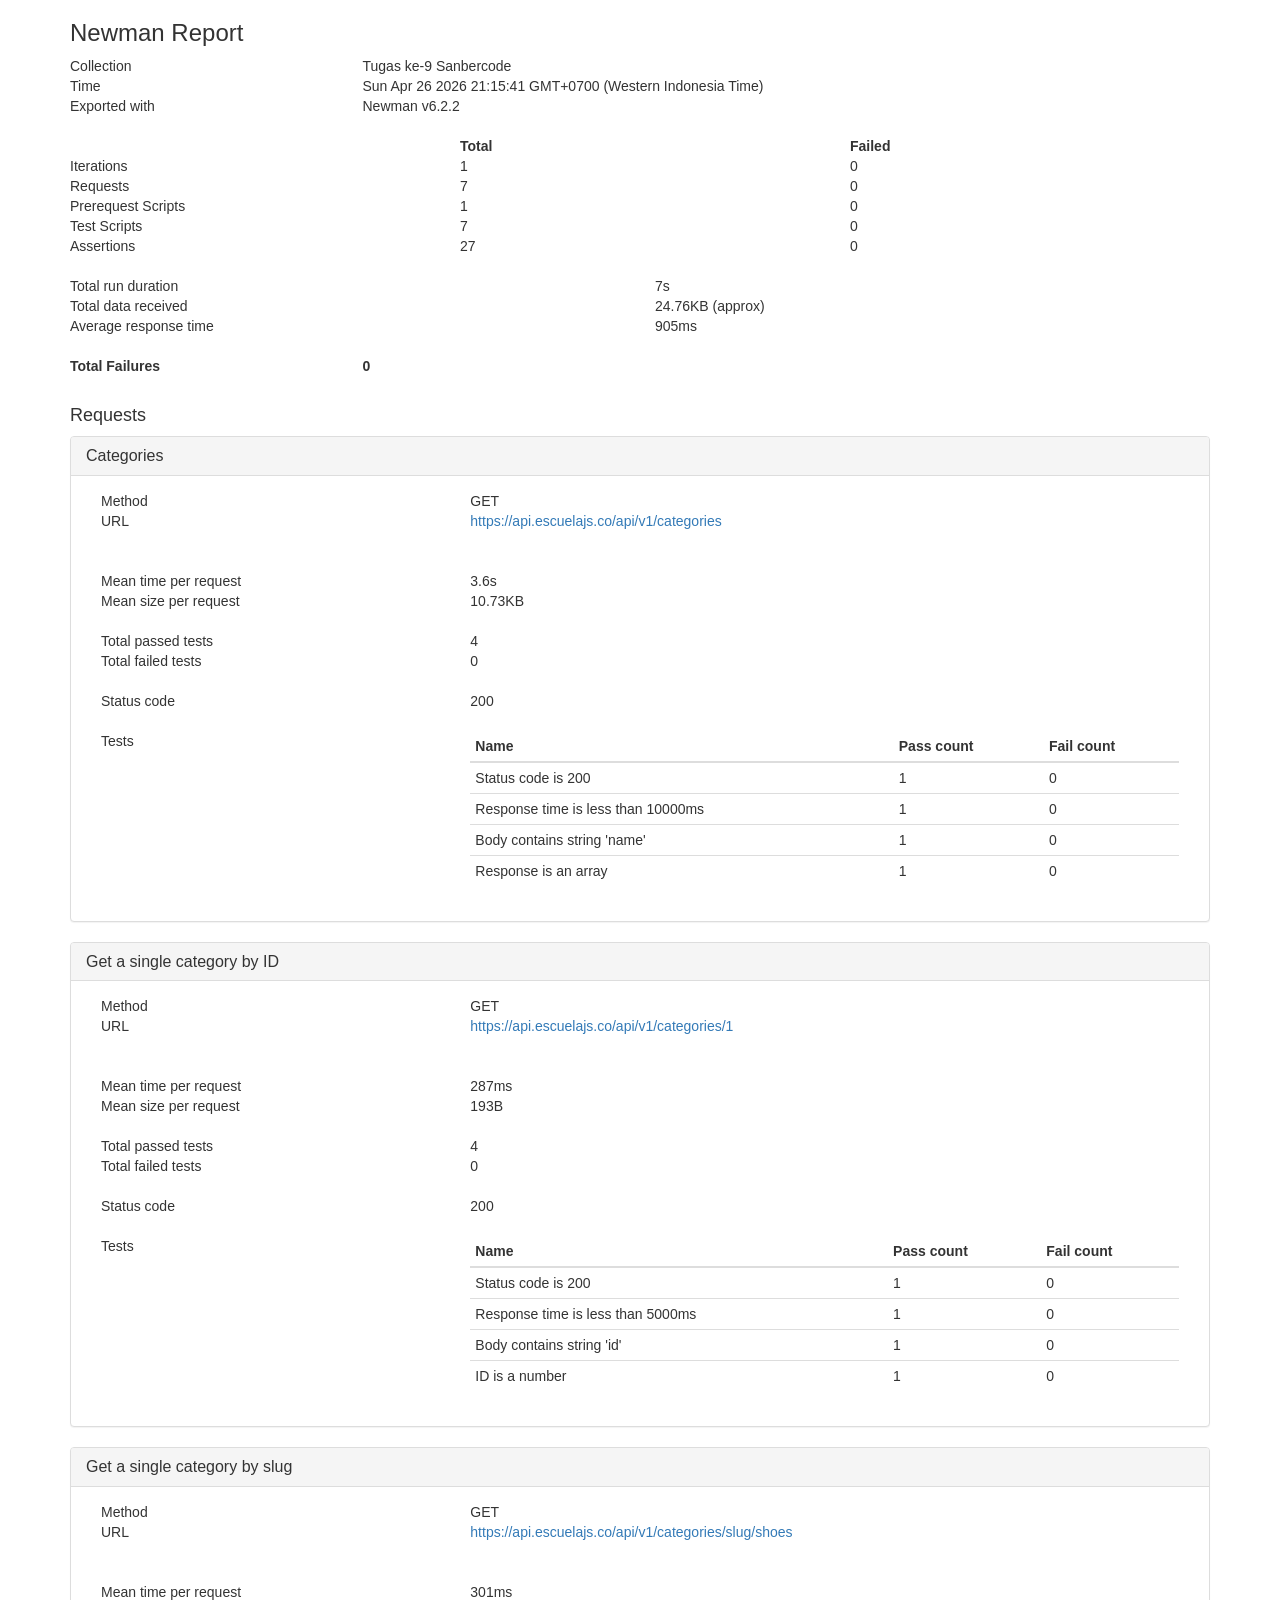
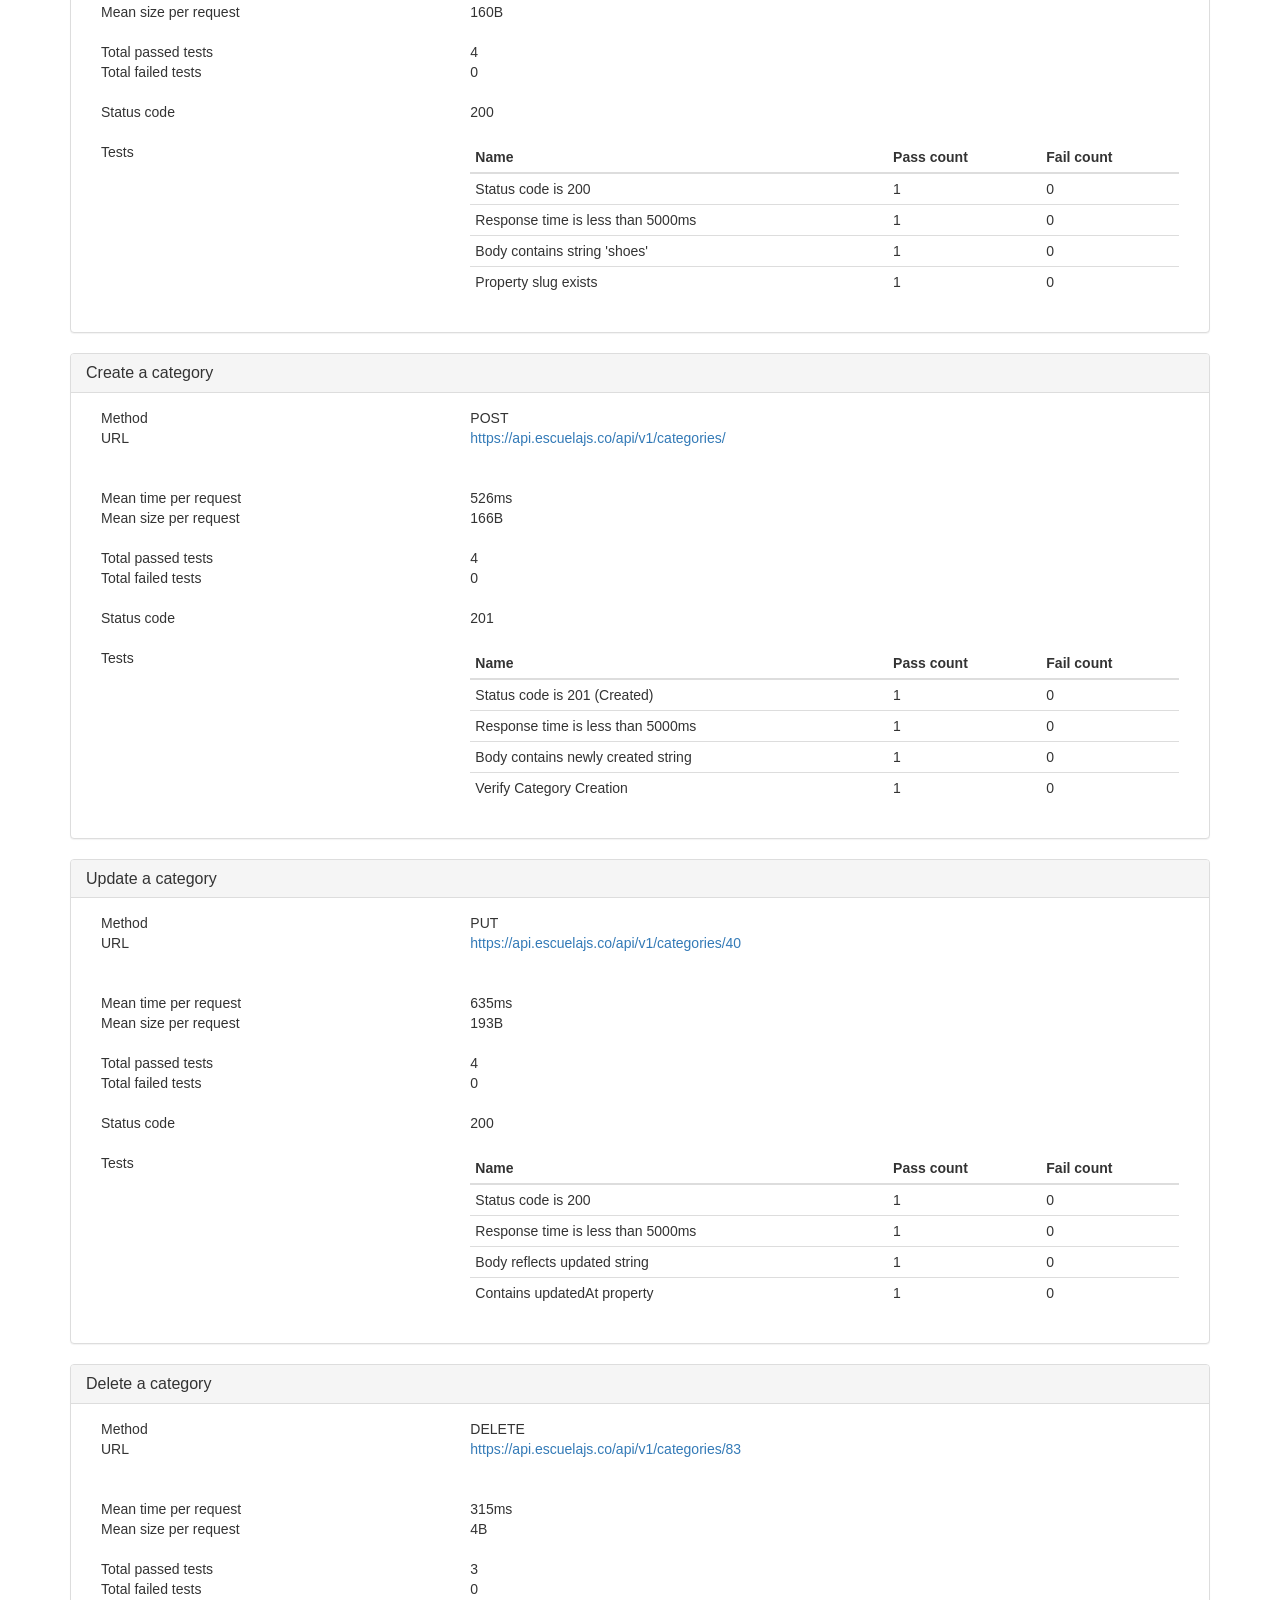
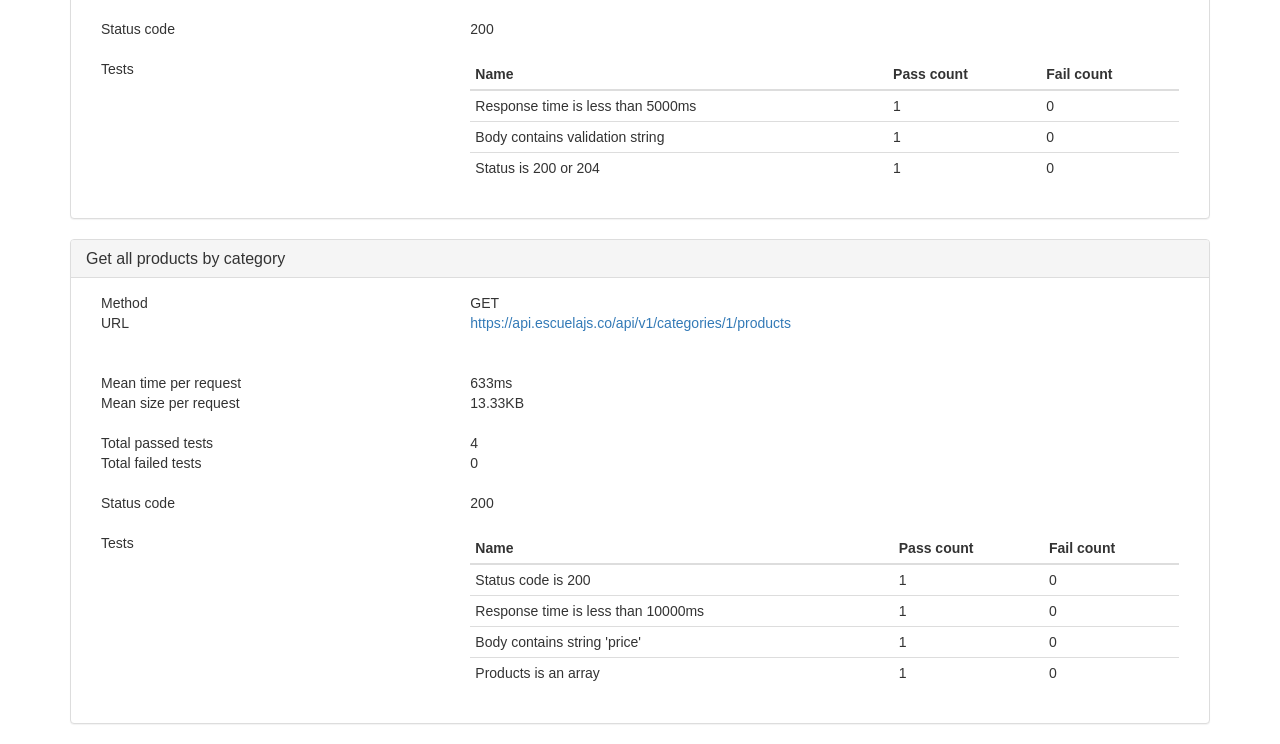
<file: API/report.html>
<!DOCTYPE html>
<html lang="en">
<head>
  <meta charset="UTF-8">
  <title>Postman Report</title>

  <style type="text/css">
        html{font-family:sans-serif;-webkit-text-size-adjust:100%;-ms-text-size-adjust:100%}body{margin:0}article,aside,details,figcaption,figure,footer,header,hgroup,main,menu,nav,section,summary{display:block}audio,canvas,progress,video{display:inline-block;vertical-align:baseline}audio:not([controls]){display:none;height:0}[hidden],template{display:none}a{background-color:transparent}a:active,a:hover{outline:0}abbr[title]{border-bottom:1px dotted}b,strong{font-weight:700}dfn{font-style:italic}h1{margin:.67em 0;font-size:2em}mark{color:#000;background:#ff0}small{font-size:80%}sub,sup{position:relative;font-size:75%;line-height:0;vertical-align:baseline}sup{top:-.5em}sub{bottom:-.25em}img{border:0}svg:not(:root){overflow:hidden}figure{margin:1em 40px}hr{height:0;-webkit-box-sizing:content-box;-moz-box-sizing:content-box;box-sizing:content-box}pre{overflow:auto}code,kbd,pre,samp{font-family:monospace,monospace;font-size:1em}button,input,optgroup,select,textarea{margin:0;font:inherit;color:inherit}button{overflow:visible}button,select{text-transform:none}button,html input[type=button],input[type=reset],input[type=submit]{-webkit-appearance:button;cursor:pointer}button[disabled],html input[disabled]{cursor:default}button::-moz-focus-inner,input::-moz-focus-inner{padding:0;border:0}input{line-height:normal}input[type=checkbox],input[type=radio]{-webkit-box-sizing:border-box;-moz-box-sizing:border-box;box-sizing:border-box;padding:0}input[type=number]::-webkit-inner-spin-button,input[type=number]::-webkit-outer-spin-button{height:auto}input[type=search]{-webkit-box-sizing:content-box;-moz-box-sizing:content-box;box-sizing:content-box;-webkit-appearance:textfield}input[type=search]::-webkit-search-cancel-button,input[type=search]::-webkit-search-decoration{-webkit-appearance:none}fieldset{padding:.35em .625em .75em;margin:0 2px;border:1px solid silver}legend{padding:0;border:0}textarea{overflow:auto}optgroup{font-weight:700}table{border-spacing:0;border-collapse:collapse}td,th{padding:0}/*! Source: https://github.com/h5bp/html5-boilerplate/blob/master/src/css/main.css */@media print{*,:before,:after{color:#000!important;text-shadow:none!important;background:transparent!important;-webkit-box-shadow:none!important;box-shadow:none!important}a,a:visited{text-decoration:underline}a[href]:after{content:" (" attr(href) ")"}abbr[title]:after{content:" (" attr(title) ")"}a[href^="#"]:after,a[href^="javascript:"]:after{content:""}pre,blockquote{border:1px solid #999;page-break-inside:avoid}thead{display:table-header-group}tr,img{page-break-inside:avoid}img{max-width:100%!important}p,h2,h3{orphans:3;widows:3}h2,h3{page-break-after:avoid}select{background:#fff!important}.navbar{display:none}.btn>.caret,.dropup>.btn>.caret{border-top-color:#000!important}.label{border:1px solid #000}.table{border-collapse:collapse!important}.table td,.table th{background-color:#fff!important}.table-bordered th,.table-bordered td{border:1px solid #ddd!important}}@font-face{font-family:'Glyphicons Halflings';src:url(../fonts/glyphicons-halflings-regular.eot);src:url(../fonts/glyphicons-halflings-regular.eot?#iefix) format('embedded-opentype'),url(../fonts/glyphicons-halflings-regular.woff) format('woff'),url(../fonts/glyphicons-halflings-regular.ttf) format('truetype'),url(../fonts/glyphicons-halflings-regular.svg#glyphicons_halflingsregular) format('svg')}.glyphicon{position:relative;top:1px;display:inline-block;font-family:'Glyphicons Halflings';font-style:normal;font-weight:400;line-height:1;-webkit-font-smoothing:antialiased;-moz-osx-font-smoothing:grayscale}.glyphicon-asterisk:before{content:"\2a"}.glyphicon-plus:before{content:"\2b"}.glyphicon-euro:before,.glyphicon-eur:before{content:"\20ac"}.glyphicon-minus:before{content:"\2212"}.glyphicon-cloud:before{content:"\2601"}.glyphicon-envelope:before{content:"\2709"}.glyphicon-pencil:before{content:"\270f"}.glyphicon-glass:before{content:"\e001"}.glyphicon-music:before{content:"\e002"}.glyphicon-search:before{content:"\e003"}.glyphicon-heart:before{content:"\e005"}.glyphicon-star:before{content:"\e006"}.glyphicon-star-empty:before{content:"\e007"}.glyphicon-user:before{content:"\e008"}.glyphicon-film:before{content:"\e009"}.glyphicon-th-large:before{content:"\e010"}.glyphicon-th:before{content:"\e011"}.glyphicon-th-list:before{content:"\e012"}.glyphicon-ok:before{content:"\e013"}.glyphicon-remove:before{content:"\e014"}.glyphicon-zoom-in:before{content:"\e015"}.glyphicon-zoom-out:before{content:"\e016"}.glyphicon-off:before{content:"\e017"}.glyphicon-signal:before{content:"\e018"}.glyphicon-cog:before{content:"\e019"}.glyphicon-trash:before{content:"\e020"}.glyphicon-home:before{content:"\e021"}.glyphicon-file:before{content:"\e022"}.glyphicon-time:before{content:"\e023"}.glyphicon-road:before{content:"\e024"}.glyphicon-download-alt:before{content:"\e025"}.glyphicon-download:before{content:"\e026"}.glyphicon-upload:before{content:"\e027"}.glyphicon-inbox:before{content:"\e028"}.glyphicon-play-circle:before{content:"\e029"}.glyphicon-repeat:before{content:"\e030"}.glyphicon-refresh:before{content:"\e031"}.glyphicon-list-alt:before{content:"\e032"}.glyphicon-lock:before{content:"\e033"}.glyphicon-flag:before{content:"\e034"}.glyphicon-headphones:before{content:"\e035"}.glyphicon-volume-off:before{content:"\e036"}.glyphicon-volume-down:before{content:"\e037"}.glyphicon-volume-up:before{content:"\e038"}.glyphicon-qrcode:before{content:"\e039"}.glyphicon-barcode:before{content:"\e040"}.glyphicon-tag:before{content:"\e041"}.glyphicon-tags:before{content:"\e042"}.glyphicon-book:before{content:"\e043"}.glyphicon-bookmark:before{content:"\e044"}.glyphicon-print:before{content:"\e045"}.glyphicon-camera:before{content:"\e046"}.glyphicon-font:before{content:"\e047"}.glyphicon-bold:before{content:"\e048"}.glyphicon-italic:before{content:"\e049"}.glyphicon-text-height:before{content:"\e050"}.glyphicon-text-width:before{content:"\e051"}.glyphicon-align-left:before{content:"\e052"}.glyphicon-align-center:before{content:"\e053"}.glyphicon-align-right:before{content:"\e054"}.glyphicon-align-justify:before{content:"\e055"}.glyphicon-list:before{content:"\e056"}.glyphicon-indent-left:before{content:"\e057"}.glyphicon-indent-right:before{content:"\e058"}.glyphicon-facetime-video:before{content:"\e059"}.glyphicon-picture:before{content:"\e060"}.glyphicon-map-marker:before{content:"\e062"}.glyphicon-adjust:before{content:"\e063"}.glyphicon-tint:before{content:"\e064"}.glyphicon-edit:before{content:"\e065"}.glyphicon-share:before{content:"\e066"}.glyphicon-check:before{content:"\e067"}.glyphicon-move:before{content:"\e068"}.glyphicon-step-backward:before{content:"\e069"}.glyphicon-fast-backward:before{content:"\e070"}.glyphicon-backward:before{content:"\e071"}.glyphicon-play:before{content:"\e072"}.glyphicon-pause:before{content:"\e073"}.glyphicon-stop:before{content:"\e074"}.glyphicon-forward:before{content:"\e075"}.glyphicon-fast-forward:before{content:"\e076"}.glyphicon-step-forward:before{content:"\e077"}.glyphicon-eject:before{content:"\e078"}.glyphicon-chevron-left:before{content:"\e079"}.glyphicon-chevron-right:before{content:"\e080"}.glyphicon-plus-sign:before{content:"\e081"}.glyphicon-minus-sign:before{content:"\e082"}.glyphicon-remove-sign:before{content:"\e083"}.glyphicon-ok-sign:before{content:"\e084"}.glyphicon-question-sign:before{content:"\e085"}.glyphicon-info-sign:before{content:"\e086"}.glyphicon-screenshot:before{content:"\e087"}.glyphicon-remove-circle:before{content:"\e088"}.glyphicon-ok-circle:before{content:"\e089"}.glyphicon-ban-circle:before{content:"\e090"}.glyphicon-arrow-left:before{content:"\e091"}.glyphicon-arrow-right:before{content:"\e092"}.glyphicon-arrow-up:before{content:"\e093"}.glyphicon-arrow-down:before{content:"\e094"}.glyphicon-share-alt:before{content:"\e095"}.glyphicon-resize-full:before{content:"\e096"}.glyphicon-resize-small:before{content:"\e097"}.glyphicon-exclamation-sign:before{content:"\e101"}.glyphicon-gift:before{content:"\e102"}.glyphicon-leaf:before{content:"\e103"}.glyphicon-fire:before{content:"\e104"}.glyphicon-eye-open:before{content:"\e105"}.glyphicon-eye-close:before{content:"\e106"}.glyphicon-warning-sign:before{content:"\e107"}.glyphicon-plane:before{content:"\e108"}.glyphicon-calendar:before{content:"\e109"}.glyphicon-random:before{content:"\e110"}.glyphicon-comment:before{content:"\e111"}.glyphicon-magnet:before{content:"\e112"}.glyphicon-chevron-up:before{content:"\e113"}.glyphicon-chevron-down:before{content:"\e114"}.glyphicon-retweet:before{content:"\e115"}.glyphicon-shopping-cart:before{content:"\e116"}.glyphicon-folder-close:before{content:"\e117"}.glyphicon-folder-open:before{content:"\e118"}.glyphicon-resize-vertical:before{content:"\e119"}.glyphicon-resize-horizontal:before{content:"\e120"}.glyphicon-hdd:before{content:"\e121"}.glyphicon-bullhorn:before{content:"\e122"}.glyphicon-bell:before{content:"\e123"}.glyphicon-certificate:before{content:"\e124"}.glyphicon-thumbs-up:before{content:"\e125"}.glyphicon-thumbs-down:before{content:"\e126"}.glyphicon-hand-right:before{content:"\e127"}.glyphicon-hand-left:before{content:"\e128"}.glyphicon-hand-up:before{content:"\e129"}.glyphicon-hand-down:before{content:"\e130"}.glyphicon-circle-arrow-right:before{content:"\e131"}.glyphicon-circle-arrow-left:before{content:"\e132"}.glyphicon-circle-arrow-up:before{content:"\e133"}.glyphicon-circle-arrow-down:before{content:"\e134"}.glyphicon-globe:before{content:"\e135"}.glyphicon-wrench:before{content:"\e136"}.glyphicon-tasks:before{content:"\e137"}.glyphicon-filter:before{content:"\e138"}.glyphicon-briefcase:before{content:"\e139"}.glyphicon-fullscreen:before{content:"\e140"}.glyphicon-dashboard:before{content:"\e141"}.glyphicon-paperclip:before{content:"\e142"}.glyphicon-heart-empty:before{content:"\e143"}.glyphicon-link:before{content:"\e144"}.glyphicon-phone:before{content:"\e145"}.glyphicon-pushpin:before{content:"\e146"}.glyphicon-usd:before{content:"\e148"}.glyphicon-gbp:before{content:"\e149"}.glyphicon-sort:before{content:"\e150"}.glyphicon-sort-by-alphabet:before{content:"\e151"}.glyphicon-sort-by-alphabet-alt:before{content:"\e152"}.glyphicon-sort-by-order:before{content:"\e153"}.glyphicon-sort-by-order-alt:before{content:"\e154"}.glyphicon-sort-by-attributes:before{content:"\e155"}.glyphicon-sort-by-attributes-alt:before{content:"\e156"}.glyphicon-unchecked:before{content:"\e157"}.glyphicon-expand:before{content:"\e158"}.glyphicon-collapse-down:before{content:"\e159"}.glyphicon-collapse-up:before{content:"\e160"}.glyphicon-log-in:before{content:"\e161"}.glyphicon-flash:before{content:"\e162"}.glyphicon-log-out:before{content:"\e163"}.glyphicon-new-window:before{content:"\e164"}.glyphicon-record:before{content:"\e165"}.glyphicon-save:before{content:"\e166"}.glyphicon-open:before{content:"\e167"}.glyphicon-saved:before{content:"\e168"}.glyphicon-import:before{content:"\e169"}.glyphicon-export:before{content:"\e170"}.glyphicon-send:before{content:"\e171"}.glyphicon-floppy-disk:before{content:"\e172"}.glyphicon-floppy-saved:before{content:"\e173"}.glyphicon-floppy-remove:before{content:"\e174"}.glyphicon-floppy-save:before{content:"\e175"}.glyphicon-floppy-open:before{content:"\e176"}.glyphicon-credit-card:before{content:"\e177"}.glyphicon-transfer:before{content:"\e178"}.glyphicon-cutlery:before{content:"\e179"}.glyphicon-header:before{content:"\e180"}.glyphicon-compressed:before{content:"\e181"}.glyphicon-earphone:before{content:"\e182"}.glyphicon-phone-alt:before{content:"\e183"}.glyphicon-tower:before{content:"\e184"}.glyphicon-stats:before{content:"\e185"}.glyphicon-sd-video:before{content:"\e186"}.glyphicon-hd-video:before{content:"\e187"}.glyphicon-subtitles:before{content:"\e188"}.glyphicon-sound-stereo:before{content:"\e189"}.glyphicon-sound-dolby:before{content:"\e190"}.glyphicon-sound-5-1:before{content:"\e191"}.glyphicon-sound-6-1:before{content:"\e192"}.glyphicon-sound-7-1:before{content:"\e193"}.glyphicon-copyright-mark:before{content:"\e194"}.glyphicon-registration-mark:before{content:"\e195"}.glyphicon-cloud-download:before{content:"\e197"}.glyphicon-cloud-upload:before{content:"\e198"}.glyphicon-tree-conifer:before{content:"\e199"}.glyphicon-tree-deciduous:before{content:"\e200"}*{-webkit-box-sizing:border-box;-moz-box-sizing:border-box;box-sizing:border-box}:before,:after{-webkit-box-sizing:border-box;-moz-box-sizing:border-box;box-sizing:border-box}html{font-size:10px;-webkit-tap-highlight-color:rgba(0,0,0,0)}body{font-family:"Helvetica Neue",Helvetica,Arial,sans-serif;font-size:14px;line-height:1.42857143;color:#333;background-color:#fff}input,button,select,textarea{font-family:inherit;font-size:inherit;line-height:inherit}a{color:#337ab7;text-decoration:none}a:hover,a:focus{color:#23527c;text-decoration:underline}a:focus{outline:thin dotted;outline:5px auto -webkit-focus-ring-color;outline-offset:-2px}figure{margin:0}img{vertical-align:middle}.img-responsive,.thumbnail>img,.thumbnail a>img,.carousel-inner>.item>img,.carousel-inner>.item>a>img{display:block;max-width:100%;height:auto}.img-rounded{border-radius:6px}.img-thumbnail{display:inline-block;max-width:100%;height:auto;padding:4px;line-height:1.42857143;background-color:#fff;border:1px solid #ddd;border-radius:4px;-webkit-transition:all .2s ease-in-out;-o-transition:all .2s ease-in-out;transition:all .2s ease-in-out}.img-circle{border-radius:50%}hr{margin-top:20px;margin-bottom:20px;border:0;border-top:1px solid #eee}.sr-only{position:absolute;width:1px;height:1px;padding:0;margin:-1px;overflow:hidden;clip:rect(0,0,0,0);border:0}.sr-only-focusable:active,.sr-only-focusable:focus{position:static;width:auto;height:auto;margin:0;overflow:visible;clip:auto}h1,h2,h3,h4,h5,h6,.h1,.h2,.h3,.h4,.h5,.h6{font-family:inherit;font-weight:500;line-height:1.1;color:inherit}h1 small,h2 small,h3 small,h4 small,h5 small,h6 small,.h1 small,.h2 small,.h3 small,.h4 small,.h5 small,.h6 small,h1 .small,h2 .small,h3 .small,h4 .small,h5 .small,h6 .small,.h1 .small,.h2 .small,.h3 .small,.h4 .small,.h5 .small,.h6 .small{font-weight:400;line-height:1;color:#777}h1,.h1,h2,.h2,h3,.h3{margin-top:20px;margin-bottom:10px}h1 small,.h1 small,h2 small,.h2 small,h3 small,.h3 small,h1 .small,.h1 .small,h2 .small,.h2 .small,h3 .small,.h3 .small{font-size:65%}h4,.h4,h5,.h5,h6,.h6{margin-top:10px;margin-bottom:10px}h4 small,.h4 small,h5 small,.h5 small,h6 small,.h6 small,h4 .small,.h4 .small,h5 .small,.h5 .small,h6 .small,.h6 .small{font-size:75%}h1,.h1{font-size:36px}h2,.h2{font-size:30px}h3,.h3{font-size:24px}h4,.h4{font-size:18px}h5,.h5{font-size:14px}h6,.h6{font-size:12px}p{margin:0 0 10px}.lead{margin-bottom:20px;font-size:16px;font-weight:300;line-height:1.4}@media (min-width:768px){.lead{font-size:21px}}small,.small{font-size:85%}mark,.mark{padding:.2em;background-color:#fcf8e3}.text-left{text-align:left}.text-right{text-align:right}.text-center{text-align:center}.text-justify{text-align:justify}.text-nowrap{white-space:nowrap}.text-lowercase{text-transform:lowercase}.text-uppercase{text-transform:uppercase}.text-capitalize{text-transform:capitalize}.text-muted{color:#777}.text-primary{color:#337ab7}a.text-primary:hover{color:#286090}.text-success{color:#3c763d}a.text-success:hover{color:#2b542c}.text-info{color:#31708f}a.text-info:hover{color:#245269}.text-warning{color:#8a6d3b}a.text-warning:hover{color:#66512c}.text-danger{color:#a94442}a.text-danger:hover{color:#843534}.bg-primary{color:#fff;background-color:#337ab7}a.bg-primary:hover{background-color:#286090}.bg-success{background-color:#dff0d8}a.bg-success:hover{background-color:#c1e2b3}.bg-info{background-color:#d9edf7}a.bg-info:hover{background-color:#afd9ee}.bg-warning{background-color:#fcf8e3}a.bg-warning:hover{background-color:#f7ecb5}.bg-danger{background-color:#f2dede}a.bg-danger:hover{background-color:#e4b9b9}.page-header{padding-bottom:9px;margin:40px 0 20px;border-bottom:1px solid #eee}ul,ol{margin-top:0;margin-bottom:10px}ul ul,ol ul,ul ol,ol ol{margin-bottom:0}.list-unstyled{padding-left:0;list-style:none}.list-inline{padding-left:0;margin-left:-5px;list-style:none}.list-inline>li{display:inline-block;padding-right:5px;padding-left:5px}dl{margin-top:0;margin-bottom:20px}dt,dd{line-height:1.42857143}dt{font-weight:700}dd{margin-left:0}@media (min-width:768px){.dl-horizontal dt{float:left;width:160px;overflow:hidden;clear:left;text-align:right;text-overflow:ellipsis;white-space:nowrap}.dl-horizontal dd{margin-left:180px}}abbr[title],abbr[data-original-title]{cursor:help;border-bottom:1px dotted #777}.initialism{font-size:90%;text-transform:uppercase}blockquote{padding:10px 20px;margin:0 0 20px;font-size:17.5px;border-left:5px solid #eee}blockquote p:last-child,blockquote ul:last-child,blockquote ol:last-child{margin-bottom:0}blockquote footer,blockquote small,blockquote .small{display:block;font-size:80%;line-height:1.42857143;color:#777}blockquote footer:before,blockquote small:before,blockquote .small:before{content:'\2014 \00A0'}.blockquote-reverse,blockquote.pull-right{padding-right:15px;padding-left:0;text-align:right;border-right:5px solid #eee;border-left:0}.blockquote-reverse footer:before,blockquote.pull-right footer:before,.blockquote-reverse small:before,blockquote.pull-right small:before,.blockquote-reverse .small:before,blockquote.pull-right .small:before{content:''}.blockquote-reverse footer:after,blockquote.pull-right footer:after,.blockquote-reverse small:after,blockquote.pull-right small:after,.blockquote-reverse .small:after,blockquote.pull-right .small:after{content:'\00A0 \2014'}address{margin-bottom:20px;font-style:normal;line-height:1.42857143}code,kbd,pre,samp{font-family:Menlo,Monaco,Consolas,"Courier New",monospace}code{padding:2px 4px;font-size:90%;color:#c7254e;background-color:#f9f2f4;border-radius:4px}kbd{padding:2px 4px;font-size:90%;color:#fff;background-color:#333;border-radius:3px;-webkit-box-shadow:inset 0 -1px 0 rgba(0,0,0,.25);box-shadow:inset 0 -1px 0 rgba(0,0,0,.25)}kbd kbd{padding:0;font-size:100%;font-weight:700;-webkit-box-shadow:none;box-shadow:none}pre{display:block;padding:9.5px;margin:0 0 10px;font-size:13px;line-height:1.42857143;color:#333;word-break:break-all;word-wrap:break-word;background-color:#f5f5f5;border:1px solid #ccc;border-radius:4px}pre code{padding:0;font-size:inherit;color:inherit;white-space:pre-wrap;background-color:transparent;border-radius:0}.pre-scrollable{max-height:340px;overflow-y:scroll}.container{padding-right:15px;padding-left:15px;margin-right:auto;margin-left:auto}@media (min-width:768px){.container{width:750px}}@media (min-width:992px){.container{width:970px}}@media (min-width:1200px){.container{width:1170px}}.container-fluid{padding-right:15px;padding-left:15px;margin-right:auto;margin-left:auto}.row{margin-right:-15px;margin-left:-15px}.col-xs-1,.col-sm-1,.col-md-1,.col-lg-1,.col-xs-2,.col-sm-2,.col-md-2,.col-lg-2,.col-xs-3,.col-sm-3,.col-md-3,.col-lg-3,.col-xs-4,.col-sm-4,.col-md-4,.col-lg-4,.col-xs-5,.col-sm-5,.col-md-5,.col-lg-5,.col-xs-6,.col-sm-6,.col-md-6,.col-lg-6,.col-xs-7,.col-sm-7,.col-md-7,.col-lg-7,.col-xs-8,.col-sm-8,.col-md-8,.col-lg-8,.col-xs-9,.col-sm-9,.col-md-9,.col-lg-9,.col-xs-10,.col-sm-10,.col-md-10,.col-lg-10,.col-xs-11,.col-sm-11,.col-md-11,.col-lg-11,.col-xs-12,.col-sm-12,.col-md-12,.col-lg-12{position:relative;min-height:1px;padding-right:15px;padding-left:15px}.col-xs-1,.col-xs-2,.col-xs-3,.col-xs-4,.col-xs-5,.col-xs-6,.col-xs-7,.col-xs-8,.col-xs-9,.col-xs-10,.col-xs-11,.col-xs-12{float:left}.col-xs-12{width:100%}.col-xs-11{width:91.66666667%}.col-xs-10{width:83.33333333%}.col-xs-9{width:75%}.col-xs-8{width:66.66666667%}.col-xs-7{width:58.33333333%}.col-xs-6{width:50%}.col-xs-5{width:41.66666667%}.col-xs-4{width:33.33333333%}.col-xs-3{width:25%}.col-xs-2{width:16.66666667%}.col-xs-1{width:8.33333333%}.col-xs-pull-12{right:100%}.col-xs-pull-11{right:91.66666667%}.col-xs-pull-10{right:83.33333333%}.col-xs-pull-9{right:75%}.col-xs-pull-8{right:66.66666667%}.col-xs-pull-7{right:58.33333333%}.col-xs-pull-6{right:50%}.col-xs-pull-5{right:41.66666667%}.col-xs-pull-4{right:33.33333333%}.col-xs-pull-3{right:25%}.col-xs-pull-2{right:16.66666667%}.col-xs-pull-1{right:8.33333333%}.col-xs-pull-0{right:auto}.col-xs-push-12{left:100%}.col-xs-push-11{left:91.66666667%}.col-xs-push-10{left:83.33333333%}.col-xs-push-9{left:75%}.col-xs-push-8{left:66.66666667%}.col-xs-push-7{left:58.33333333%}.col-xs-push-6{left:50%}.col-xs-push-5{left:41.66666667%}.col-xs-push-4{left:33.33333333%}.col-xs-push-3{left:25%}.col-xs-push-2{left:16.66666667%}.col-xs-push-1{left:8.33333333%}.col-xs-push-0{left:auto}.col-xs-offset-12{margin-left:100%}.col-xs-offset-11{margin-left:91.66666667%}.col-xs-offset-10{margin-left:83.33333333%}.col-xs-offset-9{margin-left:75%}.col-xs-offset-8{margin-left:66.66666667%}.col-xs-offset-7{margin-left:58.33333333%}.col-xs-offset-6{margin-left:50%}.col-xs-offset-5{margin-left:41.66666667%}.col-xs-offset-4{margin-left:33.33333333%}.col-xs-offset-3{margin-left:25%}.col-xs-offset-2{margin-left:16.66666667%}.col-xs-offset-1{margin-left:8.33333333%}.col-xs-offset-0{margin-left:0}@media (min-width:768px){.col-sm-1,.col-sm-2,.col-sm-3,.col-sm-4,.col-sm-5,.col-sm-6,.col-sm-7,.col-sm-8,.col-sm-9,.col-sm-10,.col-sm-11,.col-sm-12{float:left}.col-sm-12{width:100%}.col-sm-11{width:91.66666667%}.col-sm-10{width:83.33333333%}.col-sm-9{width:75%}.col-sm-8{width:66.66666667%}.col-sm-7{width:58.33333333%}.col-sm-6{width:50%}.col-sm-5{width:41.66666667%}.col-sm-4{width:33.33333333%}.col-sm-3{width:25%}.col-sm-2{width:16.66666667%}.col-sm-1{width:8.33333333%}.col-sm-pull-12{right:100%}.col-sm-pull-11{right:91.66666667%}.col-sm-pull-10{right:83.33333333%}.col-sm-pull-9{right:75%}.col-sm-pull-8{right:66.66666667%}.col-sm-pull-7{right:58.33333333%}.col-sm-pull-6{right:50%}.col-sm-pull-5{right:41.66666667%}.col-sm-pull-4{right:33.33333333%}.col-sm-pull-3{right:25%}.col-sm-pull-2{right:16.66666667%}.col-sm-pull-1{right:8.33333333%}.col-sm-pull-0{right:auto}.col-sm-push-12{left:100%}.col-sm-push-11{left:91.66666667%}.col-sm-push-10{left:83.33333333%}.col-sm-push-9{left:75%}.col-sm-push-8{left:66.66666667%}.col-sm-push-7{left:58.33333333%}.col-sm-push-6{left:50%}.col-sm-push-5{left:41.66666667%}.col-sm-push-4{left:33.33333333%}.col-sm-push-3{left:25%}.col-sm-push-2{left:16.66666667%}.col-sm-push-1{left:8.33333333%}.col-sm-push-0{left:auto}.col-sm-offset-12{margin-left:100%}.col-sm-offset-11{margin-left:91.66666667%}.col-sm-offset-10{margin-left:83.33333333%}.col-sm-offset-9{margin-left:75%}.col-sm-offset-8{margin-left:66.66666667%}.col-sm-offset-7{margin-left:58.33333333%}.col-sm-offset-6{margin-left:50%}.col-sm-offset-5{margin-left:41.66666667%}.col-sm-offset-4{margin-left:33.33333333%}.col-sm-offset-3{margin-left:25%}.col-sm-offset-2{margin-left:16.66666667%}.col-sm-offset-1{margin-left:8.33333333%}.col-sm-offset-0{margin-left:0}}@media (min-width:992px){.col-md-1,.col-md-2,.col-md-3,.col-md-4,.col-md-5,.col-md-6,.col-md-7,.col-md-8,.col-md-9,.col-md-10,.col-md-11,.col-md-12{float:left}.col-md-12{width:100%}.col-md-11{width:91.66666667%}.col-md-10{width:83.33333333%}.col-md-9{width:75%}.col-md-8{width:66.66666667%}.col-md-7{width:58.33333333%}.col-md-6{width:50%}.col-md-5{width:41.66666667%}.col-md-4{width:33.33333333%}.col-md-3{width:25%}.col-md-2{width:16.66666667%}.col-md-1{width:8.33333333%}.col-md-pull-12{right:100%}.col-md-pull-11{right:91.66666667%}.col-md-pull-10{right:83.33333333%}.col-md-pull-9{right:75%}.col-md-pull-8{right:66.66666667%}.col-md-pull-7{right:58.33333333%}.col-md-pull-6{right:50%}.col-md-pull-5{right:41.66666667%}.col-md-pull-4{right:33.33333333%}.col-md-pull-3{right:25%}.col-md-pull-2{right:16.66666667%}.col-md-pull-1{right:8.33333333%}.col-md-pull-0{right:auto}.col-md-push-12{left:100%}.col-md-push-11{left:91.66666667%}.col-md-push-10{left:83.33333333%}.col-md-push-9{left:75%}.col-md-push-8{left:66.66666667%}.col-md-push-7{left:58.33333333%}.col-md-push-6{left:50%}.col-md-push-5{left:41.66666667%}.col-md-push-4{left:33.33333333%}.col-md-push-3{left:25%}.col-md-push-2{left:16.66666667%}.col-md-push-1{left:8.33333333%}.col-md-push-0{left:auto}.col-md-offset-12{margin-left:100%}.col-md-offset-11{margin-left:91.66666667%}.col-md-offset-10{margin-left:83.33333333%}.col-md-offset-9{margin-left:75%}.col-md-offset-8{margin-left:66.66666667%}.col-md-offset-7{margin-left:58.33333333%}.col-md-offset-6{margin-left:50%}.col-md-offset-5{margin-left:41.66666667%}.col-md-offset-4{margin-left:33.33333333%}.col-md-offset-3{margin-left:25%}.col-md-offset-2{margin-left:16.66666667%}.col-md-offset-1{margin-left:8.33333333%}.col-md-offset-0{margin-left:0}}@media (min-width:1200px){.col-lg-1,.col-lg-2,.col-lg-3,.col-lg-4,.col-lg-5,.col-lg-6,.col-lg-7,.col-lg-8,.col-lg-9,.col-lg-10,.col-lg-11,.col-lg-12{float:left}.col-lg-12{width:100%}.col-lg-11{width:91.66666667%}.col-lg-10{width:83.33333333%}.col-lg-9{width:75%}.col-lg-8{width:66.66666667%}.col-lg-7{width:58.33333333%}.col-lg-6{width:50%}.col-lg-5{width:41.66666667%}.col-lg-4{width:33.33333333%}.col-lg-3{width:25%}.col-lg-2{width:16.66666667%}.col-lg-1{width:8.33333333%}.col-lg-pull-12{right:100%}.col-lg-pull-11{right:91.66666667%}.col-lg-pull-10{right:83.33333333%}.col-lg-pull-9{right:75%}.col-lg-pull-8{right:66.66666667%}.col-lg-pull-7{right:58.33333333%}.col-lg-pull-6{right:50%}.col-lg-pull-5{right:41.66666667%}.col-lg-pull-4{right:33.33333333%}.col-lg-pull-3{right:25%}.col-lg-pull-2{right:16.66666667%}.col-lg-pull-1{right:8.33333333%}.col-lg-pull-0{right:auto}.col-lg-push-12{left:100%}.col-lg-push-11{left:91.66666667%}.col-lg-push-10{left:83.33333333%}.col-lg-push-9{left:75%}.col-lg-push-8{left:66.66666667%}.col-lg-push-7{left:58.33333333%}.col-lg-push-6{left:50%}.col-lg-push-5{left:41.66666667%}.col-lg-push-4{left:33.33333333%}.col-lg-push-3{left:25%}.col-lg-push-2{left:16.66666667%}.col-lg-push-1{left:8.33333333%}.col-lg-push-0{left:auto}.col-lg-offset-12{margin-left:100%}.col-lg-offset-11{margin-left:91.66666667%}.col-lg-offset-10{margin-left:83.33333333%}.col-lg-offset-9{margin-left:75%}.col-lg-offset-8{margin-left:66.66666667%}.col-lg-offset-7{margin-left:58.33333333%}.col-lg-offset-6{margin-left:50%}.col-lg-offset-5{margin-left:41.66666667%}.col-lg-offset-4{margin-left:33.33333333%}.col-lg-offset-3{margin-left:25%}.col-lg-offset-2{margin-left:16.66666667%}.col-lg-offset-1{margin-left:8.33333333%}.col-lg-offset-0{margin-left:0}}table{background-color:transparent}caption{padding-top:8px;padding-bottom:8px;color:#777;text-align:left}th{text-align:left}.table{width:100%;max-width:100%;margin-bottom:20px}.table>thead>tr>th,.table>tbody>tr>th,.table>tfoot>tr>th,.table>thead>tr>td,.table>tbody>tr>td,.table>tfoot>tr>td{padding:8px;line-height:1.42857143;vertical-align:top;border-top:1px solid #ddd}.table>thead>tr>th{vertical-align:bottom;border-bottom:2px solid #ddd}.table>caption+thead>tr:first-child>th,.table>colgroup+thead>tr:first-child>th,.table>thead:first-child>tr:first-child>th,.table>caption+thead>tr:first-child>td,.table>colgroup+thead>tr:first-child>td,.table>thead:first-child>tr:first-child>td{border-top:0}.table>tbody+tbody{border-top:2px solid #ddd}.table .table{background-color:#fff}.table-condensed>thead>tr>th,.table-condensed>tbody>tr>th,.table-condensed>tfoot>tr>th,.table-condensed>thead>tr>td,.table-condensed>tbody>tr>td,.table-condensed>tfoot>tr>td{padding:5px}.table-bordered{border:1px solid #ddd}.table-bordered>thead>tr>th,.table-bordered>tbody>tr>th,.table-bordered>tfoot>tr>th,.table-bordered>thead>tr>td,.table-bordered>tbody>tr>td,.table-bordered>tfoot>tr>td{border:1px solid #ddd}.table-bordered>thead>tr>th,.table-bordered>thead>tr>td{border-bottom-width:2px}.table-striped>tbody>tr:nth-child(odd){background-color:#f9f9f9}.table-hover>tbody>tr:hover{background-color:#f5f5f5}table col[class*=col-]{position:static;display:table-column;float:none}table td[class*=col-],table th[class*=col-]{position:static;display:table-cell;float:none}.table>thead>tr>td.active,.table>tbody>tr>td.active,.table>tfoot>tr>td.active,.table>thead>tr>th.active,.table>tbody>tr>th.active,.table>tfoot>tr>th.active,.table>thead>tr.active>td,.table>tbody>tr.active>td,.table>tfoot>tr.active>td,.table>thead>tr.active>th,.table>tbody>tr.active>th,.table>tfoot>tr.active>th{background-color:#f5f5f5}.table-hover>tbody>tr>td.active:hover,.table-hover>tbody>tr>th.active:hover,.table-hover>tbody>tr.active:hover>td,.table-hover>tbody>tr:hover>.active,.table-hover>tbody>tr.active:hover>th{background-color:#e8e8e8}.table>thead>tr>td.success,.table>tbody>tr>td.success,.table>tfoot>tr>td.success,.table>thead>tr>th.success,.table>tbody>tr>th.success,.table>tfoot>tr>th.success,.table>thead>tr.success>td,.table>tbody>tr.success>td,.table>tfoot>tr.success>td,.table>thead>tr.success>th,.table>tbody>tr.success>th,.table>tfoot>tr.success>th{background-color:#dff0d8}.table-hover>tbody>tr>td.success:hover,.table-hover>tbody>tr>th.success:hover,.table-hover>tbody>tr.success:hover>td,.table-hover>tbody>tr:hover>.success,.table-hover>tbody>tr.success:hover>th{background-color:#d0e9c6}.table>thead>tr>td.info,.table>tbody>tr>td.info,.table>tfoot>tr>td.info,.table>thead>tr>th.info,.table>tbody>tr>th.info,.table>tfoot>tr>th.info,.table>thead>tr.info>td,.table>tbody>tr.info>td,.table>tfoot>tr.info>td,.table>thead>tr.info>th,.table>tbody>tr.info>th,.table>tfoot>tr.info>th{background-color:#d9edf7}.table-hover>tbody>tr>td.info:hover,.table-hover>tbody>tr>th.info:hover,.table-hover>tbody>tr.info:hover>td,.table-hover>tbody>tr:hover>.info,.table-hover>tbody>tr.info:hover>th{background-color:#c4e3f3}.table>thead>tr>td.warning,.table>tbody>tr>td.warning,.table>tfoot>tr>td.warning,.table>thead>tr>th.warning,.table>tbody>tr>th.warning,.table>tfoot>tr>th.warning,.table>thead>tr.warning>td,.table>tbody>tr.warning>td,.table>tfoot>tr.warning>td,.table>thead>tr.warning>th,.table>tbody>tr.warning>th,.table>tfoot>tr.warning>th{background-color:#fcf8e3}.table-hover>tbody>tr>td.warning:hover,.table-hover>tbody>tr>th.warning:hover,.table-hover>tbody>tr.warning:hover>td,.table-hover>tbody>tr:hover>.warning,.table-hover>tbody>tr.warning:hover>th{background-color:#faf2cc}.table>thead>tr>td.danger,.table>tbody>tr>td.danger,.table>tfoot>tr>td.danger,.table>thead>tr>th.danger,.table>tbody>tr>th.danger,.table>tfoot>tr>th.danger,.table>thead>tr.danger>td,.table>tbody>tr.danger>td,.table>tfoot>tr.danger>td,.table>thead>tr.danger>th,.table>tbody>tr.danger>th,.table>tfoot>tr.danger>th{background-color:#f2dede}.table-hover>tbody>tr>td.danger:hover,.table-hover>tbody>tr>th.danger:hover,.table-hover>tbody>tr.danger:hover>td,.table-hover>tbody>tr:hover>.danger,.table-hover>tbody>tr.danger:hover>th{background-color:#ebcccc}.table-responsive{min-height:.01%;overflow-x:auto}@media screen and (max-width:767px){.table-responsive{width:100%;margin-bottom:15px;overflow-y:hidden;-ms-overflow-style:-ms-autohiding-scrollbar;border:1px solid #ddd}.table-responsive>.table{margin-bottom:0}.table-responsive>.table>thead>tr>th,.table-responsive>.table>tbody>tr>th,.table-responsive>.table>tfoot>tr>th,.table-responsive>.table>thead>tr>td,.table-responsive>.table>tbody>tr>td,.table-responsive>.table>tfoot>tr>td{white-space:nowrap}.table-responsive>.table-bordered{border:0}.table-responsive>.table-bordered>thead>tr>th:first-child,.table-responsive>.table-bordered>tbody>tr>th:first-child,.table-responsive>.table-bordered>tfoot>tr>th:first-child,.table-responsive>.table-bordered>thead>tr>td:first-child,.table-responsive>.table-bordered>tbody>tr>td:first-child,.table-responsive>.table-bordered>tfoot>tr>td:first-child{border-left:0}.table-responsive>.table-bordered>thead>tr>th:last-child,.table-responsive>.table-bordered>tbody>tr>th:last-child,.table-responsive>.table-bordered>tfoot>tr>th:last-child,.table-responsive>.table-bordered>thead>tr>td:last-child,.table-responsive>.table-bordered>tbody>tr>td:last-child,.table-responsive>.table-bordered>tfoot>tr>td:last-child{border-right:0}.table-responsive>.table-bordered>tbody>tr:last-child>th,.table-responsive>.table-bordered>tfoot>tr:last-child>th,.table-responsive>.table-bordered>tbody>tr:last-child>td,.table-responsive>.table-bordered>tfoot>tr:last-child>td{border-bottom:0}}fieldset{min-width:0;padding:0;margin:0;border:0}legend{display:block;width:100%;padding:0;margin-bottom:20px;font-size:21px;line-height:inherit;color:#333;border:0;border-bottom:1px solid #e5e5e5}label{display:inline-block;max-width:100%;margin-bottom:5px;font-weight:700}input[type=search]{-webkit-box-sizing:border-box;-moz-box-sizing:border-box;box-sizing:border-box}input[type=radio],input[type=checkbox]{margin:4px 0 0;margin-top:1px \9;line-height:normal}input[type=file]{display:block}input[type=range]{display:block;width:100%}select[multiple],select[size]{height:auto}input[type=file]:focus,input[type=radio]:focus,input[type=checkbox]:focus{outline:thin dotted;outline:5px auto -webkit-focus-ring-color;outline-offset:-2px}output{display:block;padding-top:7px;font-size:14px;line-height:1.42857143;color:#555}.form-control{display:block;width:100%;height:34px;padding:6px 12px;font-size:14px;line-height:1.42857143;color:#555;background-color:#fff;background-image:none;border:1px solid #ccc;border-radius:4px;-webkit-box-shadow:inset 0 1px 1px rgba(0,0,0,.075);box-shadow:inset 0 1px 1px rgba(0,0,0,.075);-webkit-transition:border-color ease-in-out .15s,-webkit-box-shadow ease-in-out .15s;-o-transition:border-color ease-in-out .15s,box-shadow ease-in-out .15s;transition:border-color ease-in-out .15s,box-shadow ease-in-out .15s}.form-control:focus{border-color:#66afe9;outline:0;-webkit-box-shadow:inset 0 1px 1px rgba(0,0,0,.075),0 0 8px rgba(102,175,233,.6);box-shadow:inset 0 1px 1px rgba(0,0,0,.075),0 0 8px rgba(102,175,233,.6)}.form-control::-moz-placeholder{color:#999;opacity:1}.form-control:-ms-input-placeholder{color:#999}.form-control::-webkit-input-placeholder{color:#999}.form-control[disabled],.form-control[readonly],fieldset[disabled] .form-control{cursor:not-allowed;background-color:#eee;opacity:1}textarea.form-control{height:auto}input[type=search]{-webkit-appearance:none}@media screen and (-webkit-min-device-pixel-ratio:0){input[type=date],input[type=time],input[type=datetime-local],input[type=month]{line-height:34px}input[type=date].input-sm,input[type=time].input-sm,input[type=datetime-local].input-sm,input[type=month].input-sm{line-height:30px}input[type=date].input-lg,input[type=time].input-lg,input[type=datetime-local].input-lg,input[type=month].input-lg{line-height:46px}}.form-group{margin-bottom:15px}.radio,.checkbox{position:relative;display:block;margin-top:10px;margin-bottom:10px}.radio label,.checkbox label{min-height:20px;padding-left:20px;margin-bottom:0;font-weight:400;cursor:pointer}.radio input[type=radio],.radio-inline input[type=radio],.checkbox input[type=checkbox],.checkbox-inline input[type=checkbox]{position:absolute;margin-top:4px \9;margin-left:-20px}.radio+.radio,.checkbox+.checkbox{margin-top:-5px}.radio-inline,.checkbox-inline{display:inline-block;padding-left:20px;margin-bottom:0;font-weight:400;vertical-align:middle;cursor:pointer}.radio-inline+.radio-inline,.checkbox-inline+.checkbox-inline{margin-top:0;margin-left:10px}input[type=radio][disabled],input[type=checkbox][disabled],input[type=radio].disabled,input[type=checkbox].disabled,fieldset[disabled] input[type=radio],fieldset[disabled] input[type=checkbox]{cursor:not-allowed}.radio-inline.disabled,.checkbox-inline.disabled,fieldset[disabled] .radio-inline,fieldset[disabled] .checkbox-inline{cursor:not-allowed}.radio.disabled label,.checkbox.disabled label,fieldset[disabled] .radio label,fieldset[disabled] .checkbox label{cursor:not-allowed}.form-control-static{padding-top:7px;padding-bottom:7px;margin-bottom:0}.form-control-static.input-lg,.form-control-static.input-sm{padding-right:0;padding-left:0}.input-sm,.form-group-sm .form-control{height:30px;padding:5px 10px;font-size:12px;line-height:1.5;border-radius:3px}select.input-sm,select.form-group-sm .form-control{height:30px;line-height:30px}textarea.input-sm,textarea.form-group-sm .form-control,select[multiple].input-sm,select[multiple].form-group-sm .form-control{height:auto}.input-lg,.form-group-lg .form-control{height:46px;padding:10px 16px;font-size:18px;line-height:1.33;border-radius:6px}select.input-lg,select.form-group-lg .form-control{height:46px;line-height:46px}textarea.input-lg,textarea.form-group-lg .form-control,select[multiple].input-lg,select[multiple].form-group-lg .form-control{height:auto}.has-feedback{position:relative}.has-feedback .form-control{padding-right:42.5px}.form-control-feedback{position:absolute;top:0;right:0;z-index:2;display:block;width:34px;height:34px;line-height:34px;text-align:center;pointer-events:none}.input-lg+.form-control-feedback{width:46px;height:46px;line-height:46px}.input-sm+.form-control-feedback{width:30px;height:30px;line-height:30px}.has-success .help-block,.has-success .control-label,.has-success .radio,.has-success .checkbox,.has-success .radio-inline,.has-success .checkbox-inline,.has-success.radio label,.has-success.checkbox label,.has-success.radio-inline label,.has-success.checkbox-inline label{color:#3c763d}.has-success .form-control{border-color:#3c763d;-webkit-box-shadow:inset 0 1px 1px rgba(0,0,0,.075);box-shadow:inset 0 1px 1px rgba(0,0,0,.075)}.has-success .form-control:focus{border-color:#2b542c;-webkit-box-shadow:inset 0 1px 1px rgba(0,0,0,.075),0 0 6px #67b168;box-shadow:inset 0 1px 1px rgba(0,0,0,.075),0 0 6px #67b168}.has-success .input-group-addon{color:#3c763d;background-color:#dff0d8;border-color:#3c763d}.has-success .form-control-feedback{color:#3c763d}.has-warning .help-block,.has-warning .control-label,.has-warning .radio,.has-warning .checkbox,.has-warning .radio-inline,.has-warning .checkbox-inline,.has-warning.radio label,.has-warning.checkbox label,.has-warning.radio-inline label,.has-warning.checkbox-inline label{color:#8a6d3b}.has-warning .form-control{border-color:#8a6d3b;-webkit-box-shadow:inset 0 1px 1px rgba(0,0,0,.075);box-shadow:inset 0 1px 1px rgba(0,0,0,.075)}.has-warning .form-control:focus{border-color:#66512c;-webkit-box-shadow:inset 0 1px 1px rgba(0,0,0,.075),0 0 6px #c0a16b;box-shadow:inset 0 1px 1px rgba(0,0,0,.075),0 0 6px #c0a16b}.has-warning .input-group-addon{color:#8a6d3b;background-color:#fcf8e3;border-color:#8a6d3b}.has-warning .form-control-feedback{color:#8a6d3b}.has-error .help-block,.has-error .control-label,.has-error .radio,.has-error .checkbox,.has-error .radio-inline,.has-error .checkbox-inline,.has-error.radio label,.has-error.checkbox label,.has-error.radio-inline label,.has-error.checkbox-inline label{color:#a94442}.has-error .form-control{border-color:#a94442;-webkit-box-shadow:inset 0 1px 1px rgba(0,0,0,.075);box-shadow:inset 0 1px 1px rgba(0,0,0,.075)}.has-error .form-control:focus{border-color:#843534;-webkit-box-shadow:inset 0 1px 1px rgba(0,0,0,.075),0 0 6px #ce8483;box-shadow:inset 0 1px 1px rgba(0,0,0,.075),0 0 6px #ce8483}.has-error .input-group-addon{color:#a94442;background-color:#f2dede;border-color:#a94442}.has-error .form-control-feedback{color:#a94442}.has-feedback label~.form-control-feedback{top:25px}.has-feedback label.sr-only~.form-control-feedback{top:0}.help-block{display:block;margin-top:5px;margin-bottom:10px;color:#737373}@media (min-width:768px){.form-inline .form-group{display:inline-block;margin-bottom:0;vertical-align:middle}.form-inline .form-control{display:inline-block;width:auto;vertical-align:middle}.form-inline .form-control-static{display:inline-block}.form-inline .input-group{display:inline-table;vertical-align:middle}.form-inline .input-group .input-group-addon,.form-inline .input-group .input-group-btn,.form-inline .input-group .form-control{width:auto}.form-inline .input-group>.form-control{width:100%}.form-inline .control-label{margin-bottom:0;vertical-align:middle}.form-inline .radio,.form-inline .checkbox{display:inline-block;margin-top:0;margin-bottom:0;vertical-align:middle}.form-inline .radio label,.form-inline .checkbox label{padding-left:0}.form-inline .radio input[type=radio],.form-inline .checkbox input[type=checkbox]{position:relative;margin-left:0}.form-inline .has-feedback .form-control-feedback{top:0}}.form-horizontal .radio,.form-horizontal .checkbox,.form-horizontal .radio-inline,.form-horizontal .checkbox-inline{padding-top:7px;margin-top:0;margin-bottom:0}.form-horizontal .radio,.form-horizontal .checkbox{min-height:27px}.form-horizontal .form-group{margin-right:-15px;margin-left:-15px}@media (min-width:768px){.form-horizontal .control-label{padding-top:7px;margin-bottom:0;text-align:right}}.form-horizontal .has-feedback .form-control-feedback{right:15px}@media (min-width:768px){.form-horizontal .form-group-lg .control-label{padding-top:14.3px}}@media (min-width:768px){.form-horizontal .form-group-sm .control-label{padding-top:6px}}.btn{display:inline-block;padding:6px 12px;margin-bottom:0;font-size:14px;font-weight:400;line-height:1.42857143;text-align:center;white-space:nowrap;vertical-align:middle;-ms-touch-action:manipulation;touch-action:manipulation;cursor:pointer;-webkit-user-select:none;-moz-user-select:none;-ms-user-select:none;user-select:none;background-image:none;border:1px solid transparent;border-radius:4px}.btn:focus,.btn:active:focus,.btn.active:focus,.btn.focus,.btn:active.focus,.btn.active.focus{outline:thin dotted;outline:5px auto -webkit-focus-ring-color;outline-offset:-2px}.btn:hover,.btn:focus,.btn.focus{color:#333;text-decoration:none}.btn:active,.btn.active{background-image:none;outline:0;-webkit-box-shadow:inset 0 3px 5px rgba(0,0,0,.125);box-shadow:inset 0 3px 5px rgba(0,0,0,.125)}.btn.disabled,.btn[disabled],fieldset[disabled] .btn{pointer-events:none;cursor:not-allowed;filter:alpha(opacity=65);-webkit-box-shadow:none;box-shadow:none;opacity:.65}.btn-default{color:#333;background-color:#fff;border-color:#ccc}.btn-default:hover,.btn-default:focus,.btn-default.focus,.btn-default:active,.btn-default.active,.open>.dropdown-toggle.btn-default{color:#333;background-color:#e6e6e6;border-color:#adadad}.btn-default:active,.btn-default.active,.open>.dropdown-toggle.btn-default{background-image:none}.btn-default.disabled,.btn-default[disabled],fieldset[disabled] .btn-default,.btn-default.disabled:hover,.btn-default[disabled]:hover,fieldset[disabled] .btn-default:hover,.btn-default.disabled:focus,.btn-default[disabled]:focus,fieldset[disabled] .btn-default:focus,.btn-default.disabled.focus,.btn-default[disabled].focus,fieldset[disabled] .btn-default.focus,.btn-default.disabled:active,.btn-default[disabled]:active,fieldset[disabled] .btn-default:active,.btn-default.disabled.active,.btn-default[disabled].active,fieldset[disabled] .btn-default.active{background-color:#fff;border-color:#ccc}.btn-default .badge{color:#fff;background-color:#333}.btn-primary{color:#fff;background-color:#337ab7;border-color:#2e6da4}.btn-primary:hover,.btn-primary:focus,.btn-primary.focus,.btn-primary:active,.btn-primary.active,.open>.dropdown-toggle.btn-primary{color:#fff;background-color:#286090;border-color:#204d74}.btn-primary:active,.btn-primary.active,.open>.dropdown-toggle.btn-primary{background-image:none}.btn-primary.disabled,.btn-primary[disabled],fieldset[disabled] .btn-primary,.btn-primary.disabled:hover,.btn-primary[disabled]:hover,fieldset[disabled] .btn-primary:hover,.btn-primary.disabled:focus,.btn-primary[disabled]:focus,fieldset[disabled] .btn-primary:focus,.btn-primary.disabled.focus,.btn-primary[disabled].focus,fieldset[disabled] .btn-primary.focus,.btn-primary.disabled:active,.btn-primary[disabled]:active,fieldset[disabled] .btn-primary:active,.btn-primary.disabled.active,.btn-primary[disabled].active,fieldset[disabled] .btn-primary.active{background-color:#337ab7;border-color:#2e6da4}.btn-primary .badge{color:#337ab7;background-color:#fff}.btn-success{color:#fff;background-color:#5cb85c;border-color:#4cae4c}.btn-success:hover,.btn-success:focus,.btn-success.focus,.btn-success:active,.btn-success.active,.open>.dropdown-toggle.btn-success{color:#fff;background-color:#449d44;border-color:#398439}.btn-success:active,.btn-success.active,.open>.dropdown-toggle.btn-success{background-image:none}.btn-success.disabled,.btn-success[disabled],fieldset[disabled] .btn-success,.btn-success.disabled:hover,.btn-success[disabled]:hover,fieldset[disabled] .btn-success:hover,.btn-success.disabled:focus,.btn-success[disabled]:focus,fieldset[disabled] .btn-success:focus,.btn-success.disabled.focus,.btn-success[disabled].focus,fieldset[disabled] .btn-success.focus,.btn-success.disabled:active,.btn-success[disabled]:active,fieldset[disabled] .btn-success:active,.btn-success.disabled.active,.btn-success[disabled].active,fieldset[disabled] .btn-success.active{background-color:#5cb85c;border-color:#4cae4c}.btn-success .badge{color:#5cb85c;background-color:#fff}.btn-info{color:#fff;background-color:#5bc0de;border-color:#46b8da}.btn-info:hover,.btn-info:focus,.btn-info.focus,.btn-info:active,.btn-info.active,.open>.dropdown-toggle.btn-info{color:#fff;background-color:#31b0d5;border-color:#269abc}.btn-info:active,.btn-info.active,.open>.dropdown-toggle.btn-info{background-image:none}.btn-info.disabled,.btn-info[disabled],fieldset[disabled] .btn-info,.btn-info.disabled:hover,.btn-info[disabled]:hover,fieldset[disabled] .btn-info:hover,.btn-info.disabled:focus,.btn-info[disabled]:focus,fieldset[disabled] .btn-info:focus,.btn-info.disabled.focus,.btn-info[disabled].focus,fieldset[disabled] .btn-info.focus,.btn-info.disabled:active,.btn-info[disabled]:active,fieldset[disabled] .btn-info:active,.btn-info.disabled.active,.btn-info[disabled].active,fieldset[disabled] .btn-info.active{background-color:#5bc0de;border-color:#46b8da}.btn-info .badge{color:#5bc0de;background-color:#fff}.btn-warning{color:#fff;background-color:#f0ad4e;border-color:#eea236}.btn-warning:hover,.btn-warning:focus,.btn-warning.focus,.btn-warning:active,.btn-warning.active,.open>.dropdown-toggle.btn-warning{color:#fff;background-color:#ec971f;border-color:#d58512}.btn-warning:active,.btn-warning.active,.open>.dropdown-toggle.btn-warning{background-image:none}.btn-warning.disabled,.btn-warning[disabled],fieldset[disabled] .btn-warning,.btn-warning.disabled:hover,.btn-warning[disabled]:hover,fieldset[disabled] .btn-warning:hover,.btn-warning.disabled:focus,.btn-warning[disabled]:focus,fieldset[disabled] .btn-warning:focus,.btn-warning.disabled.focus,.btn-warning[disabled].focus,fieldset[disabled] .btn-warning.focus,.btn-warning.disabled:active,.btn-warning[disabled]:active,fieldset[disabled] .btn-warning:active,.btn-warning.disabled.active,.btn-warning[disabled].active,fieldset[disabled] .btn-warning.active{background-color:#f0ad4e;border-color:#eea236}.btn-warning .badge{color:#f0ad4e;background-color:#fff}.btn-danger{color:#fff;background-color:#d9534f;border-color:#d43f3a}.btn-danger:hover,.btn-danger:focus,.btn-danger.focus,.btn-danger:active,.btn-danger.active,.open>.dropdown-toggle.btn-danger{color:#fff;background-color:#c9302c;border-color:#ac2925}.btn-danger:active,.btn-danger.active,.open>.dropdown-toggle.btn-danger{background-image:none}.btn-danger.disabled,.btn-danger[disabled],fieldset[disabled] .btn-danger,.btn-danger.disabled:hover,.btn-danger[disabled]:hover,fieldset[disabled] .btn-danger:hover,.btn-danger.disabled:focus,.btn-danger[disabled]:focus,fieldset[disabled] .btn-danger:focus,.btn-danger.disabled.focus,.btn-danger[disabled].focus,fieldset[disabled] .btn-danger.focus,.btn-danger.disabled:active,.btn-danger[disabled]:active,fieldset[disabled] .btn-danger:active,.btn-danger.disabled.active,.btn-danger[disabled].active,fieldset[disabled] .btn-danger.active{background-color:#d9534f;border-color:#d43f3a}.btn-danger .badge{color:#d9534f;background-color:#fff}.btn-link{font-weight:400;color:#337ab7;border-radius:0}.btn-link,.btn-link:active,.btn-link.active,.btn-link[disabled],fieldset[disabled] .btn-link{background-color:transparent;-webkit-box-shadow:none;box-shadow:none}.btn-link,.btn-link:hover,.btn-link:focus,.btn-link:active{border-color:transparent}.btn-link:hover,.btn-link:focus{color:#23527c;text-decoration:underline;background-color:transparent}.btn-link[disabled]:hover,fieldset[disabled] .btn-link:hover,.btn-link[disabled]:focus,fieldset[disabled] .btn-link:focus{color:#777;text-decoration:none}.btn-lg,.btn-group-lg>.btn{padding:10px 16px;font-size:18px;line-height:1.33;border-radius:6px}.btn-sm,.btn-group-sm>.btn{padding:5px 10px;font-size:12px;line-height:1.5;border-radius:3px}.btn-xs,.btn-group-xs>.btn{padding:1px 5px;font-size:12px;line-height:1.5;border-radius:3px}.btn-block{display:block;width:100%}.btn-block+.btn-block{margin-top:5px}input[type=submit].btn-block,input[type=reset].btn-block,input[type=button].btn-block{width:100%}.fade{opacity:0;-webkit-transition:opacity .15s linear;-o-transition:opacity .15s linear;transition:opacity .15s linear}.fade.in{opacity:1}.collapse{display:none;visibility:hidden}.collapse.in{display:block;visibility:visible}tr.collapse.in{display:table-row}tbody.collapse.in{display:table-row-group}.collapsing{position:relative;height:0;overflow:hidden;-webkit-transition-timing-function:ease;-o-transition-timing-function:ease;transition-timing-function:ease;-webkit-transition-duration:.35s;-o-transition-duration:.35s;transition-duration:.35s;-webkit-transition-property:height,visibility;-o-transition-property:height,visibility;transition-property:height,visibility}.caret{display:inline-block;width:0;height:0;margin-left:2px;vertical-align:middle;border-top:4px solid;border-right:4px solid transparent;border-left:4px solid transparent}.dropdown{position:relative}.dropdown-toggle:focus{outline:0}.dropdown-menu{position:absolute;top:100%;left:0;z-index:1000;display:none;float:left;min-width:160px;padding:5px 0;margin:2px 0 0;font-size:14px;text-align:left;list-style:none;background-color:#fff;-webkit-background-clip:padding-box;background-clip:padding-box;border:1px solid #ccc;border:1px solid rgba(0,0,0,.15);border-radius:4px;-webkit-box-shadow:0 6px 12px rgba(0,0,0,.175);box-shadow:0 6px 12px rgba(0,0,0,.175)}.dropdown-menu.pull-right{right:0;left:auto}.dropdown-menu .divider{height:1px;margin:9px 0;overflow:hidden;background-color:#e5e5e5}.dropdown-menu>li>a{display:block;padding:3px 20px;clear:both;font-weight:400;line-height:1.42857143;color:#333;white-space:nowrap}.dropdown-menu>li>a:hover,.dropdown-menu>li>a:focus{color:#262626;text-decoration:none;background-color:#f5f5f5}.dropdown-menu>.active>a,.dropdown-menu>.active>a:hover,.dropdown-menu>.active>a:focus{color:#fff;text-decoration:none;background-color:#337ab7;outline:0}.dropdown-menu>.disabled>a,.dropdown-menu>.disabled>a:hover,.dropdown-menu>.disabled>a:focus{color:#777}.dropdown-menu>.disabled>a:hover,.dropdown-menu>.disabled>a:focus{text-decoration:none;cursor:not-allowed;background-color:transparent;background-image:none;filter:progid:DXImageTransform.Microsoft.gradient(enabled=false)}.open>.dropdown-menu{display:block}.open>a{outline:0}.dropdown-menu-right{right:0;left:auto}.dropdown-menu-left{right:auto;left:0}.dropdown-header{display:block;padding:3px 20px;font-size:12px;line-height:1.42857143;color:#777;white-space:nowrap}.dropdown-backdrop{position:fixed;top:0;right:0;bottom:0;left:0;z-index:990}.pull-right>.dropdown-menu{right:0;left:auto}.dropup .caret,.navbar-fixed-bottom .dropdown .caret{content:"";border-top:0;border-bottom:4px solid}.dropup .dropdown-menu,.navbar-fixed-bottom .dropdown .dropdown-menu{top:auto;bottom:100%;margin-bottom:1px}@media (min-width:768px){.navbar-right .dropdown-menu{right:0;left:auto}.navbar-right .dropdown-menu-left{right:auto;left:0}}.btn-group,.btn-group-vertical{position:relative;display:inline-block;vertical-align:middle}.btn-group>.btn,.btn-group-vertical>.btn{position:relative;float:left}.btn-group>.btn:hover,.btn-group-vertical>.btn:hover,.btn-group>.btn:focus,.btn-group-vertical>.btn:focus,.btn-group>.btn:active,.btn-group-vertical>.btn:active,.btn-group>.btn.active,.btn-group-vertical>.btn.active{z-index:2}.btn-group .btn+.btn,.btn-group .btn+.btn-group,.btn-group .btn-group+.btn,.btn-group .btn-group+.btn-group{margin-left:-1px}.btn-toolbar{margin-left:-5px}.btn-toolbar .btn-group,.btn-toolbar .input-group{float:left}.btn-toolbar>.btn,.btn-toolbar>.btn-group,.btn-toolbar>.input-group{margin-left:5px}.btn-group>.btn:not(:first-child):not(:last-child):not(.dropdown-toggle){border-radius:0}.btn-group>.btn:first-child{margin-left:0}.btn-group>.btn:first-child:not(:last-child):not(.dropdown-toggle){border-top-right-radius:0;border-bottom-right-radius:0}.btn-group>.btn:last-child:not(:first-child),.btn-group>.dropdown-toggle:not(:first-child){border-top-left-radius:0;border-bottom-left-radius:0}.btn-group>.btn-group{float:left}.btn-group>.btn-group:not(:first-child):not(:last-child)>.btn{border-radius:0}.btn-group>.btn-group:first-child>.btn:last-child,.btn-group>.btn-group:first-child>.dropdown-toggle{border-top-right-radius:0;border-bottom-right-radius:0}.btn-group>.btn-group:last-child>.btn:first-child{border-top-left-radius:0;border-bottom-left-radius:0}.btn-group .dropdown-toggle:active,.btn-group.open .dropdown-toggle{outline:0}.btn-group>.btn+.dropdown-toggle{padding-right:8px;padding-left:8px}.btn-group>.btn-lg+.dropdown-toggle{padding-right:12px;padding-left:12px}.btn-group.open .dropdown-toggle{-webkit-box-shadow:inset 0 3px 5px rgba(0,0,0,.125);box-shadow:inset 0 3px 5px rgba(0,0,0,.125)}.btn-group.open .dropdown-toggle.btn-link{-webkit-box-shadow:none;box-shadow:none}.btn .caret{margin-left:0}.btn-lg .caret{border-width:5px 5px 0;border-bottom-width:0}.dropup .btn-lg .caret{border-width:0 5px 5px}.btn-group-vertical>.btn,.btn-group-vertical>.btn-group,.btn-group-vertical>.btn-group>.btn{display:block;float:none;width:100%;max-width:100%}.btn-group-vertical>.btn-group>.btn{float:none}.btn-group-vertical>.btn+.btn,.btn-group-vertical>.btn+.btn-group,.btn-group-vertical>.btn-group+.btn,.btn-group-vertical>.btn-group+.btn-group{margin-top:-1px;margin-left:0}.btn-group-vertical>.btn:not(:first-child):not(:last-child){border-radius:0}.btn-group-vertical>.btn:first-child:not(:last-child){border-top-right-radius:4px;border-bottom-right-radius:0;border-bottom-left-radius:0}.btn-group-vertical>.btn:last-child:not(:first-child){border-top-left-radius:0;border-top-right-radius:0;border-bottom-left-radius:4px}.btn-group-vertical>.btn-group:not(:first-child):not(:last-child)>.btn{border-radius:0}.btn-group-vertical>.btn-group:first-child:not(:last-child)>.btn:last-child,.btn-group-vertical>.btn-group:first-child:not(:last-child)>.dropdown-toggle{border-bottom-right-radius:0;border-bottom-left-radius:0}.btn-group-vertical>.btn-group:last-child:not(:first-child)>.btn:first-child{border-top-left-radius:0;border-top-right-radius:0}.btn-group-justified{display:table;width:100%;table-layout:fixed;border-collapse:separate}.btn-group-justified>.btn,.btn-group-justified>.btn-group{display:table-cell;float:none;width:1%}.btn-group-justified>.btn-group .btn{width:100%}.btn-group-justified>.btn-group .dropdown-menu{left:auto}[data-toggle=buttons]>.btn input[type=radio],[data-toggle=buttons]>.btn-group>.btn input[type=radio],[data-toggle=buttons]>.btn input[type=checkbox],[data-toggle=buttons]>.btn-group>.btn input[type=checkbox]{position:absolute;clip:rect(0,0,0,0);pointer-events:none}.input-group{position:relative;display:table;border-collapse:separate}.input-group[class*=col-]{float:none;padding-right:0;padding-left:0}.input-group .form-control{position:relative;z-index:2;float:left;width:100%;margin-bottom:0}.input-group-lg>.form-control,.input-group-lg>.input-group-addon,.input-group-lg>.input-group-btn>.btn{height:46px;padding:10px 16px;font-size:18px;line-height:1.33;border-radius:6px}select.input-group-lg>.form-control,select.input-group-lg>.input-group-addon,select.input-group-lg>.input-group-btn>.btn{height:46px;line-height:46px}textarea.input-group-lg>.form-control,textarea.input-group-lg>.input-group-addon,textarea.input-group-lg>.input-group-btn>.btn,select[multiple].input-group-lg>.form-control,select[multiple].input-group-lg>.input-group-addon,select[multiple].input-group-lg>.input-group-btn>.btn{height:auto}.input-group-sm>.form-control,.input-group-sm>.input-group-addon,.input-group-sm>.input-group-btn>.btn{height:30px;padding:5px 10px;font-size:12px;line-height:1.5;border-radius:3px}select.input-group-sm>.form-control,select.input-group-sm>.input-group-addon,select.input-group-sm>.input-group-btn>.btn{height:30px;line-height:30px}textarea.input-group-sm>.form-control,textarea.input-group-sm>.input-group-addon,textarea.input-group-sm>.input-group-btn>.btn,select[multiple].input-group-sm>.form-control,select[multiple].input-group-sm>.input-group-addon,select[multiple].input-group-sm>.input-group-btn>.btn{height:auto}.input-group-addon,.input-group-btn,.input-group .form-control{display:table-cell}.input-group-addon:not(:first-child):not(:last-child),.input-group-btn:not(:first-child):not(:last-child),.input-group .form-control:not(:first-child):not(:last-child){border-radius:0}.input-group-addon,.input-group-btn{width:1%;white-space:nowrap;vertical-align:middle}.input-group-addon{padding:6px 12px;font-size:14px;font-weight:400;line-height:1;color:#555;text-align:center;background-color:#eee;border:1px solid #ccc;border-radius:4px}.input-group-addon.input-sm{padding:5px 10px;font-size:12px;border-radius:3px}.input-group-addon.input-lg{padding:10px 16px;font-size:18px;border-radius:6px}.input-group-addon input[type=radio],.input-group-addon input[type=checkbox]{margin-top:0}.input-group .form-control:first-child,.input-group-addon:first-child,.input-group-btn:first-child>.btn,.input-group-btn:first-child>.btn-group>.btn,.input-group-btn:first-child>.dropdown-toggle,.input-group-btn:last-child>.btn:not(:last-child):not(.dropdown-toggle),.input-group-btn:last-child>.btn-group:not(:last-child)>.btn{border-top-right-radius:0;border-bottom-right-radius:0}.input-group-addon:first-child{border-right:0}.input-group .form-control:last-child,.input-group-addon:last-child,.input-group-btn:last-child>.btn,.input-group-btn:last-child>.btn-group>.btn,.input-group-btn:last-child>.dropdown-toggle,.input-group-btn:first-child>.btn:not(:first-child),.input-group-btn:first-child>.btn-group:not(:first-child)>.btn{border-top-left-radius:0;border-bottom-left-radius:0}.input-group-addon:last-child{border-left:0}.input-group-btn{position:relative;font-size:0;white-space:nowrap}.input-group-btn>.btn{position:relative}.input-group-btn>.btn+.btn{margin-left:-1px}.input-group-btn>.btn:hover,.input-group-btn>.btn:focus,.input-group-btn>.btn:active{z-index:2}.input-group-btn:first-child>.btn,.input-group-btn:first-child>.btn-group{margin-right:-1px}.input-group-btn:last-child>.btn,.input-group-btn:last-child>.btn-group{margin-left:-1px}.nav{padding-left:0;margin-bottom:0;list-style:none}.nav>li{position:relative;display:block}.nav>li>a{position:relative;display:block;padding:10px 15px}.nav>li>a:hover,.nav>li>a:focus{text-decoration:none;background-color:#eee}.nav>li.disabled>a{color:#777}.nav>li.disabled>a:hover,.nav>li.disabled>a:focus{color:#777;text-decoration:none;cursor:not-allowed;background-color:transparent}.nav .open>a,.nav .open>a:hover,.nav .open>a:focus{background-color:#eee;border-color:#337ab7}.nav .nav-divider{height:1px;margin:9px 0;overflow:hidden;background-color:#e5e5e5}.nav>li>a>img{max-width:none}.nav-tabs{border-bottom:1px solid #ddd}.nav-tabs>li{float:left;margin-bottom:-1px}.nav-tabs>li>a{margin-right:2px;line-height:1.42857143;border:1px solid transparent;border-radius:4px 4px 0 0}.nav-tabs>li>a:hover{border-color:#eee #eee #ddd}.nav-tabs>li.active>a,.nav-tabs>li.active>a:hover,.nav-tabs>li.active>a:focus{color:#555;cursor:default;background-color:#fff;border:1px solid #ddd;border-bottom-color:transparent}.nav-tabs.nav-justified{width:100%;border-bottom:0}.nav-tabs.nav-justified>li{float:none}.nav-tabs.nav-justified>li>a{margin-bottom:5px;text-align:center}.nav-tabs.nav-justified>.dropdown .dropdown-menu{top:auto;left:auto}@media (min-width:768px){.nav-tabs.nav-justified>li{display:table-cell;width:1%}.nav-tabs.nav-justified>li>a{margin-bottom:0}}.nav-tabs.nav-justified>li>a{margin-right:0;border-radius:4px}.nav-tabs.nav-justified>.active>a,.nav-tabs.nav-justified>.active>a:hover,.nav-tabs.nav-justified>.active>a:focus{border:1px solid #ddd}@media (min-width:768px){.nav-tabs.nav-justified>li>a{border-bottom:1px solid #ddd;border-radius:4px 4px 0 0}.nav-tabs.nav-justified>.active>a,.nav-tabs.nav-justified>.active>a:hover,.nav-tabs.nav-justified>.active>a:focus{border-bottom-color:#fff}}.nav-pills>li{float:left}.nav-pills>li>a{border-radius:4px}.nav-pills>li+li{margin-left:2px}.nav-pills>li.active>a,.nav-pills>li.active>a:hover,.nav-pills>li.active>a:focus{color:#fff;background-color:#337ab7}.nav-stacked>li{float:none}.nav-stacked>li+li{margin-top:2px;margin-left:0}.nav-justified{width:100%}.nav-justified>li{float:none}.nav-justified>li>a{margin-bottom:5px;text-align:center}.nav-justified>.dropdown .dropdown-menu{top:auto;left:auto}@media (min-width:768px){.nav-justified>li{display:table-cell;width:1%}.nav-justified>li>a{margin-bottom:0}}.nav-tabs-justified{border-bottom:0}.nav-tabs-justified>li>a{margin-right:0;border-radius:4px}.nav-tabs-justified>.active>a,.nav-tabs-justified>.active>a:hover,.nav-tabs-justified>.active>a:focus{border:1px solid #ddd}@media (min-width:768px){.nav-tabs-justified>li>a{border-bottom:1px solid #ddd;border-radius:4px 4px 0 0}.nav-tabs-justified>.active>a,.nav-tabs-justified>.active>a:hover,.nav-tabs-justified>.active>a:focus{border-bottom-color:#fff}}.tab-content>.tab-pane{display:none;visibility:hidden}.tab-content>.active{display:block;visibility:visible}.nav-tabs .dropdown-menu{margin-top:-1px;border-top-left-radius:0;border-top-right-radius:0}.navbar{position:relative;min-height:50px;margin-bottom:20px;border:1px solid transparent}@media (min-width:768px){.navbar{border-radius:4px}}@media (min-width:768px){.navbar-header{float:left}}.navbar-collapse{padding-right:15px;padding-left:15px;overflow-x:visible;-webkit-overflow-scrolling:touch;border-top:1px solid transparent;-webkit-box-shadow:inset 0 1px 0 rgba(255,255,255,.1);box-shadow:inset 0 1px 0 rgba(255,255,255,.1)}.navbar-collapse.in{overflow-y:auto}@media (min-width:768px){.navbar-collapse{width:auto;border-top:0;-webkit-box-shadow:none;box-shadow:none}.navbar-collapse.collapse{display:block!important;height:auto!important;padding-bottom:0;overflow:visible!important;visibility:visible!important}.navbar-collapse.in{overflow-y:visible}.navbar-fixed-top .navbar-collapse,.navbar-static-top .navbar-collapse,.navbar-fixed-bottom .navbar-collapse{padding-right:0;padding-left:0}}.navbar-fixed-top .navbar-collapse,.navbar-fixed-bottom .navbar-collapse{max-height:340px}@media (max-device-width:480px) and (orientation:landscape){.navbar-fixed-top .navbar-collapse,.navbar-fixed-bottom .navbar-collapse{max-height:200px}}.container>.navbar-header,.container-fluid>.navbar-header,.container>.navbar-collapse,.container-fluid>.navbar-collapse{margin-right:-15px;margin-left:-15px}@media (min-width:768px){.container>.navbar-header,.container-fluid>.navbar-header,.container>.navbar-collapse,.container-fluid>.navbar-collapse{margin-right:0;margin-left:0}}.navbar-static-top{z-index:1000;border-width:0 0 1px}@media (min-width:768px){.navbar-static-top{border-radius:0}}.navbar-fixed-top,.navbar-fixed-bottom{position:fixed;right:0;left:0;z-index:1030}@media (min-width:768px){.navbar-fixed-top,.navbar-fixed-bottom{border-radius:0}}.navbar-fixed-top{top:0;border-width:0 0 1px}.navbar-fixed-bottom{bottom:0;margin-bottom:0;border-width:1px 0 0}.navbar-brand{float:left;height:50px;padding:15px 15px;font-size:18px;line-height:20px}.navbar-brand:hover,.navbar-brand:focus{text-decoration:none}.navbar-brand>img{display:block}@media (min-width:768px){.navbar>.container .navbar-brand,.navbar>.container-fluid .navbar-brand{margin-left:-15px}}.navbar-toggle{position:relative;float:right;padding:9px 10px;margin-top:8px;margin-right:15px;margin-bottom:8px;background-color:transparent;background-image:none;border:1px solid transparent;border-radius:4px}.navbar-toggle:focus{outline:0}.navbar-toggle .icon-bar{display:block;width:22px;height:2px;border-radius:1px}.navbar-toggle .icon-bar+.icon-bar{margin-top:4px}@media (min-width:768px){.navbar-toggle{display:none}}.navbar-nav{margin:7.5px -15px}.navbar-nav>li>a{padding-top:10px;padding-bottom:10px;line-height:20px}@media (max-width:767px){.navbar-nav .open .dropdown-menu{position:static;float:none;width:auto;margin-top:0;background-color:transparent;border:0;-webkit-box-shadow:none;box-shadow:none}.navbar-nav .open .dropdown-menu>li>a,.navbar-nav .open .dropdown-menu .dropdown-header{padding:5px 15px 5px 25px}.navbar-nav .open .dropdown-menu>li>a{line-height:20px}.navbar-nav .open .dropdown-menu>li>a:hover,.navbar-nav .open .dropdown-menu>li>a:focus{background-image:none}}@media (min-width:768px){.navbar-nav{float:left;margin:0}.navbar-nav>li{float:left}.navbar-nav>li>a{padding-top:15px;padding-bottom:15px}}.navbar-form{padding:10px 15px;margin-top:8px;margin-right:-15px;margin-bottom:8px;margin-left:-15px;border-top:1px solid transparent;border-bottom:1px solid transparent;-webkit-box-shadow:inset 0 1px 0 rgba(255,255,255,.1),0 1px 0 rgba(255,255,255,.1);box-shadow:inset 0 1px 0 rgba(255,255,255,.1),0 1px 0 rgba(255,255,255,.1)}@media (min-width:768px){.navbar-form .form-group{display:inline-block;margin-bottom:0;vertical-align:middle}.navbar-form .form-control{display:inline-block;width:auto;vertical-align:middle}.navbar-form .form-control-static{display:inline-block}.navbar-form .input-group{display:inline-table;vertical-align:middle}.navbar-form .input-group .input-group-addon,.navbar-form .input-group .input-group-btn,.navbar-form .input-group .form-control{width:auto}.navbar-form .input-group>.form-control{width:100%}.navbar-form .control-label{margin-bottom:0;vertical-align:middle}.navbar-form .radio,.navbar-form .checkbox{display:inline-block;margin-top:0;margin-bottom:0;vertical-align:middle}.navbar-form .radio label,.navbar-form .checkbox label{padding-left:0}.navbar-form .radio input[type=radio],.navbar-form .checkbox input[type=checkbox]{position:relative;margin-left:0}.navbar-form .has-feedback .form-control-feedback{top:0}}@media (max-width:767px){.navbar-form .form-group{margin-bottom:5px}.navbar-form .form-group:last-child{margin-bottom:0}}@media (min-width:768px){.navbar-form{width:auto;padding-top:0;padding-bottom:0;margin-right:0;margin-left:0;border:0;-webkit-box-shadow:none;box-shadow:none}}.navbar-nav>li>.dropdown-menu{margin-top:0;border-top-left-radius:0;border-top-right-radius:0}.navbar-fixed-bottom .navbar-nav>li>.dropdown-menu{border-top-left-radius:4px;border-top-right-radius:4px;border-bottom-right-radius:0;border-bottom-left-radius:0}.navbar-btn{margin-top:8px;margin-bottom:8px}.navbar-btn.btn-sm{margin-top:10px;margin-bottom:10px}.navbar-btn.btn-xs{margin-top:14px;margin-bottom:14px}.navbar-text{margin-top:15px;margin-bottom:15px}@media (min-width:768px){.navbar-text{float:left;margin-right:15px;margin-left:15px}}@media (min-width:768px){.navbar-left{float:left!important}.navbar-right{float:right!important;margin-right:-15px}.navbar-right~.navbar-right{margin-right:0}}.navbar-default{background-color:#f8f8f8;border-color:#e7e7e7}.navbar-default .navbar-brand{color:#777}.navbar-default .navbar-brand:hover,.navbar-default .navbar-brand:focus{color:#5e5e5e;background-color:transparent}.navbar-default .navbar-text{color:#777}.navbar-default .navbar-nav>li>a{color:#777}.navbar-default .navbar-nav>li>a:hover,.navbar-default .navbar-nav>li>a:focus{color:#333;background-color:transparent}.navbar-default .navbar-nav>.active>a,.navbar-default .navbar-nav>.active>a:hover,.navbar-default .navbar-nav>.active>a:focus{color:#555;background-color:#e7e7e7}.navbar-default .navbar-nav>.disabled>a,.navbar-default .navbar-nav>.disabled>a:hover,.navbar-default .navbar-nav>.disabled>a:focus{color:#ccc;background-color:transparent}.navbar-default .navbar-toggle{border-color:#ddd}.navbar-default .navbar-toggle:hover,.navbar-default .navbar-toggle:focus{background-color:#ddd}.navbar-default .navbar-toggle .icon-bar{background-color:#888}.navbar-default .navbar-collapse,.navbar-default .navbar-form{border-color:#e7e7e7}.navbar-default .navbar-nav>.open>a,.navbar-default .navbar-nav>.open>a:hover,.navbar-default .navbar-nav>.open>a:focus{color:#555;background-color:#e7e7e7}@media (max-width:767px){.navbar-default .navbar-nav .open .dropdown-menu>li>a{color:#777}.navbar-default .navbar-nav .open .dropdown-menu>li>a:hover,.navbar-default .navbar-nav .open .dropdown-menu>li>a:focus{color:#333;background-color:transparent}.navbar-default .navbar-nav .open .dropdown-menu>.active>a,.navbar-default .navbar-nav .open .dropdown-menu>.active>a:hover,.navbar-default .navbar-nav .open .dropdown-menu>.active>a:focus{color:#555;background-color:#e7e7e7}.navbar-default .navbar-nav .open .dropdown-menu>.disabled>a,.navbar-default .navbar-nav .open .dropdown-menu>.disabled>a:hover,.navbar-default .navbar-nav .open .dropdown-menu>.disabled>a:focus{color:#ccc;background-color:transparent}}.navbar-default .navbar-link{color:#777}.navbar-default .navbar-link:hover{color:#333}.navbar-default .btn-link{color:#777}.navbar-default .btn-link:hover,.navbar-default .btn-link:focus{color:#333}.navbar-default .btn-link[disabled]:hover,fieldset[disabled] .navbar-default .btn-link:hover,.navbar-default .btn-link[disabled]:focus,fieldset[disabled] .navbar-default .btn-link:focus{color:#ccc}.navbar-inverse{background-color:#222;border-color:#080808}.navbar-inverse .navbar-brand{color:#9d9d9d}.navbar-inverse .navbar-brand:hover,.navbar-inverse .navbar-brand:focus{color:#fff;background-color:transparent}.navbar-inverse .navbar-text{color:#9d9d9d}.navbar-inverse .navbar-nav>li>a{color:#9d9d9d}.navbar-inverse .navbar-nav>li>a:hover,.navbar-inverse .navbar-nav>li>a:focus{color:#fff;background-color:transparent}.navbar-inverse .navbar-nav>.active>a,.navbar-inverse .navbar-nav>.active>a:hover,.navbar-inverse .navbar-nav>.active>a:focus{color:#fff;background-color:#080808}.navbar-inverse .navbar-nav>.disabled>a,.navbar-inverse .navbar-nav>.disabled>a:hover,.navbar-inverse .navbar-nav>.disabled>a:focus{color:#444;background-color:transparent}.navbar-inverse .navbar-toggle{border-color:#333}.navbar-inverse .navbar-toggle:hover,.navbar-inverse .navbar-toggle:focus{background-color:#333}.navbar-inverse .navbar-toggle .icon-bar{background-color:#fff}.navbar-inverse .navbar-collapse,.navbar-inverse .navbar-form{border-color:#101010}.navbar-inverse .navbar-nav>.open>a,.navbar-inverse .navbar-nav>.open>a:hover,.navbar-inverse .navbar-nav>.open>a:focus{color:#fff;background-color:#080808}@media (max-width:767px){.navbar-inverse .navbar-nav .open .dropdown-menu>.dropdown-header{border-color:#080808}.navbar-inverse .navbar-nav .open .dropdown-menu .divider{background-color:#080808}.navbar-inverse .navbar-nav .open .dropdown-menu>li>a{color:#9d9d9d}.navbar-inverse .navbar-nav .open .dropdown-menu>li>a:hover,.navbar-inverse .navbar-nav .open .dropdown-menu>li>a:focus{color:#fff;background-color:transparent}.navbar-inverse .navbar-nav .open .dropdown-menu>.active>a,.navbar-inverse .navbar-nav .open .dropdown-menu>.active>a:hover,.navbar-inverse .navbar-nav .open .dropdown-menu>.active>a:focus{color:#fff;background-color:#080808}.navbar-inverse .navbar-nav .open .dropdown-menu>.disabled>a,.navbar-inverse .navbar-nav .open .dropdown-menu>.disabled>a:hover,.navbar-inverse .navbar-nav .open .dropdown-menu>.disabled>a:focus{color:#444;background-color:transparent}}.navbar-inverse .navbar-link{color:#9d9d9d}.navbar-inverse .navbar-link:hover{color:#fff}.navbar-inverse .btn-link{color:#9d9d9d}.navbar-inverse .btn-link:hover,.navbar-inverse .btn-link:focus{color:#fff}.navbar-inverse .btn-link[disabled]:hover,fieldset[disabled] .navbar-inverse .btn-link:hover,.navbar-inverse .btn-link[disabled]:focus,fieldset[disabled] .navbar-inverse .btn-link:focus{color:#444}.breadcrumb{padding:8px 15px;margin-bottom:20px;list-style:none;background-color:#f5f5f5;border-radius:4px}.breadcrumb>li{display:inline-block}.breadcrumb>li+li:before{padding:0 5px;color:#ccc;content:"/\00a0"}.breadcrumb>.active{color:#777}.pagination{display:inline-block;padding-left:0;margin:20px 0;border-radius:4px}.pagination>li{display:inline}.pagination>li>a,.pagination>li>span{position:relative;float:left;padding:6px 12px;margin-left:-1px;line-height:1.42857143;color:#337ab7;text-decoration:none;background-color:#fff;border:1px solid #ddd}.pagination>li:first-child>a,.pagination>li:first-child>span{margin-left:0;border-top-left-radius:4px;border-bottom-left-radius:4px}.pagination>li:last-child>a,.pagination>li:last-child>span{border-top-right-radius:4px;border-bottom-right-radius:4px}.pagination>li>a:hover,.pagination>li>span:hover,.pagination>li>a:focus,.pagination>li>span:focus{color:#23527c;background-color:#eee;border-color:#ddd}.pagination>.active>a,.pagination>.active>span,.pagination>.active>a:hover,.pagination>.active>span:hover,.pagination>.active>a:focus,.pagination>.active>span:focus{z-index:2;color:#fff;cursor:default;background-color:#337ab7;border-color:#337ab7}.pagination>.disabled>span,.pagination>.disabled>span:hover,.pagination>.disabled>span:focus,.pagination>.disabled>a,.pagination>.disabled>a:hover,.pagination>.disabled>a:focus{color:#777;cursor:not-allowed;background-color:#fff;border-color:#ddd}.pagination-lg>li>a,.pagination-lg>li>span{padding:10px 16px;font-size:18px}.pagination-lg>li:first-child>a,.pagination-lg>li:first-child>span{border-top-left-radius:6px;border-bottom-left-radius:6px}.pagination-lg>li:last-child>a,.pagination-lg>li:last-child>span{border-top-right-radius:6px;border-bottom-right-radius:6px}.pagination-sm>li>a,.pagination-sm>li>span{padding:5px 10px;font-size:12px}.pagination-sm>li:first-child>a,.pagination-sm>li:first-child>span{border-top-left-radius:3px;border-bottom-left-radius:3px}.pagination-sm>li:last-child>a,.pagination-sm>li:last-child>span{border-top-right-radius:3px;border-bottom-right-radius:3px}.pager{padding-left:0;margin:20px 0;text-align:center;list-style:none}.pager li{display:inline}.pager li>a,.pager li>span{display:inline-block;padding:5px 14px;background-color:#fff;border:1px solid #ddd;border-radius:15px}.pager li>a:hover,.pager li>a:focus{text-decoration:none;background-color:#eee}.pager .next>a,.pager .next>span{float:right}.pager .previous>a,.pager .previous>span{float:left}.pager .disabled>a,.pager .disabled>a:hover,.pager .disabled>a:focus,.pager .disabled>span{color:#777;cursor:not-allowed;background-color:#fff}.label{display:inline;padding:.2em .6em .3em;font-size:75%;font-weight:700;line-height:1;color:#fff;text-align:center;white-space:nowrap;vertical-align:baseline;border-radius:.25em}a.label:hover,a.label:focus{color:#fff;text-decoration:none;cursor:pointer}.label:empty{display:none}.btn .label{position:relative;top:-1px}.label-default{background-color:#777}.label-default[href]:hover,.label-default[href]:focus{background-color:#5e5e5e}.label-primary{background-color:#337ab7}.label-primary[href]:hover,.label-primary[href]:focus{background-color:#286090}.label-success{background-color:#5cb85c}.label-success[href]:hover,.label-success[href]:focus{background-color:#449d44}.label-info{background-color:#5bc0de}.label-info[href]:hover,.label-info[href]:focus{background-color:#31b0d5}.label-warning{background-color:#f0ad4e}.label-warning[href]:hover,.label-warning[href]:focus{background-color:#ec971f}.label-danger{background-color:#d9534f}.label-danger[href]:hover,.label-danger[href]:focus{background-color:#c9302c}.badge{display:inline-block;min-width:10px;padding:3px 7px;font-size:12px;font-weight:700;line-height:1;color:#fff;text-align:center;white-space:nowrap;vertical-align:baseline;background-color:#777;border-radius:10px}.badge:empty{display:none}.btn .badge{position:relative;top:-1px}.btn-xs .badge{top:0;padding:1px 5px}a.badge:hover,a.badge:focus{color:#fff;text-decoration:none;cursor:pointer}.list-group-item.active>.badge,.nav-pills>.active>a>.badge{color:#337ab7;background-color:#fff}.list-group-item>.badge{float:right}.list-group-item>.badge+.badge{margin-right:5px}.nav-pills>li>a>.badge{margin-left:3px}.jumbotron{padding:30px 15px;margin-bottom:30px;color:inherit;background-color:#eee}.jumbotron h1,.jumbotron .h1{color:inherit}.jumbotron p{margin-bottom:15px;font-size:21px;font-weight:200}.jumbotron>hr{border-top-color:#d5d5d5}.container .jumbotron,.container-fluid .jumbotron{border-radius:6px}.jumbotron .container{max-width:100%}@media screen and (min-width:768px){.jumbotron{padding:48px 0}.container .jumbotron,.container-fluid .jumbotron{padding-right:60px;padding-left:60px}.jumbotron h1,.jumbotron .h1{font-size:63px}}.thumbnail{display:block;padding:4px;margin-bottom:20px;line-height:1.42857143;background-color:#fff;border:1px solid #ddd;border-radius:4px;-webkit-transition:border .2s ease-in-out;-o-transition:border .2s ease-in-out;transition:border .2s ease-in-out}.thumbnail>img,.thumbnail a>img{margin-right:auto;margin-left:auto}a.thumbnail:hover,a.thumbnail:focus,a.thumbnail.active{border-color:#337ab7}.thumbnail .caption{padding:9px;color:#333}.alert{padding:15px;margin-bottom:20px;border:1px solid transparent;border-radius:4px}.alert h4{margin-top:0;color:inherit}.alert .alert-link{font-weight:700}.alert>p,.alert>ul{margin-bottom:0}.alert>p+p{margin-top:5px}.alert-dismissable,.alert-dismissible{padding-right:35px}.alert-dismissable .close,.alert-dismissible .close{position:relative;top:-2px;right:-21px;color:inherit}.alert-success{color:#3c763d;background-color:#dff0d8;border-color:#d6e9c6}.alert-success hr{border-top-color:#c9e2b3}.alert-success .alert-link{color:#2b542c}.alert-info{color:#31708f;background-color:#d9edf7;border-color:#bce8f1}.alert-info hr{border-top-color:#a6e1ec}.alert-info .alert-link{color:#245269}.alert-warning{color:#8a6d3b;background-color:#fcf8e3;border-color:#faebcc}.alert-warning hr{border-top-color:#f7e1b5}.alert-warning .alert-link{color:#66512c}.alert-danger{color:#a94442;background-color:#f2dede;border-color:#ebccd1}.alert-danger hr{border-top-color:#e4b9c0}.alert-danger .alert-link{color:#843534}@-webkit-keyframes progress-bar-stripes{from{background-position:40px 0}to{background-position:0 0}}@-o-keyframes progress-bar-stripes{from{background-position:40px 0}to{background-position:0 0}}@keyframes progress-bar-stripes{from{background-position:40px 0}to{background-position:0 0}}.progress{height:20px;margin-bottom:20px;overflow:hidden;background-color:#f5f5f5;border-radius:4px;-webkit-box-shadow:inset 0 1px 2px rgba(0,0,0,.1);box-shadow:inset 0 1px 2px rgba(0,0,0,.1)}.progress-bar{float:left;width:0;height:100%;font-size:12px;line-height:20px;color:#fff;text-align:center;background-color:#337ab7;-webkit-box-shadow:inset 0 -1px 0 rgba(0,0,0,.15);box-shadow:inset 0 -1px 0 rgba(0,0,0,.15);-webkit-transition:width .6s ease;-o-transition:width .6s ease;transition:width .6s ease}.progress-striped .progress-bar,.progress-bar-striped{background-image:-webkit-linear-gradient(45deg,rgba(255,255,255,.15) 25%,transparent 25%,transparent 50%,rgba(255,255,255,.15) 50%,rgba(255,255,255,.15) 75%,transparent 75%,transparent);background-image:-o-linear-gradient(45deg,rgba(255,255,255,.15) 25%,transparent 25%,transparent 50%,rgba(255,255,255,.15) 50%,rgba(255,255,255,.15) 75%,transparent 75%,transparent);background-image:linear-gradient(45deg,rgba(255,255,255,.15) 25%,transparent 25%,transparent 50%,rgba(255,255,255,.15) 50%,rgba(255,255,255,.15) 75%,transparent 75%,transparent);-webkit-background-size:40px 40px;background-size:40px 40px}.progress.active .progress-bar,.progress-bar.active{-webkit-animation:progress-bar-stripes 2s linear infinite;-o-animation:progress-bar-stripes 2s linear infinite;animation:progress-bar-stripes 2s linear infinite}.progress-bar-success{background-color:#5cb85c}.progress-striped .progress-bar-success{background-image:-webkit-linear-gradient(45deg,rgba(255,255,255,.15) 25%,transparent 25%,transparent 50%,rgba(255,255,255,.15) 50%,rgba(255,255,255,.15) 75%,transparent 75%,transparent);background-image:-o-linear-gradient(45deg,rgba(255,255,255,.15) 25%,transparent 25%,transparent 50%,rgba(255,255,255,.15) 50%,rgba(255,255,255,.15) 75%,transparent 75%,transparent);background-image:linear-gradient(45deg,rgba(255,255,255,.15) 25%,transparent 25%,transparent 50%,rgba(255,255,255,.15) 50%,rgba(255,255,255,.15) 75%,transparent 75%,transparent)}.progress-bar-info{background-color:#5bc0de}.progress-striped .progress-bar-info{background-image:-webkit-linear-gradient(45deg,rgba(255,255,255,.15) 25%,transparent 25%,transparent 50%,rgba(255,255,255,.15) 50%,rgba(255,255,255,.15) 75%,transparent 75%,transparent);background-image:-o-linear-gradient(45deg,rgba(255,255,255,.15) 25%,transparent 25%,transparent 50%,rgba(255,255,255,.15) 50%,rgba(255,255,255,.15) 75%,transparent 75%,transparent);background-image:linear-gradient(45deg,rgba(255,255,255,.15) 25%,transparent 25%,transparent 50%,rgba(255,255,255,.15) 50%,rgba(255,255,255,.15) 75%,transparent 75%,transparent)}.progress-bar-warning{background-color:#f0ad4e}.progress-striped .progress-bar-warning{background-image:-webkit-linear-gradient(45deg,rgba(255,255,255,.15) 25%,transparent 25%,transparent 50%,rgba(255,255,255,.15) 50%,rgba(255,255,255,.15) 75%,transparent 75%,transparent);background-image:-o-linear-gradient(45deg,rgba(255,255,255,.15) 25%,transparent 25%,transparent 50%,rgba(255,255,255,.15) 50%,rgba(255,255,255,.15) 75%,transparent 75%,transparent);background-image:linear-gradient(45deg,rgba(255,255,255,.15) 25%,transparent 25%,transparent 50%,rgba(255,255,255,.15) 50%,rgba(255,255,255,.15) 75%,transparent 75%,transparent)}.progress-bar-danger{background-color:#d9534f}.progress-striped .progress-bar-danger{background-image:-webkit-linear-gradient(45deg,rgba(255,255,255,.15) 25%,transparent 25%,transparent 50%,rgba(255,255,255,.15) 50%,rgba(255,255,255,.15) 75%,transparent 75%,transparent);background-image:-o-linear-gradient(45deg,rgba(255,255,255,.15) 25%,transparent 25%,transparent 50%,rgba(255,255,255,.15) 50%,rgba(255,255,255,.15) 75%,transparent 75%,transparent);background-image:linear-gradient(45deg,rgba(255,255,255,.15) 25%,transparent 25%,transparent 50%,rgba(255,255,255,.15) 50%,rgba(255,255,255,.15) 75%,transparent 75%,transparent)}.media{margin-top:15px}.media:first-child{margin-top:0}.media-right,.media>.pull-right{padding-left:10px}.media-left,.media>.pull-left{padding-right:10px}.media-left,.media-right,.media-body{display:table-cell;vertical-align:top}.media-middle{vertical-align:middle}.media-bottom{vertical-align:bottom}.media-heading{margin-top:0;margin-bottom:5px}.media-list{padding-left:0;list-style:none}.list-group{padding-left:0;margin-bottom:20px}.list-group-item{position:relative;display:block;padding:10px 15px;margin-bottom:-1px;background-color:#fff;border:1px solid #ddd}.list-group-item:first-child{border-top-left-radius:4px;border-top-right-radius:4px}.list-group-item:last-child{margin-bottom:0;border-bottom-right-radius:4px;border-bottom-left-radius:4px}a.list-group-item{color:#555}a.list-group-item .list-group-item-heading{color:#333}a.list-group-item:hover,a.list-group-item:focus{color:#555;text-decoration:none;background-color:#f5f5f5}.list-group-item.disabled,.list-group-item.disabled:hover,.list-group-item.disabled:focus{color:#777;cursor:not-allowed;background-color:#eee}.list-group-item.disabled .list-group-item-heading,.list-group-item.disabled:hover .list-group-item-heading,.list-group-item.disabled:focus .list-group-item-heading{color:inherit}.list-group-item.disabled .list-group-item-text,.list-group-item.disabled:hover .list-group-item-text,.list-group-item.disabled:focus .list-group-item-text{color:#777}.list-group-item.active,.list-group-item.active:hover,.list-group-item.active:focus{z-index:2;color:#fff;background-color:#337ab7;border-color:#337ab7}.list-group-item.active .list-group-item-heading,.list-group-item.active:hover .list-group-item-heading,.list-group-item.active:focus .list-group-item-heading,.list-group-item.active .list-group-item-heading>small,.list-group-item.active:hover .list-group-item-heading>small,.list-group-item.active:focus .list-group-item-heading>small,.list-group-item.active .list-group-item-heading>.small,.list-group-item.active:hover .list-group-item-heading>.small,.list-group-item.active:focus .list-group-item-heading>.small{color:inherit}.list-group-item.active .list-group-item-text,.list-group-item.active:hover .list-group-item-text,.list-group-item.active:focus .list-group-item-text{color:#c7ddef}.list-group-item-success{color:#3c763d;background-color:#dff0d8}a.list-group-item-success{color:#3c763d}a.list-group-item-success .list-group-item-heading{color:inherit}a.list-group-item-success:hover,a.list-group-item-success:focus{color:#3c763d;background-color:#d0e9c6}a.list-group-item-success.active,a.list-group-item-success.active:hover,a.list-group-item-success.active:focus{color:#fff;background-color:#3c763d;border-color:#3c763d}.list-group-item-info{color:#31708f;background-color:#d9edf7}a.list-group-item-info{color:#31708f}a.list-group-item-info .list-group-item-heading{color:inherit}a.list-group-item-info:hover,a.list-group-item-info:focus{color:#31708f;background-color:#c4e3f3}a.list-group-item-info.active,a.list-group-item-info.active:hover,a.list-group-item-info.active:focus{color:#fff;background-color:#31708f;border-color:#31708f}.list-group-item-warning{color:#8a6d3b;background-color:#fcf8e3}a.list-group-item-warning{color:#8a6d3b}a.list-group-item-warning .list-group-item-heading{color:inherit}a.list-group-item-warning:hover,a.list-group-item-warning:focus{color:#8a6d3b;background-color:#faf2cc}a.list-group-item-warning.active,a.list-group-item-warning.active:hover,a.list-group-item-warning.active:focus{color:#fff;background-color:#8a6d3b;border-color:#8a6d3b}.list-group-item-danger{color:#a94442;background-color:#f2dede}a.list-group-item-danger{color:#a94442}a.list-group-item-danger .list-group-item-heading{color:inherit}a.list-group-item-danger:hover,a.list-group-item-danger:focus{color:#a94442;background-color:#ebcccc}a.list-group-item-danger.active,a.list-group-item-danger.active:hover,a.list-group-item-danger.active:focus{color:#fff;background-color:#a94442;border-color:#a94442}.list-group-item-heading{margin-top:0;margin-bottom:5px}.list-group-item-text{margin-bottom:0;line-height:1.3}.panel{margin-bottom:20px;background-color:#fff;border:1px solid transparent;border-radius:4px;-webkit-box-shadow:0 1px 1px rgba(0,0,0,.05);box-shadow:0 1px 1px rgba(0,0,0,.05)}.panel-body{padding:15px}.panel-heading{padding:10px 15px;border-bottom:1px solid transparent;border-top-left-radius:3px;border-top-right-radius:3px}.panel-heading>.dropdown .dropdown-toggle{color:inherit}.panel-title{margin-top:0;margin-bottom:0;font-size:16px;color:inherit}.panel-title>a{color:inherit}.panel-footer{padding:10px 15px;background-color:#f5f5f5;border-top:1px solid #ddd;border-bottom-right-radius:3px;border-bottom-left-radius:3px}.panel>.list-group,.panel>.panel-collapse>.list-group{margin-bottom:0}.panel>.list-group .list-group-item,.panel>.panel-collapse>.list-group .list-group-item{border-width:1px 0;border-radius:0}.panel>.list-group:first-child .list-group-item:first-child,.panel>.panel-collapse>.list-group:first-child .list-group-item:first-child{border-top:0;border-top-left-radius:3px;border-top-right-radius:3px}.panel>.list-group:last-child .list-group-item:last-child,.panel>.panel-collapse>.list-group:last-child .list-group-item:last-child{border-bottom:0;border-bottom-right-radius:3px;border-bottom-left-radius:3px}.panel-heading+.list-group .list-group-item:first-child{border-top-width:0}.list-group+.panel-footer{border-top-width:0}.panel>.table,.panel>.table-responsive>.table,.panel>.panel-collapse>.table{margin-bottom:0}.panel>.table caption,.panel>.table-responsive>.table caption,.panel>.panel-collapse>.table caption{padding-right:15px;padding-left:15px}.panel>.table:first-child,.panel>.table-responsive:first-child>.table:first-child{border-top-left-radius:3px;border-top-right-radius:3px}.panel>.table:first-child>thead:first-child>tr:first-child,.panel>.table-responsive:first-child>.table:first-child>thead:first-child>tr:first-child,.panel>.table:first-child>tbody:first-child>tr:first-child,.panel>.table-responsive:first-child>.table:first-child>tbody:first-child>tr:first-child{border-top-left-radius:3px;border-top-right-radius:3px}.panel>.table:first-child>thead:first-child>tr:first-child td:first-child,.panel>.table-responsive:first-child>.table:first-child>thead:first-child>tr:first-child td:first-child,.panel>.table:first-child>tbody:first-child>tr:first-child td:first-child,.panel>.table-responsive:first-child>.table:first-child>tbody:first-child>tr:first-child td:first-child,.panel>.table:first-child>thead:first-child>tr:first-child th:first-child,.panel>.table-responsive:first-child>.table:first-child>thead:first-child>tr:first-child th:first-child,.panel>.table:first-child>tbody:first-child>tr:first-child th:first-child,.panel>.table-responsive:first-child>.table:first-child>tbody:first-child>tr:first-child th:first-child{border-top-left-radius:3px}.panel>.table:first-child>thead:first-child>tr:first-child td:last-child,.panel>.table-responsive:first-child>.table:first-child>thead:first-child>tr:first-child td:last-child,.panel>.table:first-child>tbody:first-child>tr:first-child td:last-child,.panel>.table-responsive:first-child>.table:first-child>tbody:first-child>tr:first-child td:last-child,.panel>.table:first-child>thead:first-child>tr:first-child th:last-child,.panel>.table-responsive:first-child>.table:first-child>thead:first-child>tr:first-child th:last-child,.panel>.table:first-child>tbody:first-child>tr:first-child th:last-child,.panel>.table-responsive:first-child>.table:first-child>tbody:first-child>tr:first-child th:last-child{border-top-right-radius:3px}.panel>.table:last-child,.panel>.table-responsive:last-child>.table:last-child{border-bottom-right-radius:3px;border-bottom-left-radius:3px}.panel>.table:last-child>tbody:last-child>tr:last-child,.panel>.table-responsive:last-child>.table:last-child>tbody:last-child>tr:last-child,.panel>.table:last-child>tfoot:last-child>tr:last-child,.panel>.table-responsive:last-child>.table:last-child>tfoot:last-child>tr:last-child{border-bottom-right-radius:3px;border-bottom-left-radius:3px}.panel>.table:last-child>tbody:last-child>tr:last-child td:first-child,.panel>.table-responsive:last-child>.table:last-child>tbody:last-child>tr:last-child td:first-child,.panel>.table:last-child>tfoot:last-child>tr:last-child td:first-child,.panel>.table-responsive:last-child>.table:last-child>tfoot:last-child>tr:last-child td:first-child,.panel>.table:last-child>tbody:last-child>tr:last-child th:first-child,.panel>.table-responsive:last-child>.table:last-child>tbody:last-child>tr:last-child th:first-child,.panel>.table:last-child>tfoot:last-child>tr:last-child th:first-child,.panel>.table-responsive:last-child>.table:last-child>tfoot:last-child>tr:last-child th:first-child{border-bottom-left-radius:3px}.panel>.table:last-child>tbody:last-child>tr:last-child td:last-child,.panel>.table-responsive:last-child>.table:last-child>tbody:last-child>tr:last-child td:last-child,.panel>.table:last-child>tfoot:last-child>tr:last-child td:last-child,.panel>.table-responsive:last-child>.table:last-child>tfoot:last-child>tr:last-child td:last-child,.panel>.table:last-child>tbody:last-child>tr:last-child th:last-child,.panel>.table-responsive:last-child>.table:last-child>tbody:last-child>tr:last-child th:last-child,.panel>.table:last-child>tfoot:last-child>tr:last-child th:last-child,.panel>.table-responsive:last-child>.table:last-child>tfoot:last-child>tr:last-child th:last-child{border-bottom-right-radius:3px}.panel>.panel-body+.table,.panel>.panel-body+.table-responsive,.panel>.table+.panel-body,.panel>.table-responsive+.panel-body{border-top:1px solid #ddd}.panel>.table>tbody:first-child>tr:first-child th,.panel>.table>tbody:first-child>tr:first-child td{border-top:0}.panel>.table-bordered,.panel>.table-responsive>.table-bordered{border:0}.panel>.table-bordered>thead>tr>th:first-child,.panel>.table-responsive>.table-bordered>thead>tr>th:first-child,.panel>.table-bordered>tbody>tr>th:first-child,.panel>.table-responsive>.table-bordered>tbody>tr>th:first-child,.panel>.table-bordered>tfoot>tr>th:first-child,.panel>.table-responsive>.table-bordered>tfoot>tr>th:first-child,.panel>.table-bordered>thead>tr>td:first-child,.panel>.table-responsive>.table-bordered>thead>tr>td:first-child,.panel>.table-bordered>tbody>tr>td:first-child,.panel>.table-responsive>.table-bordered>tbody>tr>td:first-child,.panel>.table-bordered>tfoot>tr>td:first-child,.panel>.table-responsive>.table-bordered>tfoot>tr>td:first-child{border-left:0}.panel>.table-bordered>thead>tr>th:last-child,.panel>.table-responsive>.table-bordered>thead>tr>th:last-child,.panel>.table-bordered>tbody>tr>th:last-child,.panel>.table-responsive>.table-bordered>tbody>tr>th:last-child,.panel>.table-bordered>tfoot>tr>th:last-child,.panel>.table-responsive>.table-bordered>tfoot>tr>th:last-child,.panel>.table-bordered>thead>tr>td:last-child,.panel>.table-responsive>.table-bordered>thead>tr>td:last-child,.panel>.table-bordered>tbody>tr>td:last-child,.panel>.table-responsive>.table-bordered>tbody>tr>td:last-child,.panel>.table-bordered>tfoot>tr>td:last-child,.panel>.table-responsive>.table-bordered>tfoot>tr>td:last-child{border-right:0}.panel>.table-bordered>thead>tr:first-child>td,.panel>.table-responsive>.table-bordered>thead>tr:first-child>td,.panel>.table-bordered>tbody>tr:first-child>td,.panel>.table-responsive>.table-bordered>tbody>tr:first-child>td,.panel>.table-bordered>thead>tr:first-child>th,.panel>.table-responsive>.table-bordered>thead>tr:first-child>th,.panel>.table-bordered>tbody>tr:first-child>th,.panel>.table-responsive>.table-bordered>tbody>tr:first-child>th{border-bottom:0}.panel>.table-bordered>tbody>tr:last-child>td,.panel>.table-responsive>.table-bordered>tbody>tr:last-child>td,.panel>.table-bordered>tfoot>tr:last-child>td,.panel>.table-responsive>.table-bordered>tfoot>tr:last-child>td,.panel>.table-bordered>tbody>tr:last-child>th,.panel>.table-responsive>.table-bordered>tbody>tr:last-child>th,.panel>.table-bordered>tfoot>tr:last-child>th,.panel>.table-responsive>.table-bordered>tfoot>tr:last-child>th{border-bottom:0}.panel>.table-responsive{margin-bottom:0;border:0}.panel-group{margin-bottom:20px}.panel-group .panel{margin-bottom:0;border-radius:4px}.panel-group .panel+.panel{margin-top:5px}.panel-group .panel-heading{border-bottom:0}.panel-group .panel-heading+.panel-collapse>.panel-body,.panel-group .panel-heading+.panel-collapse>.list-group{border-top:1px solid #ddd}.panel-group .panel-footer{border-top:0}.panel-group .panel-footer+.panel-collapse .panel-body{border-bottom:1px solid #ddd}.panel-default{border-color:#ddd}.panel-default>.panel-heading{color:#333;background-color:#f5f5f5;border-color:#ddd}.panel-default>.panel-heading+.panel-collapse>.panel-body{border-top-color:#ddd}.panel-default>.panel-heading .badge{color:#f5f5f5;background-color:#333}.panel-default>.panel-footer+.panel-collapse>.panel-body{border-bottom-color:#ddd}.panel-primary{border-color:#337ab7}.panel-primary>.panel-heading{color:#fff;background-color:#337ab7;border-color:#337ab7}.panel-primary>.panel-heading+.panel-collapse>.panel-body{border-top-color:#337ab7}.panel-primary>.panel-heading .badge{color:#337ab7;background-color:#fff}.panel-primary>.panel-footer+.panel-collapse>.panel-body{border-bottom-color:#337ab7}.panel-success{border-color:#d6e9c6}.panel-success>.panel-heading{color:#3c763d;background-color:#dff0d8;border-color:#d6e9c6}.panel-success>.panel-heading+.panel-collapse>.panel-body{border-top-color:#d6e9c6}.panel-success>.panel-heading .badge{color:#dff0d8;background-color:#3c763d}.panel-success>.panel-footer+.panel-collapse>.panel-body{border-bottom-color:#d6e9c6}.panel-info{border-color:#bce8f1}.panel-info>.panel-heading{color:#31708f;background-color:#d9edf7;border-color:#bce8f1}.panel-info>.panel-heading+.panel-collapse>.panel-body{border-top-color:#bce8f1}.panel-info>.panel-heading .badge{color:#d9edf7;background-color:#31708f}.panel-info>.panel-footer+.panel-collapse>.panel-body{border-bottom-color:#bce8f1}.panel-warning{border-color:#faebcc}.panel-warning>.panel-heading{color:#8a6d3b;background-color:#fcf8e3;border-color:#faebcc}.panel-warning>.panel-heading+.panel-collapse>.panel-body{border-top-color:#faebcc}.panel-warning>.panel-heading .badge{color:#fcf8e3;background-color:#8a6d3b}.panel-warning>.panel-footer+.panel-collapse>.panel-body{border-bottom-color:#faebcc}.panel-danger{border-color:#ebccd1}.panel-danger>.panel-heading{color:#a94442;background-color:#f2dede;border-color:#ebccd1}.panel-danger>.panel-heading+.panel-collapse>.panel-body{border-top-color:#ebccd1}.panel-danger>.panel-heading .badge{color:#f2dede;background-color:#a94442}.panel-danger>.panel-footer+.panel-collapse>.panel-body{border-bottom-color:#ebccd1}.embed-responsive{position:relative;display:block;height:0;padding:0;overflow:hidden}.embed-responsive .embed-responsive-item,.embed-responsive iframe,.embed-responsive embed,.embed-responsive object,.embed-responsive video{position:absolute;top:0;bottom:0;left:0;width:100%;height:100%;border:0}.embed-responsive.embed-responsive-16by9{padding-bottom:56.25%}.embed-responsive.embed-responsive-4by3{padding-bottom:75%}.well{min-height:20px;padding:19px;margin-bottom:20px;background-color:#f5f5f5;border:1px solid #e3e3e3;border-radius:4px;-webkit-box-shadow:inset 0 1px 1px rgba(0,0,0,.05);box-shadow:inset 0 1px 1px rgba(0,0,0,.05)}.well blockquote{border-color:#ddd;border-color:rgba(0,0,0,.15)}.well-lg{padding:24px;border-radius:6px}.well-sm{padding:9px;border-radius:3px}.close{float:right;font-size:21px;font-weight:700;line-height:1;color:#000;text-shadow:0 1px 0 #fff;filter:alpha(opacity=20);opacity:.2}.close:hover,.close:focus{color:#000;text-decoration:none;cursor:pointer;filter:alpha(opacity=50);opacity:.5}button.close{-webkit-appearance:none;padding:0;cursor:pointer;background:0 0;border:0}.modal-open{overflow:hidden}.modal{position:fixed;top:0;right:0;bottom:0;left:0;z-index:1040;display:none;overflow:hidden;-webkit-overflow-scrolling:touch;outline:0}.modal.fade .modal-dialog{-webkit-transition:-webkit-transform .3s ease-out;-o-transition:-o-transform .3s ease-out;transition:transform .3s ease-out;-webkit-transform:translate(0,-25%);-ms-transform:translate(0,-25%);-o-transform:translate(0,-25%);transform:translate(0,-25%)}.modal.in .modal-dialog{-webkit-transform:translate(0,0);-ms-transform:translate(0,0);-o-transform:translate(0,0);transform:translate(0,0)}.modal-open .modal{overflow-x:hidden;overflow-y:auto}.modal-dialog{position:relative;width:auto;margin:10px}.modal-content{position:relative;background-color:#fff;-webkit-background-clip:padding-box;background-clip:padding-box;border:1px solid #999;border:1px solid rgba(0,0,0,.2);border-radius:6px;outline:0;-webkit-box-shadow:0 3px 9px rgba(0,0,0,.5);box-shadow:0 3px 9px rgba(0,0,0,.5)}.modal-backdrop{position:absolute;top:0;right:0;left:0;background-color:#000}.modal-backdrop.fade{filter:alpha(opacity=0);opacity:0}.modal-backdrop.in{filter:alpha(opacity=50);opacity:.5}.modal-header{min-height:16.43px;padding:15px;border-bottom:1px solid #e5e5e5}.modal-header .close{margin-top:-2px}.modal-title{margin:0;line-height:1.42857143}.modal-body{position:relative;padding:15px}.modal-footer{padding:15px;text-align:right;border-top:1px solid #e5e5e5}.modal-footer .btn+.btn{margin-bottom:0;margin-left:5px}.modal-footer .btn-group .btn+.btn{margin-left:-1px}.modal-footer .btn-block+.btn-block{margin-left:0}.modal-scrollbar-measure{position:absolute;top:-9999px;width:50px;height:50px;overflow:scroll}@media (min-width:768px){.modal-dialog{width:600px;margin:30px auto}.modal-content{-webkit-box-shadow:0 5px 15px rgba(0,0,0,.5);box-shadow:0 5px 15px rgba(0,0,0,.5)}.modal-sm{width:300px}}@media (min-width:992px){.modal-lg{width:900px}}.tooltip{position:absolute;z-index:1070;display:block;font-family:"Helvetica Neue",Helvetica,Arial,sans-serif;font-size:12px;font-weight:400;line-height:1.4;visibility:visible;filter:alpha(opacity=0);opacity:0}.tooltip.in{filter:alpha(opacity=90);opacity:.9}.tooltip.top{padding:5px 0;margin-top:-3px}.tooltip.right{padding:0 5px;margin-left:3px}.tooltip.bottom{padding:5px 0;margin-top:3px}.tooltip.left{padding:0 5px;margin-left:-3px}.tooltip-inner{max-width:200px;padding:3px 8px;color:#fff;text-align:center;text-decoration:none;background-color:#000;border-radius:4px}.tooltip-arrow{position:absolute;width:0;height:0;border-color:transparent;border-style:solid}.tooltip.top .tooltip-arrow{bottom:0;left:50%;margin-left:-5px;border-width:5px 5px 0;border-top-color:#000}.tooltip.top-left .tooltip-arrow{right:5px;bottom:0;margin-bottom:-5px;border-width:5px 5px 0;border-top-color:#000}.tooltip.top-right .tooltip-arrow{bottom:0;left:5px;margin-bottom:-5px;border-width:5px 5px 0;border-top-color:#000}.tooltip.right .tooltip-arrow{top:50%;left:0;margin-top:-5px;border-width:5px 5px 5px 0;border-right-color:#000}.tooltip.left .tooltip-arrow{top:50%;right:0;margin-top:-5px;border-width:5px 0 5px 5px;border-left-color:#000}.tooltip.bottom .tooltip-arrow{top:0;left:50%;margin-left:-5px;border-width:0 5px 5px;border-bottom-color:#000}.tooltip.bottom-left .tooltip-arrow{top:0;right:5px;margin-top:-5px;border-width:0 5px 5px;border-bottom-color:#000}.tooltip.bottom-right .tooltip-arrow{top:0;left:5px;margin-top:-5px;border-width:0 5px 5px;border-bottom-color:#000}.popover{position:absolute;top:0;left:0;z-index:1060;display:none;max-width:276px;padding:1px;font-family:"Helvetica Neue",Helvetica,Arial,sans-serif;font-size:14px;font-weight:400;line-height:1.42857143;text-align:left;white-space:normal;background-color:#fff;-webkit-background-clip:padding-box;background-clip:padding-box;border:1px solid #ccc;border:1px solid rgba(0,0,0,.2);border-radius:6px;-webkit-box-shadow:0 5px 10px rgba(0,0,0,.2);box-shadow:0 5px 10px rgba(0,0,0,.2)}.popover.top{margin-top:-10px}.popover.right{margin-left:10px}.popover.bottom{margin-top:10px}.popover.left{margin-left:-10px}.popover-title{padding:8px 14px;margin:0;font-size:14px;background-color:#f7f7f7;border-bottom:1px solid #ebebeb;border-radius:5px 5px 0 0}.popover-content{padding:9px 14px}.popover>.arrow,.popover>.arrow:after{position:absolute;display:block;width:0;height:0;border-color:transparent;border-style:solid}.popover>.arrow{border-width:11px}.popover>.arrow:after{content:"";border-width:10px}.popover.top>.arrow{bottom:-11px;left:50%;margin-left:-11px;border-top-color:#999;border-top-color:rgba(0,0,0,.25);border-bottom-width:0}.popover.top>.arrow:after{bottom:1px;margin-left:-10px;content:" ";border-top-color:#fff;border-bottom-width:0}.popover.right>.arrow{top:50%;left:-11px;margin-top:-11px;border-right-color:#999;border-right-color:rgba(0,0,0,.25);border-left-width:0}.popover.right>.arrow:after{bottom:-10px;left:1px;content:" ";border-right-color:#fff;border-left-width:0}.popover.bottom>.arrow{top:-11px;left:50%;margin-left:-11px;border-top-width:0;border-bottom-color:#999;border-bottom-color:rgba(0,0,0,.25)}.popover.bottom>.arrow:after{top:1px;margin-left:-10px;content:" ";border-top-width:0;border-bottom-color:#fff}.popover.left>.arrow{top:50%;right:-11px;margin-top:-11px;border-right-width:0;border-left-color:#999;border-left-color:rgba(0,0,0,.25)}.popover.left>.arrow:after{right:1px;bottom:-10px;content:" ";border-right-width:0;border-left-color:#fff}.carousel{position:relative}.carousel-inner{position:relative;width:100%;overflow:hidden}.carousel-inner>.item{position:relative;display:none;-webkit-transition:.6s ease-in-out left;-o-transition:.6s ease-in-out left;transition:.6s ease-in-out left}.carousel-inner>.item>img,.carousel-inner>.item>a>img{line-height:1}@media all and (transform-3d),(-webkit-transform-3d){.carousel-inner>.item{-webkit-transition:-webkit-transform .6s ease-in-out;-o-transition:-o-transform .6s ease-in-out;transition:transform .6s ease-in-out;-webkit-backface-visibility:hidden;backface-visibility:hidden;-webkit-perspective:1000;perspective:1000}.carousel-inner>.item.next,.carousel-inner>.item.active.right{left:0;-webkit-transform:translate3d(100%,0,0);transform:translate3d(100%,0,0)}.carousel-inner>.item.prev,.carousel-inner>.item.active.left{left:0;-webkit-transform:translate3d(-100%,0,0);transform:translate3d(-100%,0,0)}.carousel-inner>.item.next.left,.carousel-inner>.item.prev.right,.carousel-inner>.item.active{left:0;-webkit-transform:translate3d(0,0,0);transform:translate3d(0,0,0)}}.carousel-inner>.active,.carousel-inner>.next,.carousel-inner>.prev{display:block}.carousel-inner>.active{left:0}.carousel-inner>.next,.carousel-inner>.prev{position:absolute;top:0;width:100%}.carousel-inner>.next{left:100%}.carousel-inner>.prev{left:-100%}.carousel-inner>.next.left,.carousel-inner>.prev.right{left:0}.carousel-inner>.active.left{left:-100%}.carousel-inner>.active.right{left:100%}.carousel-control{position:absolute;top:0;bottom:0;left:0;width:15%;font-size:20px;color:#fff;text-align:center;text-shadow:0 1px 2px rgba(0,0,0,.6);filter:alpha(opacity=50);opacity:.5}.carousel-control.left{background-image:-webkit-linear-gradient(left,rgba(0,0,0,.5) 0,rgba(0,0,0,.0001) 100%);background-image:-o-linear-gradient(left,rgba(0,0,0,.5) 0,rgba(0,0,0,.0001) 100%);background-image:-webkit-gradient(linear,left top,right top,from(rgba(0,0,0,.5)),to(rgba(0,0,0,.0001)));background-image:linear-gradient(to right,rgba(0,0,0,.5) 0,rgba(0,0,0,.0001) 100%);filter:progid:DXImageTransform.Microsoft.gradient(startColorstr='#80000000', endColorstr='#00000000', GradientType=1);background-repeat:repeat-x}.carousel-control.right{right:0;left:auto;background-image:-webkit-linear-gradient(left,rgba(0,0,0,.0001) 0,rgba(0,0,0,.5) 100%);background-image:-o-linear-gradient(left,rgba(0,0,0,.0001) 0,rgba(0,0,0,.5) 100%);background-image:-webkit-gradient(linear,left top,right top,from(rgba(0,0,0,.0001)),to(rgba(0,0,0,.5)));background-image:linear-gradient(to right,rgba(0,0,0,.0001) 0,rgba(0,0,0,.5) 100%);filter:progid:DXImageTransform.Microsoft.gradient(startColorstr='#00000000', endColorstr='#80000000', GradientType=1);background-repeat:repeat-x}.carousel-control:hover,.carousel-control:focus{color:#fff;text-decoration:none;filter:alpha(opacity=90);outline:0;opacity:.9}.carousel-control .icon-prev,.carousel-control .icon-next,.carousel-control .glyphicon-chevron-left,.carousel-control .glyphicon-chevron-right{position:absolute;top:50%;z-index:5;display:inline-block}.carousel-control .icon-prev,.carousel-control .glyphicon-chevron-left{left:50%;margin-left:-10px}.carousel-control .icon-next,.carousel-control .glyphicon-chevron-right{right:50%;margin-right:-10px}.carousel-control .icon-prev,.carousel-control .icon-next{width:20px;height:20px;margin-top:-10px;font-family:serif}.carousel-control .icon-prev:before{content:'\2039'}.carousel-control .icon-next:before{content:'\203a'}.carousel-indicators{position:absolute;bottom:10px;left:50%;z-index:15;width:60%;padding-left:0;margin-left:-30%;text-align:center;list-style:none}.carousel-indicators li{display:inline-block;width:10px;height:10px;margin:1px;text-indent:-999px;cursor:pointer;background-color:#000 \9;background-color:rgba(0,0,0,0);border:1px solid #fff;border-radius:10px}.carousel-indicators .active{width:12px;height:12px;margin:0;background-color:#fff}.carousel-caption{position:absolute;right:15%;bottom:20px;left:15%;z-index:10;padding-top:20px;padding-bottom:20px;color:#fff;text-align:center;text-shadow:0 1px 2px rgba(0,0,0,.6)}.carousel-caption .btn{text-shadow:none}@media screen and (min-width:768px){.carousel-control .glyphicon-chevron-left,.carousel-control .glyphicon-chevron-right,.carousel-control .icon-prev,.carousel-control .icon-next{width:30px;height:30px;margin-top:-15px;font-size:30px}.carousel-control .glyphicon-chevron-left,.carousel-control .icon-prev{margin-left:-15px}.carousel-control .glyphicon-chevron-right,.carousel-control .icon-next{margin-right:-15px}.carousel-caption{right:20%;left:20%;padding-bottom:30px}.carousel-indicators{bottom:20px}}.clearfix:before,.clearfix:after,.dl-horizontal dd:before,.dl-horizontal dd:after,.container:before,.container:after,.container-fluid:before,.container-fluid:after,.row:before,.row:after,.form-horizontal .form-group:before,.form-horizontal .form-group:after,.btn-toolbar:before,.btn-toolbar:after,.btn-group-vertical>.btn-group:before,.btn-group-vertical>.btn-group:after,.nav:before,.nav:after,.navbar:before,.navbar:after,.navbar-header:before,.navbar-header:after,.navbar-collapse:before,.navbar-collapse:after,.pager:before,.pager:after,.panel-body:before,.panel-body:after,.modal-footer:before,.modal-footer:after{display:table;content:" "}.clearfix:after,.dl-horizontal dd:after,.container:after,.container-fluid:after,.row:after,.form-horizontal .form-group:after,.btn-toolbar:after,.btn-group-vertical>.btn-group:after,.nav:after,.navbar:after,.navbar-header:after,.navbar-collapse:after,.pager:after,.panel-body:after,.modal-footer:after{clear:both}.center-block{display:block;margin-right:auto;margin-left:auto}.pull-right{float:right!important}.pull-left{float:left!important}.hide{display:none!important}.show{display:block!important}.invisible{visibility:hidden}.text-hide{font:0/0 a;color:transparent;text-shadow:none;background-color:transparent;border:0}.hidden{display:none!important;visibility:hidden!important}.affix{position:fixed}@-ms-viewport{width:device-width}.visible-xs,.visible-sm,.visible-md,.visible-lg{display:none!important}.visible-xs-block,.visible-xs-inline,.visible-xs-inline-block,.visible-sm-block,.visible-sm-inline,.visible-sm-inline-block,.visible-md-block,.visible-md-inline,.visible-md-inline-block,.visible-lg-block,.visible-lg-inline,.visible-lg-inline-block{display:none!important}@media (max-width:767px){.visible-xs{display:block!important}table.visible-xs{display:table}tr.visible-xs{display:table-row!important}th.visible-xs,td.visible-xs{display:table-cell!important}}@media (max-width:767px){.visible-xs-block{display:block!important}}@media (max-width:767px){.visible-xs-inline{display:inline!important}}@media (max-width:767px){.visible-xs-inline-block{display:inline-block!important}}@media (min-width:768px) and (max-width:991px){.visible-sm{display:block!important}table.visible-sm{display:table}tr.visible-sm{display:table-row!important}th.visible-sm,td.visible-sm{display:table-cell!important}}@media (min-width:768px) and (max-width:991px){.visible-sm-block{display:block!important}}@media (min-width:768px) and (max-width:991px){.visible-sm-inline{display:inline!important}}@media (min-width:768px) and (max-width:991px){.visible-sm-inline-block{display:inline-block!important}}@media (min-width:992px) and (max-width:1199px){.visible-md{display:block!important}table.visible-md{display:table}tr.visible-md{display:table-row!important}th.visible-md,td.visible-md{display:table-cell!important}}@media (min-width:992px) and (max-width:1199px){.visible-md-block{display:block!important}}@media (min-width:992px) and (max-width:1199px){.visible-md-inline{display:inline!important}}@media (min-width:992px) and (max-width:1199px){.visible-md-inline-block{display:inline-block!important}}@media (min-width:1200px){.visible-lg{display:block!important}table.visible-lg{display:table}tr.visible-lg{display:table-row!important}th.visible-lg,td.visible-lg{display:table-cell!important}}@media (min-width:1200px){.visible-lg-block{display:block!important}}@media (min-width:1200px){.visible-lg-inline{display:inline!important}}@media (min-width:1200px){.visible-lg-inline-block{display:inline-block!important}}@media (max-width:767px){.hidden-xs{display:none!important}}@media (min-width:768px) and (max-width:991px){.hidden-sm{display:none!important}}@media (min-width:992px) and (max-width:1199px){.hidden-md{display:none!important}}@media (min-width:1200px){.hidden-lg{display:none!important}}.visible-print{display:none!important}@media print{.visible-print{display:block!important}table.visible-print{display:table}tr.visible-print{display:table-row!important}th.visible-print,td.visible-print{display:table-cell!important}}.visible-print-block{display:none!important}@media print{.visible-print-block{display:block!important}}.visible-print-inline{display:none!important}@media print{.visible-print-inline{display:inline!important}}.visible-print-inline-block{display:none!important}@media print{.visible-print-inline-block{display:inline-block!important}}@media print{.hidden-print{display:none!important}}
    </style>
  <script type="text/javascript">
        !function(a,b){"object"==typeof module&&"object"==typeof module.exports?module.exports=a.document?b(a,!0):function(a){if(!a.document)throw new Error("jQuery requires a window with a document");return b(a)}:b(a)}("undefined"!=typeof window?window:this,function(a,b){var c=[],d=c.slice,e=c.concat,f=c.push,g=c.indexOf,h={},i=h.toString,j=h.hasOwnProperty,k={},l="1.11.1",m=function(a,b){return new m.fn.init(a,b)},n=/^[\s\uFEFF\xA0]+|[\s\uFEFF\xA0]+$/g,o=/^-ms-/,p=/-([\da-z])/gi,q=function(a,b){return b.toUpperCase()};m.fn=m.prototype={jquery:l,constructor:m,selector:"",length:0,toArray:function(){return d.call(this)},get:function(a){return null!=a?0>a?this[a+this.length]:this[a]:d.call(this)},pushStack:function(a){var b=m.merge(this.constructor(),a);return b.prevObject=this,b.context=this.context,b},each:function(a,b){return m.each(this,a,b)},map:function(a){return this.pushStack(m.map(this,function(b,c){return a.call(b,c,b)}))},slice:function(){return this.pushStack(d.apply(this,arguments))},first:function(){return this.eq(0)},last:function(){return this.eq(-1)},eq:function(a){var b=this.length,c=+a+(0>a?b:0);return this.pushStack(c>=0&&b>c?[this[c]]:[])},end:function(){return this.prevObject||this.constructor(null)},push:f,sort:c.sort,splice:c.splice},m.extend=m.fn.extend=function(){var a,b,c,d,e,f,g=arguments[0]||{},h=1,i=arguments.length,j=!1;for("boolean"==typeof g&&(j=g,g=arguments[h]||{},h++),"object"==typeof g||m.isFunction(g)||(g={}),h===i&&(g=this,h--);i>h;h++)if(null!=(e=arguments[h]))for(d in e)a=g[d],c=e[d],g!==c&&(j&&c&&(m.isPlainObject(c)||(b=m.isArray(c)))?(b?(b=!1,f=a&&m.isArray(a)?a:[]):f=a&&m.isPlainObject(a)?a:{},g[d]=m.extend(j,f,c)):void 0!==c&&(g[d]=c));return g},m.extend({expando:"jQuery"+(l+Math.random()).replace(/\D/g,""),isReady:!0,error:function(a){throw new Error(a)},noop:function(){},isFunction:function(a){return"function"===m.type(a)},isArray:Array.isArray||function(a){return"array"===m.type(a)},isWindow:function(a){return null!=a&&a==a.window},isNumeric:function(a){return!m.isArray(a)&&a-parseFloat(a)>=0},isEmptyObject:function(a){var b;for(b in a)return!1;return!0},isPlainObject:function(a){var b;if(!a||"object"!==m.type(a)||a.nodeType||m.isWindow(a))return!1;try{if(a.constructor&&!j.call(a,"constructor")&&!j.call(a.constructor.prototype,"isPrototypeOf"))return!1}catch(c){return!1}if(k.ownLast)for(b in a)return j.call(a,b);for(b in a);return void 0===b||j.call(a,b)},type:function(a){return null==a?a+"":"object"==typeof a||"function"==typeof a?h[i.call(a)]||"object":typeof a},globalEval:function(b){b&&m.trim(b)&&(a.execScript||function(b){a.eval.call(a,b)})(b)},camelCase:function(a){return a.replace(o,"ms-").replace(p,q)},nodeName:function(a,b){return a.nodeName&&a.nodeName.toLowerCase()===b.toLowerCase()},each:function(a,b,c){var d,e=0,f=a.length,g=r(a);if(c){if(g){for(;f>e;e++)if(d=b.apply(a[e],c),d===!1)break}else for(e in a)if(d=b.apply(a[e],c),d===!1)break}else if(g){for(;f>e;e++)if(d=b.call(a[e],e,a[e]),d===!1)break}else for(e in a)if(d=b.call(a[e],e,a[e]),d===!1)break;return a},trim:function(a){return null==a?"":(a+"").replace(n,"")},makeArray:function(a,b){var c=b||[];return null!=a&&(r(Object(a))?m.merge(c,"string"==typeof a?[a]:a):f.call(c,a)),c},inArray:function(a,b,c){var d;if(b){if(g)return g.call(b,a,c);for(d=b.length,c=c?0>c?Math.max(0,d+c):c:0;d>c;c++)if(c in b&&b[c]===a)return c}return-1},merge:function(a,b){var c=+b.length,d=0,e=a.length;while(c>d)a[e++]=b[d++];if(c!==c)while(void 0!==b[d])a[e++]=b[d++];return a.length=e,a},grep:function(a,b,c){for(var d,e=[],f=0,g=a.length,h=!c;g>f;f++)d=!b(a[f],f),d!==h&&e.push(a[f]);return e},map:function(a,b,c){var d,f=0,g=a.length,h=r(a),i=[];if(h)for(;g>f;f++)d=b(a[f],f,c),null!=d&&i.push(d);else for(f in a)d=b(a[f],f,c),null!=d&&i.push(d);return e.apply([],i)},guid:1,proxy:function(a,b){var c,e,f;return"string"==typeof b&&(f=a[b],b=a,a=f),m.isFunction(a)?(c=d.call(arguments,2),e=function(){return a.apply(b||this,c.concat(d.call(arguments)))},e.guid=a.guid=a.guid||m.guid++,e):void 0},now:function(){return+new Date},support:k}),m.each("Boolean Number String Function Array Date RegExp Object Error".split(" "),function(a,b){h["[object "+b+"]"]=b.toLowerCase()});function r(a){var b=a.length,c=m.type(a);return"function"===c||m.isWindow(a)?!1:1===a.nodeType&&b?!0:"array"===c||0===b||"number"==typeof b&&b>0&&b-1 in a}var s=function(a){var b,c,d,e,f,g,h,i,j,k,l,m,n,o,p,q,r,s,t,u="sizzle"+-new Date,v=a.document,w=0,x=0,y=gb(),z=gb(),A=gb(),B=function(a,b){return a===b&&(l=!0),0},C="undefined",D=1<<31,E={}.hasOwnProperty,F=[],G=F.pop,H=F.push,I=F.push,J=F.slice,K=F.indexOf||function(a){for(var b=0,c=this.length;c>b;b++)if(this[b]===a)return b;return-1},L="checked|selected|async|autofocus|autoplay|controls|defer|disabled|hidden|ismap|loop|multiple|open|readonly|required|scoped",M="[\\x20\\t\\r\\n\\f]",N="(?:\\\\.|[\\w-]|[^\\x00-\\xa0])+",O=N.replace("w","w#"),P="\\["+M+"*("+N+")(?:"+M+"*([*^$|!~]?=)"+M+"*(?:'((?:\\\\.|[^\\\\'])*)'|\"((?:\\\\.|[^\\\\\"])*)\"|("+O+"))|)"+M+"*\\]",Q=":("+N+")(?:\\((('((?:\\\\.|[^\\\\'])*)'|\"((?:\\\\.|[^\\\\\"])*)\")|((?:\\\\.|[^\\\\()[\\]]|"+P+")*)|.*)\\)|)",R=new RegExp("^"+M+"+|((?:^|[^\\\\])(?:\\\\.)*)"+M+"+$","g"),S=new RegExp("^"+M+"*,"+M+"*"),T=new RegExp("^"+M+"*([>+~]|"+M+")"+M+"*"),U=new RegExp("="+M+"*([^\\]'\"]*?)"+M+"*\\]","g"),V=new RegExp(Q),W=new RegExp("^"+O+"$"),X={ID:new RegExp("^#("+N+")"),CLASS:new RegExp("^\\.("+N+")"),TAG:new RegExp("^("+N.replace("w","w*")+")"),ATTR:new RegExp("^"+P),PSEUDO:new RegExp("^"+Q),CHILD:new RegExp("^:(only|first|last|nth|nth-last)-(child|of-type)(?:\\("+M+"*(even|odd|(([+-]|)(\\d*)n|)"+M+"*(?:([+-]|)"+M+"*(\\d+)|))"+M+"*\\)|)","i"),bool:new RegExp("^(?:"+L+")$","i"),needsContext:new RegExp("^"+M+"*[>+~]|:(even|odd|eq|gt|lt|nth|first|last)(?:\\("+M+"*((?:-\\d)?\\d*)"+M+"*\\)|)(?=[^-]|$)","i")},Y=/^(?:input|select|textarea|button)$/i,Z=/^h\d$/i,$=/^[^{]+\{\s*\[native \w/,_=/^(?:#([\w-]+)|(\w+)|\.([\w-]+))$/,ab=/[+~]/,bb=/'|\\/g,cb=new RegExp("\\\\([\\da-f]{1,6}"+M+"?|("+M+")|.)","ig"),db=function(a,b,c){var d="0x"+b-65536;return d!==d||c?b:0>d?String.fromCharCode(d+65536):String.fromCharCode(d>>10|55296,1023&d|56320)};try{I.apply(F=J.call(v.childNodes),v.childNodes),F[v.childNodes.length].nodeType}catch(eb){I={apply:F.length?function(a,b){H.apply(a,J.call(b))}:function(a,b){var c=a.length,d=0;while(a[c++]=b[d++]);a.length=c-1}}}function fb(a,b,d,e){var f,h,j,k,l,o,r,s,w,x;if((b?b.ownerDocument||b:v)!==n&&m(b),b=b||n,d=d||[],!a||"string"!=typeof a)return d;if(1!==(k=b.nodeType)&&9!==k)return[];if(p&&!e){if(f=_.exec(a))if(j=f[1]){if(9===k){if(h=b.getElementById(j),!h||!h.parentNode)return d;if(h.id===j)return d.push(h),d}else if(b.ownerDocument&&(h=b.ownerDocument.getElementById(j))&&t(b,h)&&h.id===j)return d.push(h),d}else{if(f[2])return I.apply(d,b.getElementsByTagName(a)),d;if((j=f[3])&&c.getElementsByClassName&&b.getElementsByClassName)return I.apply(d,b.getElementsByClassName(j)),d}if(c.qsa&&(!q||!q.test(a))){if(s=r=u,w=b,x=9===k&&a,1===k&&"object"!==b.nodeName.toLowerCase()){o=g(a),(r=b.getAttribute("id"))?s=r.replace(bb,"\\$&"):b.setAttribute("id",s),s="[id='"+s+"'] ",l=o.length;while(l--)o[l]=s+qb(o[l]);w=ab.test(a)&&ob(b.parentNode)||b,x=o.join(",")}if(x)try{return I.apply(d,w.querySelectorAll(x)),d}catch(y){}finally{r||b.removeAttribute("id")}}}return i(a.replace(R,"$1"),b,d,e)}function gb(){var a=[];function b(c,e){return a.push(c+" ")>d.cacheLength&&delete b[a.shift()],b[c+" "]=e}return b}function hb(a){return a[u]=!0,a}function ib(a){var b=n.createElement("div");try{return!!a(b)}catch(c){return!1}finally{b.parentNode&&b.parentNode.removeChild(b),b=null}}function jb(a,b){var c=a.split("|"),e=a.length;while(e--)d.attrHandle[c[e]]=b}function kb(a,b){var c=b&&a,d=c&&1===a.nodeType&&1===b.nodeType&&(~b.sourceIndex||D)-(~a.sourceIndex||D);if(d)return d;if(c)while(c=c.nextSibling)if(c===b)return-1;return a?1:-1}function lb(a){return function(b){var c=b.nodeName.toLowerCase();return"input"===c&&b.type===a}}function mb(a){return function(b){var c=b.nodeName.toLowerCase();return("input"===c||"button"===c)&&b.type===a}}function nb(a){return hb(function(b){return b=+b,hb(function(c,d){var e,f=a([],c.length,b),g=f.length;while(g--)c[e=f[g]]&&(c[e]=!(d[e]=c[e]))})})}function ob(a){return a&&typeof a.getElementsByTagName!==C&&a}c=fb.support={},f=fb.isXML=function(a){var b=a&&(a.ownerDocument||a).documentElement;return b?"HTML"!==b.nodeName:!1},m=fb.setDocument=function(a){var b,e=a?a.ownerDocument||a:v,g=e.defaultView;return e!==n&&9===e.nodeType&&e.documentElement?(n=e,o=e.documentElement,p=!f(e),g&&g!==g.top&&(g.addEventListener?g.addEventListener("unload",function(){m()},!1):g.attachEvent&&g.attachEvent("onunload",function(){m()})),c.attributes=ib(function(a){return a.className="i",!a.getAttribute("className")}),c.getElementsByTagName=ib(function(a){return a.appendChild(e.createComment("")),!a.getElementsByTagName("*").length}),c.getElementsByClassName=$.test(e.getElementsByClassName)&&ib(function(a){return a.innerHTML="<div class='a'></div><div class='a i'></div>",a.firstChild.className="i",2===a.getElementsByClassName("i").length}),c.getById=ib(function(a){return o.appendChild(a).id=u,!e.getElementsByName||!e.getElementsByName(u).length}),c.getById?(d.find.ID=function(a,b){if(typeof b.getElementById!==C&&p){var c=b.getElementById(a);return c&&c.parentNode?[c]:[]}},d.filter.ID=function(a){var b=a.replace(cb,db);return function(a){return a.getAttribute("id")===b}}):(delete d.find.ID,d.filter.ID=function(a){var b=a.replace(cb,db);return function(a){var c=typeof a.getAttributeNode!==C&&a.getAttributeNode("id");return c&&c.value===b}}),d.find.TAG=c.getElementsByTagName?function(a,b){return typeof b.getElementsByTagName!==C?b.getElementsByTagName(a):void 0}:function(a,b){var c,d=[],e=0,f=b.getElementsByTagName(a);if("*"===a){while(c=f[e++])1===c.nodeType&&d.push(c);return d}return f},d.find.CLASS=c.getElementsByClassName&&function(a,b){return typeof b.getElementsByClassName!==C&&p?b.getElementsByClassName(a):void 0},r=[],q=[],(c.qsa=$.test(e.querySelectorAll))&&(ib(function(a){a.innerHTML="<select msallowclip=''><option selected=''></option></select>",a.querySelectorAll("[msallowclip^='']").length&&q.push("[*^$]="+M+"*(?:''|\"\")"),a.querySelectorAll("[selected]").length||q.push("\\["+M+"*(?:value|"+L+")"),a.querySelectorAll(":checked").length||q.push(":checked")}),ib(function(a){var b=e.createElement("input");b.setAttribute("type","hidden"),a.appendChild(b).setAttribute("name","D"),a.querySelectorAll("[name=d]").length&&q.push("name"+M+"*[*^$|!~]?="),a.querySelectorAll(":enabled").length||q.push(":enabled",":disabled"),a.querySelectorAll("*,:x"),q.push(",.*:")})),(c.matchesSelector=$.test(s=o.matches||o.webkitMatchesSelector||o.mozMatchesSelector||o.oMatchesSelector||o.msMatchesSelector))&&ib(function(a){c.disconnectedMatch=s.call(a,"div"),s.call(a,"[s!='']:x"),r.push("!=",Q)}),q=q.length&&new RegExp(q.join("|")),r=r.length&&new RegExp(r.join("|")),b=$.test(o.compareDocumentPosition),t=b||$.test(o.contains)?function(a,b){var c=9===a.nodeType?a.documentElement:a,d=b&&b.parentNode;return a===d||!(!d||1!==d.nodeType||!(c.contains?c.contains(d):a.compareDocumentPosition&&16&a.compareDocumentPosition(d)))}:function(a,b){if(b)while(b=b.parentNode)if(b===a)return!0;return!1},B=b?function(a,b){if(a===b)return l=!0,0;var d=!a.compareDocumentPosition-!b.compareDocumentPosition;return d?d:(d=(a.ownerDocument||a)===(b.ownerDocument||b)?a.compareDocumentPosition(b):1,1&d||!c.sortDetached&&b.compareDocumentPosition(a)===d?a===e||a.ownerDocument===v&&t(v,a)?-1:b===e||b.ownerDocument===v&&t(v,b)?1:k?K.call(k,a)-K.call(k,b):0:4&d?-1:1)}:function(a,b){if(a===b)return l=!0,0;var c,d=0,f=a.parentNode,g=b.parentNode,h=[a],i=[b];if(!f||!g)return a===e?-1:b===e?1:f?-1:g?1:k?K.call(k,a)-K.call(k,b):0;if(f===g)return kb(a,b);c=a;while(c=c.parentNode)h.unshift(c);c=b;while(c=c.parentNode)i.unshift(c);while(h[d]===i[d])d++;return d?kb(h[d],i[d]):h[d]===v?-1:i[d]===v?1:0},e):n},fb.matches=function(a,b){return fb(a,null,null,b)},fb.matchesSelector=function(a,b){if((a.ownerDocument||a)!==n&&m(a),b=b.replace(U,"='$1']"),!(!c.matchesSelector||!p||r&&r.test(b)||q&&q.test(b)))try{var d=s.call(a,b);if(d||c.disconnectedMatch||a.document&&11!==a.document.nodeType)return d}catch(e){}return fb(b,n,null,[a]).length>0},fb.contains=function(a,b){return(a.ownerDocument||a)!==n&&m(a),t(a,b)},fb.attr=function(a,b){(a.ownerDocument||a)!==n&&m(a);var e=d.attrHandle[b.toLowerCase()],f=e&&E.call(d.attrHandle,b.toLowerCase())?e(a,b,!p):void 0;return void 0!==f?f:c.attributes||!p?a.getAttribute(b):(f=a.getAttributeNode(b))&&f.specified?f.value:null},fb.error=function(a){throw new Error("Syntax error, unrecognized expression: "+a)},fb.uniqueSort=function(a){var b,d=[],e=0,f=0;if(l=!c.detectDuplicates,k=!c.sortStable&&a.slice(0),a.sort(B),l){while(b=a[f++])b===a[f]&&(e=d.push(f));while(e--)a.splice(d[e],1)}return k=null,a},e=fb.getText=function(a){var b,c="",d=0,f=a.nodeType;if(f){if(1===f||9===f||11===f){if("string"==typeof a.textContent)return a.textContent;for(a=a.firstChild;a;a=a.nextSibling)c+=e(a)}else if(3===f||4===f)return a.nodeValue}else while(b=a[d++])c+=e(b);return c},d=fb.selectors={cacheLength:50,createPseudo:hb,match:X,attrHandle:{},find:{},relative:{">":{dir:"parentNode",first:!0}," ":{dir:"parentNode"},"+":{dir:"previousSibling",first:!0},"~":{dir:"previousSibling"}},preFilter:{ATTR:function(a){return a[1]=a[1].replace(cb,db),a[3]=(a[3]||a[4]||a[5]||"").replace(cb,db),"~="===a[2]&&(a[3]=" "+a[3]+" "),a.slice(0,4)},CHILD:function(a){return a[1]=a[1].toLowerCase(),"nth"===a[1].slice(0,3)?(a[3]||fb.error(a[0]),a[4]=+(a[4]?a[5]+(a[6]||1):2*("even"===a[3]||"odd"===a[3])),a[5]=+(a[7]+a[8]||"odd"===a[3])):a[3]&&fb.error(a[0]),a},PSEUDO:function(a){var b,c=!a[6]&&a[2];return X.CHILD.test(a[0])?null:(a[3]?a[2]=a[4]||a[5]||"":c&&V.test(c)&&(b=g(c,!0))&&(b=c.indexOf(")",c.length-b)-c.length)&&(a[0]=a[0].slice(0,b),a[2]=c.slice(0,b)),a.slice(0,3))}},filter:{TAG:function(a){var b=a.replace(cb,db).toLowerCase();return"*"===a?function(){return!0}:function(a){return a.nodeName&&a.nodeName.toLowerCase()===b}},CLASS:function(a){var b=y[a+" "];return b||(b=new RegExp("(^|"+M+")"+a+"("+M+"|$)"))&&y(a,function(a){return b.test("string"==typeof a.className&&a.className||typeof a.getAttribute!==C&&a.getAttribute("class")||"")})},ATTR:function(a,b,c){return function(d){var e=fb.attr(d,a);return null==e?"!="===b:b?(e+="","="===b?e===c:"!="===b?e!==c:"^="===b?c&&0===e.indexOf(c):"*="===b?c&&e.indexOf(c)>-1:"$="===b?c&&e.slice(-c.length)===c:"~="===b?(" "+e+" ").indexOf(c)>-1:"|="===b?e===c||e.slice(0,c.length+1)===c+"-":!1):!0}},CHILD:function(a,b,c,d,e){var f="nth"!==a.slice(0,3),g="last"!==a.slice(-4),h="of-type"===b;return 1===d&&0===e?function(a){return!!a.parentNode}:function(b,c,i){var j,k,l,m,n,o,p=f!==g?"nextSibling":"previousSibling",q=b.parentNode,r=h&&b.nodeName.toLowerCase(),s=!i&&!h;if(q){if(f){while(p){l=b;while(l=l[p])if(h?l.nodeName.toLowerCase()===r:1===l.nodeType)return!1;o=p="only"===a&&!o&&"nextSibling"}return!0}if(o=[g?q.firstChild:q.lastChild],g&&s){k=q[u]||(q[u]={}),j=k[a]||[],n=j[0]===w&&j[1],m=j[0]===w&&j[2],l=n&&q.childNodes[n];while(l=++n&&l&&l[p]||(m=n=0)||o.pop())if(1===l.nodeType&&++m&&l===b){k[a]=[w,n,m];break}}else if(s&&(j=(b[u]||(b[u]={}))[a])&&j[0]===w)m=j[1];else while(l=++n&&l&&l[p]||(m=n=0)||o.pop())if((h?l.nodeName.toLowerCase()===r:1===l.nodeType)&&++m&&(s&&((l[u]||(l[u]={}))[a]=[w,m]),l===b))break;return m-=e,m===d||m%d===0&&m/d>=0}}},PSEUDO:function(a,b){var c,e=d.pseudos[a]||d.setFilters[a.toLowerCase()]||fb.error("unsupported pseudo: "+a);return e[u]?e(b):e.length>1?(c=[a,a,"",b],d.setFilters.hasOwnProperty(a.toLowerCase())?hb(function(a,c){var d,f=e(a,b),g=f.length;while(g--)d=K.call(a,f[g]),a[d]=!(c[d]=f[g])}):function(a){return e(a,0,c)}):e}},pseudos:{not:hb(function(a){var b=[],c=[],d=h(a.replace(R,"$1"));return d[u]?hb(function(a,b,c,e){var f,g=d(a,null,e,[]),h=a.length;while(h--)(f=g[h])&&(a[h]=!(b[h]=f))}):function(a,e,f){return b[0]=a,d(b,null,f,c),!c.pop()}}),has:hb(function(a){return function(b){return fb(a,b).length>0}}),contains:hb(function(a){return function(b){return(b.textContent||b.innerText||e(b)).indexOf(a)>-1}}),lang:hb(function(a){return W.test(a||"")||fb.error("unsupported lang: "+a),a=a.replace(cb,db).toLowerCase(),function(b){var c;do if(c=p?b.lang:b.getAttribute("xml:lang")||b.getAttribute("lang"))return c=c.toLowerCase(),c===a||0===c.indexOf(a+"-");while((b=b.parentNode)&&1===b.nodeType);return!1}}),target:function(b){var c=a.location&&a.location.hash;return c&&c.slice(1)===b.id},root:function(a){return a===o},focus:function(a){return a===n.activeElement&&(!n.hasFocus||n.hasFocus())&&!!(a.type||a.href||~a.tabIndex)},enabled:function(a){return a.disabled===!1},disabled:function(a){return a.disabled===!0},checked:function(a){var b=a.nodeName.toLowerCase();return"input"===b&&!!a.checked||"option"===b&&!!a.selected},selected:function(a){return a.parentNode&&a.parentNode.selectedIndex,a.selected===!0},empty:function(a){for(a=a.firstChild;a;a=a.nextSibling)if(a.nodeType<6)return!1;return!0},parent:function(a){return!d.pseudos.empty(a)},header:function(a){return Z.test(a.nodeName)},input:function(a){return Y.test(a.nodeName)},button:function(a){var b=a.nodeName.toLowerCase();return"input"===b&&"button"===a.type||"button"===b},text:function(a){var b;return"input"===a.nodeName.toLowerCase()&&"text"===a.type&&(null==(b=a.getAttribute("type"))||"text"===b.toLowerCase())},first:nb(function(){return[0]}),last:nb(function(a,b){return[b-1]}),eq:nb(function(a,b,c){return[0>c?c+b:c]}),even:nb(function(a,b){for(var c=0;b>c;c+=2)a.push(c);return a}),odd:nb(function(a,b){for(var c=1;b>c;c+=2)a.push(c);return a}),lt:nb(function(a,b,c){for(var d=0>c?c+b:c;--d>=0;)a.push(d);return a}),gt:nb(function(a,b,c){for(var d=0>c?c+b:c;++d<b;)a.push(d);return a})}},d.pseudos.nth=d.pseudos.eq;for(b in{radio:!0,checkbox:!0,file:!0,password:!0,image:!0})d.pseudos[b]=lb(b);for(b in{submit:!0,reset:!0})d.pseudos[b]=mb(b);function pb(){}pb.prototype=d.filters=d.pseudos,d.setFilters=new pb,g=fb.tokenize=function(a,b){var c,e,f,g,h,i,j,k=z[a+" "];if(k)return b?0:k.slice(0);h=a,i=[],j=d.preFilter;while(h){(!c||(e=S.exec(h)))&&(e&&(h=h.slice(e[0].length)||h),i.push(f=[])),c=!1,(e=T.exec(h))&&(c=e.shift(),f.push({value:c,type:e[0].replace(R," ")}),h=h.slice(c.length));for(g in d.filter)!(e=X[g].exec(h))||j[g]&&!(e=j[g](e))||(c=e.shift(),f.push({value:c,type:g,matches:e}),h=h.slice(c.length));if(!c)break}return b?h.length:h?fb.error(a):z(a,i).slice(0)};function qb(a){for(var b=0,c=a.length,d="";c>b;b++)d+=a[b].value;return d}function rb(a,b,c){var d=b.dir,e=c&&"parentNode"===d,f=x++;return b.first?function(b,c,f){while(b=b[d])if(1===b.nodeType||e)return a(b,c,f)}:function(b,c,g){var h,i,j=[w,f];if(g){while(b=b[d])if((1===b.nodeType||e)&&a(b,c,g))return!0}else while(b=b[d])if(1===b.nodeType||e){if(i=b[u]||(b[u]={}),(h=i[d])&&h[0]===w&&h[1]===f)return j[2]=h[2];if(i[d]=j,j[2]=a(b,c,g))return!0}}}function sb(a){return a.length>1?function(b,c,d){var e=a.length;while(e--)if(!a[e](b,c,d))return!1;return!0}:a[0]}function tb(a,b,c){for(var d=0,e=b.length;e>d;d++)fb(a,b[d],c);return c}function ub(a,b,c,d,e){for(var f,g=[],h=0,i=a.length,j=null!=b;i>h;h++)(f=a[h])&&(!c||c(f,d,e))&&(g.push(f),j&&b.push(h));return g}function vb(a,b,c,d,e,f){return d&&!d[u]&&(d=vb(d)),e&&!e[u]&&(e=vb(e,f)),hb(function(f,g,h,i){var j,k,l,m=[],n=[],o=g.length,p=f||tb(b||"*",h.nodeType?[h]:h,[]),q=!a||!f&&b?p:ub(p,m,a,h,i),r=c?e||(f?a:o||d)?[]:g:q;if(c&&c(q,r,h,i),d){j=ub(r,n),d(j,[],h,i),k=j.length;while(k--)(l=j[k])&&(r[n[k]]=!(q[n[k]]=l))}if(f){if(e||a){if(e){j=[],k=r.length;while(k--)(l=r[k])&&j.push(q[k]=l);e(null,r=[],j,i)}k=r.length;while(k--)(l=r[k])&&(j=e?K.call(f,l):m[k])>-1&&(f[j]=!(g[j]=l))}}else r=ub(r===g?r.splice(o,r.length):r),e?e(null,g,r,i):I.apply(g,r)})}function wb(a){for(var b,c,e,f=a.length,g=d.relative[a[0].type],h=g||d.relative[" "],i=g?1:0,k=rb(function(a){return a===b},h,!0),l=rb(function(a){return K.call(b,a)>-1},h,!0),m=[function(a,c,d){return!g&&(d||c!==j)||((b=c).nodeType?k(a,c,d):l(a,c,d))}];f>i;i++)if(c=d.relative[a[i].type])m=[rb(sb(m),c)];else{if(c=d.filter[a[i].type].apply(null,a[i].matches),c[u]){for(e=++i;f>e;e++)if(d.relative[a[e].type])break;return vb(i>1&&sb(m),i>1&&qb(a.slice(0,i-1).concat({value:" "===a[i-2].type?"*":""})).replace(R,"$1"),c,e>i&&wb(a.slice(i,e)),f>e&&wb(a=a.slice(e)),f>e&&qb(a))}m.push(c)}return sb(m)}function xb(a,b){var c=b.length>0,e=a.length>0,f=function(f,g,h,i,k){var l,m,o,p=0,q="0",r=f&&[],s=[],t=j,u=f||e&&d.find.TAG("*",k),v=w+=null==t?1:Math.random()||.1,x=u.length;for(k&&(j=g!==n&&g);q!==x&&null!=(l=u[q]);q++){if(e&&l){m=0;while(o=a[m++])if(o(l,g,h)){i.push(l);break}k&&(w=v)}c&&((l=!o&&l)&&p--,f&&r.push(l))}if(p+=q,c&&q!==p){m=0;while(o=b[m++])o(r,s,g,h);if(f){if(p>0)while(q--)r[q]||s[q]||(s[q]=G.call(i));s=ub(s)}I.apply(i,s),k&&!f&&s.length>0&&p+b.length>1&&fb.uniqueSort(i)}return k&&(w=v,j=t),r};return c?hb(f):f}return h=fb.compile=function(a,b){var c,d=[],e=[],f=A[a+" "];if(!f){b||(b=g(a)),c=b.length;while(c--)f=wb(b[c]),f[u]?d.push(f):e.push(f);f=A(a,xb(e,d)),f.selector=a}return f},i=fb.select=function(a,b,e,f){var i,j,k,l,m,n="function"==typeof a&&a,o=!f&&g(a=n.selector||a);if(e=e||[],1===o.length){if(j=o[0]=o[0].slice(0),j.length>2&&"ID"===(k=j[0]).type&&c.getById&&9===b.nodeType&&p&&d.relative[j[1].type]){if(b=(d.find.ID(k.matches[0].replace(cb,db),b)||[])[0],!b)return e;n&&(b=b.parentNode),a=a.slice(j.shift().value.length)}i=X.needsContext.test(a)?0:j.length;while(i--){if(k=j[i],d.relative[l=k.type])break;if((m=d.find[l])&&(f=m(k.matches[0].replace(cb,db),ab.test(j[0].type)&&ob(b.parentNode)||b))){if(j.splice(i,1),a=f.length&&qb(j),!a)return I.apply(e,f),e;break}}}return(n||h(a,o))(f,b,!p,e,ab.test(a)&&ob(b.parentNode)||b),e},c.sortStable=u.split("").sort(B).join("")===u,c.detectDuplicates=!!l,m(),c.sortDetached=ib(function(a){return 1&a.compareDocumentPosition(n.createElement("div"))}),ib(function(a){return a.innerHTML="<a href='#'></a>","#"===a.firstChild.getAttribute("href")})||jb("type|href|height|width",function(a,b,c){return c?void 0:a.getAttribute(b,"type"===b.toLowerCase()?1:2)}),c.attributes&&ib(function(a){return a.innerHTML="<input/>",a.firstChild.setAttribute("value",""),""===a.firstChild.getAttribute("value")})||jb("value",function(a,b,c){return c||"input"!==a.nodeName.toLowerCase()?void 0:a.defaultValue}),ib(function(a){return null==a.getAttribute("disabled")})||jb(L,function(a,b,c){var d;return c?void 0:a[b]===!0?b.toLowerCase():(d=a.getAttributeNode(b))&&d.specified?d.value:null}),fb}(a);m.find=s,m.expr=s.selectors,m.expr[":"]=m.expr.pseudos,m.unique=s.uniqueSort,m.text=s.getText,m.isXMLDoc=s.isXML,m.contains=s.contains;var t=m.expr.match.needsContext,u=/^<(\w+)\s*\/?>(?:<\/\1>|)$/,v=/^.[^:#\[\.,]*$/;function w(a,b,c){if(m.isFunction(b))return m.grep(a,function(a,d){return!!b.call(a,d,a)!==c});if(b.nodeType)return m.grep(a,function(a){return a===b!==c});if("string"==typeof b){if(v.test(b))return m.filter(b,a,c);b=m.filter(b,a)}return m.grep(a,function(a){return m.inArray(a,b)>=0!==c})}m.filter=function(a,b,c){var d=b[0];return c&&(a=":not("+a+")"),1===b.length&&1===d.nodeType?m.find.matchesSelector(d,a)?[d]:[]:m.find.matches(a,m.grep(b,function(a){return 1===a.nodeType}))},m.fn.extend({find:function(a){var b,c=[],d=this,e=d.length;if("string"!=typeof a)return this.pushStack(m(a).filter(function(){for(b=0;e>b;b++)if(m.contains(d[b],this))return!0}));for(b=0;e>b;b++)m.find(a,d[b],c);return c=this.pushStack(e>1?m.unique(c):c),c.selector=this.selector?this.selector+" "+a:a,c},filter:function(a){return this.pushStack(w(this,a||[],!1))},not:function(a){return this.pushStack(w(this,a||[],!0))},is:function(a){return!!w(this,"string"==typeof a&&t.test(a)?m(a):a||[],!1).length}});var x,y=a.document,z=/^(?:\s*(<[\w\W]+>)[^>]*|#([\w-]*))$/,A=m.fn.init=function(a,b){var c,d;if(!a)return this;if("string"==typeof a){if(c="<"===a.charAt(0)&&">"===a.charAt(a.length-1)&&a.length>=3?[null,a,null]:z.exec(a),!c||!c[1]&&b)return!b||b.jquery?(b||x).find(a):this.constructor(b).find(a);if(c[1]){if(b=b instanceof m?b[0]:b,m.merge(this,m.parseHTML(c[1],b&&b.nodeType?b.ownerDocument||b:y,!0)),u.test(c[1])&&m.isPlainObject(b))for(c in b)m.isFunction(this[c])?this[c](b[c]):this.attr(c,b[c]);return this}if(d=y.getElementById(c[2]),d&&d.parentNode){if(d.id!==c[2])return x.find(a);this.length=1,this[0]=d}return this.context=y,this.selector=a,this}return a.nodeType?(this.context=this[0]=a,this.length=1,this):m.isFunction(a)?"undefined"!=typeof x.ready?x.ready(a):a(m):(void 0!==a.selector&&(this.selector=a.selector,this.context=a.context),m.makeArray(a,this))};A.prototype=m.fn,x=m(y);var B=/^(?:parents|prev(?:Until|All))/,C={children:!0,contents:!0,next:!0,prev:!0};m.extend({dir:function(a,b,c){var d=[],e=a[b];while(e&&9!==e.nodeType&&(void 0===c||1!==e.nodeType||!m(e).is(c)))1===e.nodeType&&d.push(e),e=e[b];return d},sibling:function(a,b){for(var c=[];a;a=a.nextSibling)1===a.nodeType&&a!==b&&c.push(a);return c}}),m.fn.extend({has:function(a){var b,c=m(a,this),d=c.length;return this.filter(function(){for(b=0;d>b;b++)if(m.contains(this,c[b]))return!0})},closest:function(a,b){for(var c,d=0,e=this.length,f=[],g=t.test(a)||"string"!=typeof a?m(a,b||this.context):0;e>d;d++)for(c=this[d];c&&c!==b;c=c.parentNode)if(c.nodeType<11&&(g?g.index(c)>-1:1===c.nodeType&&m.find.matchesSelector(c,a))){f.push(c);break}return this.pushStack(f.length>1?m.unique(f):f)},index:function(a){return a?"string"==typeof a?m.inArray(this[0],m(a)):m.inArray(a.jquery?a[0]:a,this):this[0]&&this[0].parentNode?this.first().prevAll().length:-1},add:function(a,b){return this.pushStack(m.unique(m.merge(this.get(),m(a,b))))},addBack:function(a){return this.add(null==a?this.prevObject:this.prevObject.filter(a))}});function D(a,b){do a=a[b];while(a&&1!==a.nodeType);return a}m.each({parent:function(a){var b=a.parentNode;return b&&11!==b.nodeType?b:null},parents:function(a){return m.dir(a,"parentNode")},parentsUntil:function(a,b,c){return m.dir(a,"parentNode",c)},next:function(a){return D(a,"nextSibling")},prev:function(a){return D(a,"previousSibling")},nextAll:function(a){return m.dir(a,"nextSibling")},prevAll:function(a){return m.dir(a,"previousSibling")},nextUntil:function(a,b,c){return m.dir(a,"nextSibling",c)},prevUntil:function(a,b,c){return m.dir(a,"previousSibling",c)},siblings:function(a){return m.sibling((a.parentNode||{}).firstChild,a)},children:function(a){return m.sibling(a.firstChild)},contents:function(a){return m.nodeName(a,"iframe")?a.contentDocument||a.contentWindow.document:m.merge([],a.childNodes)}},function(a,b){m.fn[a]=function(c,d){var e=m.map(this,b,c);return"Until"!==a.slice(-5)&&(d=c),d&&"string"==typeof d&&(e=m.filter(d,e)),this.length>1&&(C[a]||(e=m.unique(e)),B.test(a)&&(e=e.reverse())),this.pushStack(e)}});var E=/\S+/g,F={};function G(a){var b=F[a]={};return m.each(a.match(E)||[],function(a,c){b[c]=!0}),b}m.Callbacks=function(a){a="string"==typeof a?F[a]||G(a):m.extend({},a);var b,c,d,e,f,g,h=[],i=!a.once&&[],j=function(l){for(c=a.memory&&l,d=!0,f=g||0,g=0,e=h.length,b=!0;h&&e>f;f++)if(h[f].apply(l[0],l[1])===!1&&a.stopOnFalse){c=!1;break}b=!1,h&&(i?i.length&&j(i.shift()):c?h=[]:k.disable())},k={add:function(){if(h){var d=h.length;!function f(b){m.each(b,function(b,c){var d=m.type(c);"function"===d?a.unique&&k.has(c)||h.push(c):c&&c.length&&"string"!==d&&f(c)})}(arguments),b?e=h.length:c&&(g=d,j(c))}return this},remove:function(){return h&&m.each(arguments,function(a,c){var d;while((d=m.inArray(c,h,d))>-1)h.splice(d,1),b&&(e>=d&&e--,f>=d&&f--)}),this},has:function(a){return a?m.inArray(a,h)>-1:!(!h||!h.length)},empty:function(){return h=[],e=0,this},disable:function(){return h=i=c=void 0,this},disabled:function(){return!h},lock:function(){return i=void 0,c||k.disable(),this},locked:function(){return!i},fireWith:function(a,c){return!h||d&&!i||(c=c||[],c=[a,c.slice?c.slice():c],b?i.push(c):j(c)),this},fire:function(){return k.fireWith(this,arguments),this},fired:function(){return!!d}};return k},m.extend({Deferred:function(a){var b=[["resolve","done",m.Callbacks("once memory"),"resolved"],["reject","fail",m.Callbacks("once memory"),"rejected"],["notify","progress",m.Callbacks("memory")]],c="pending",d={state:function(){return c},always:function(){return e.done(arguments).fail(arguments),this},then:function(){var a=arguments;return m.Deferred(function(c){m.each(b,function(b,f){var g=m.isFunction(a[b])&&a[b];e[f[1]](function(){var a=g&&g.apply(this,arguments);a&&m.isFunction(a.promise)?a.promise().done(c.resolve).fail(c.reject).progress(c.notify):c[f[0]+"With"](this===d?c.promise():this,g?[a]:arguments)})}),a=null}).promise()},promise:function(a){return null!=a?m.extend(a,d):d}},e={};return d.pipe=d.then,m.each(b,function(a,f){var g=f[2],h=f[3];d[f[1]]=g.add,h&&g.add(function(){c=h},b[1^a][2].disable,b[2][2].lock),e[f[0]]=function(){return e[f[0]+"With"](this===e?d:this,arguments),this},e[f[0]+"With"]=g.fireWith}),d.promise(e),a&&a.call(e,e),e},when:function(a){var b=0,c=d.call(arguments),e=c.length,f=1!==e||a&&m.isFunction(a.promise)?e:0,g=1===f?a:m.Deferred(),h=function(a,b,c){return function(e){b[a]=this,c[a]=arguments.length>1?d.call(arguments):e,c===i?g.notifyWith(b,c):--f||g.resolveWith(b,c)}},i,j,k;if(e>1)for(i=new Array(e),j=new Array(e),k=new Array(e);e>b;b++)c[b]&&m.isFunction(c[b].promise)?c[b].promise().done(h(b,k,c)).fail(g.reject).progress(h(b,j,i)):--f;return f||g.resolveWith(k,c),g.promise()}});var H;m.fn.ready=function(a){return m.ready.promise().done(a),this},m.extend({isReady:!1,readyWait:1,holdReady:function(a){a?m.readyWait++:m.ready(!0)},ready:function(a){if(a===!0?!--m.readyWait:!m.isReady){if(!y.body)return setTimeout(m.ready);m.isReady=!0,a!==!0&&--m.readyWait>0||(H.resolveWith(y,[m]),m.fn.triggerHandler&&(m(y).triggerHandler("ready"),m(y).off("ready")))}}});function I(){y.addEventListener?(y.removeEventListener("DOMContentLoaded",J,!1),a.removeEventListener("load",J,!1)):(y.detachEvent("onreadystatechange",J),a.detachEvent("onload",J))}function J(){(y.addEventListener||"load"===event.type||"complete"===y.readyState)&&(I(),m.ready())}m.ready.promise=function(b){if(!H)if(H=m.Deferred(),"complete"===y.readyState)setTimeout(m.ready);else if(y.addEventListener)y.addEventListener("DOMContentLoaded",J,!1),a.addEventListener("load",J,!1);else{y.attachEvent("onreadystatechange",J),a.attachEvent("onload",J);var c=!1;try{c=null==a.frameElement&&y.documentElement}catch(d){}c&&c.doScroll&&!function e(){if(!m.isReady){try{c.doScroll("left")}catch(a){return setTimeout(e,50)}I(),m.ready()}}()}return H.promise(b)};var K="undefined",L;for(L in m(k))break;k.ownLast="0"!==L,k.inlineBlockNeedsLayout=!1,m(function(){var a,b,c,d;c=y.getElementsByTagName("body")[0],c&&c.style&&(b=y.createElement("div"),d=y.createElement("div"),d.style.cssText="position:absolute;border:0;width:0;height:0;top:0;left:-9999px",c.appendChild(d).appendChild(b),typeof b.style.zoom!==K&&(b.style.cssText="display:inline;margin:0;border:0;padding:1px;width:1px;zoom:1",k.inlineBlockNeedsLayout=a=3===b.offsetWidth,a&&(c.style.zoom=1)),c.removeChild(d))}),function(){var a=y.createElement("div");if(null==k.deleteExpando){k.deleteExpando=!0;try{delete a.test}catch(b){k.deleteExpando=!1}}a=null}(),m.acceptData=function(a){var b=m.noData[(a.nodeName+" ").toLowerCase()],c=+a.nodeType||1;return 1!==c&&9!==c?!1:!b||b!==!0&&a.getAttribute("classid")===b};var M=/^(?:\{[\w\W]*\}|\[[\w\W]*\])$/,N=/([A-Z])/g;function O(a,b,c){if(void 0===c&&1===a.nodeType){var d="data-"+b.replace(N,"-$1").toLowerCase();if(c=a.getAttribute(d),"string"==typeof c){try{c="true"===c?!0:"false"===c?!1:"null"===c?null:+c+""===c?+c:M.test(c)?m.parseJSON(c):c}catch(e){}m.data(a,b,c)}else c=void 0}return c}function P(a){var b;for(b in a)if(("data"!==b||!m.isEmptyObject(a[b]))&&"toJSON"!==b)return!1;return!0}function Q(a,b,d,e){if(m.acceptData(a)){var f,g,h=m.expando,i=a.nodeType,j=i?m.cache:a,k=i?a[h]:a[h]&&h;
            if(k&&j[k]&&(e||j[k].data)||void 0!==d||"string"!=typeof b)return k||(k=i?a[h]=c.pop()||m.guid++:h),j[k]||(j[k]=i?{}:{toJSON:m.noop}),("object"==typeof b||"function"==typeof b)&&(e?j[k]=m.extend(j[k],b):j[k].data=m.extend(j[k].data,b)),g=j[k],e||(g.data||(g.data={}),g=g.data),void 0!==d&&(g[m.camelCase(b)]=d),"string"==typeof b?(f=g[b],null==f&&(f=g[m.camelCase(b)])):f=g,f}}function R(a,b,c){if(m.acceptData(a)){var d,e,f=a.nodeType,g=f?m.cache:a,h=f?a[m.expando]:m.expando;if(g[h]){if(b&&(d=c?g[h]:g[h].data)){m.isArray(b)?b=b.concat(m.map(b,m.camelCase)):b in d?b=[b]:(b=m.camelCase(b),b=b in d?[b]:b.split(" ")),e=b.length;while(e--)delete d[b[e]];if(c?!P(d):!m.isEmptyObject(d))return}(c||(delete g[h].data,P(g[h])))&&(f?m.cleanData([a],!0):k.deleteExpando||g!=g.window?delete g[h]:g[h]=null)}}}m.extend({cache:{},noData:{"applet ":!0,"embed ":!0,"object ":"clsid:D27CDB6E-AE6D-11cf-96B8-444553540000"},hasData:function(a){return a=a.nodeType?m.cache[a[m.expando]]:a[m.expando],!!a&&!P(a)},data:function(a,b,c){return Q(a,b,c)},removeData:function(a,b){return R(a,b)},_data:function(a,b,c){return Q(a,b,c,!0)},_removeData:function(a,b){return R(a,b,!0)}}),m.fn.extend({data:function(a,b){var c,d,e,f=this[0],g=f&&f.attributes;if(void 0===a){if(this.length&&(e=m.data(f),1===f.nodeType&&!m._data(f,"parsedAttrs"))){c=g.length;while(c--)g[c]&&(d=g[c].name,0===d.indexOf("data-")&&(d=m.camelCase(d.slice(5)),O(f,d,e[d])));m._data(f,"parsedAttrs",!0)}return e}return"object"==typeof a?this.each(function(){m.data(this,a)}):arguments.length>1?this.each(function(){m.data(this,a,b)}):f?O(f,a,m.data(f,a)):void 0},removeData:function(a){return this.each(function(){m.removeData(this,a)})}}),m.extend({queue:function(a,b,c){var d;return a?(b=(b||"fx")+"queue",d=m._data(a,b),c&&(!d||m.isArray(c)?d=m._data(a,b,m.makeArray(c)):d.push(c)),d||[]):void 0},dequeue:function(a,b){b=b||"fx";var c=m.queue(a,b),d=c.length,e=c.shift(),f=m._queueHooks(a,b),g=function(){m.dequeue(a,b)};"inprogress"===e&&(e=c.shift(),d--),e&&("fx"===b&&c.unshift("inprogress"),delete f.stop,e.call(a,g,f)),!d&&f&&f.empty.fire()},_queueHooks:function(a,b){var c=b+"queueHooks";return m._data(a,c)||m._data(a,c,{empty:m.Callbacks("once memory").add(function(){m._removeData(a,b+"queue"),m._removeData(a,c)})})}}),m.fn.extend({queue:function(a,b){var c=2;return"string"!=typeof a&&(b=a,a="fx",c--),arguments.length<c?m.queue(this[0],a):void 0===b?this:this.each(function(){var c=m.queue(this,a,b);m._queueHooks(this,a),"fx"===a&&"inprogress"!==c[0]&&m.dequeue(this,a)})},dequeue:function(a){return this.each(function(){m.dequeue(this,a)})},clearQueue:function(a){return this.queue(a||"fx",[])},promise:function(a,b){var c,d=1,e=m.Deferred(),f=this,g=this.length,h=function(){--d||e.resolveWith(f,[f])};"string"!=typeof a&&(b=a,a=void 0),a=a||"fx";while(g--)c=m._data(f[g],a+"queueHooks"),c&&c.empty&&(d++,c.empty.add(h));return h(),e.promise(b)}});var S=/[+-]?(?:\d*\.|)\d+(?:[eE][+-]?\d+|)/.source,T=["Top","Right","Bottom","Left"],U=function(a,b){return a=b||a,"none"===m.css(a,"display")||!m.contains(a.ownerDocument,a)},V=m.access=function(a,b,c,d,e,f,g){var h=0,i=a.length,j=null==c;if("object"===m.type(c)){e=!0;for(h in c)m.access(a,b,h,c[h],!0,f,g)}else if(void 0!==d&&(e=!0,m.isFunction(d)||(g=!0),j&&(g?(b.call(a,d),b=null):(j=b,b=function(a,b,c){return j.call(m(a),c)})),b))for(;i>h;h++)b(a[h],c,g?d:d.call(a[h],h,b(a[h],c)));return e?a:j?b.call(a):i?b(a[0],c):f},W=/^(?:checkbox|radio)$/i;!function(){var a=y.createElement("input"),b=y.createElement("div"),c=y.createDocumentFragment();if(b.innerHTML="  <link/><table></table><a href='/a'>a</a><input type='checkbox'/>",k.leadingWhitespace=3===b.firstChild.nodeType,k.tbody=!b.getElementsByTagName("tbody").length,k.htmlSerialize=!!b.getElementsByTagName("link").length,k.html5Clone="<:nav></:nav>"!==y.createElement("nav").cloneNode(!0).outerHTML,a.type="checkbox",a.checked=!0,c.appendChild(a),k.appendChecked=a.checked,b.innerHTML="<textarea>x</textarea>",k.noCloneChecked=!!b.cloneNode(!0).lastChild.defaultValue,c.appendChild(b),b.innerHTML="<input type='radio' checked='checked' name='t'/>",k.checkClone=b.cloneNode(!0).cloneNode(!0).lastChild.checked,k.noCloneEvent=!0,b.attachEvent&&(b.attachEvent("onclick",function(){k.noCloneEvent=!1}),b.cloneNode(!0).click()),null==k.deleteExpando){k.deleteExpando=!0;try{delete b.test}catch(d){k.deleteExpando=!1}}}(),function(){var b,c,d=y.createElement("div");for(b in{submit:!0,change:!0,focusin:!0})c="on"+b,(k[b+"Bubbles"]=c in a)||(d.setAttribute(c,"t"),k[b+"Bubbles"]=d.attributes[c].expando===!1);d=null}();var X=/^(?:input|select|textarea)$/i,Y=/^key/,Z=/^(?:mouse|pointer|contextmenu)|click/,$=/^(?:focusinfocus|focusoutblur)$/,_=/^([^.]*)(?:\.(.+)|)$/;function ab(){return!0}function bb(){return!1}function cb(){try{return y.activeElement}catch(a){}}m.event={global:{},add:function(a,b,c,d,e){var f,g,h,i,j,k,l,n,o,p,q,r=m._data(a);if(r){c.handler&&(i=c,c=i.handler,e=i.selector),c.guid||(c.guid=m.guid++),(g=r.events)||(g=r.events={}),(k=r.handle)||(k=r.handle=function(a){return typeof m===K||a&&m.event.triggered===a.type?void 0:m.event.dispatch.apply(k.elem,arguments)},k.elem=a),b=(b||"").match(E)||[""],h=b.length;while(h--)f=_.exec(b[h])||[],o=q=f[1],p=(f[2]||"").split(".").sort(),o&&(j=m.event.special[o]||{},o=(e?j.delegateType:j.bindType)||o,j=m.event.special[o]||{},l=m.extend({type:o,origType:q,data:d,handler:c,guid:c.guid,selector:e,needsContext:e&&m.expr.match.needsContext.test(e),namespace:p.join(".")},i),(n=g[o])||(n=g[o]=[],n.delegateCount=0,j.setup&&j.setup.call(a,d,p,k)!==!1||(a.addEventListener?a.addEventListener(o,k,!1):a.attachEvent&&a.attachEvent("on"+o,k))),j.add&&(j.add.call(a,l),l.handler.guid||(l.handler.guid=c.guid)),e?n.splice(n.delegateCount++,0,l):n.push(l),m.event.global[o]=!0);a=null}},remove:function(a,b,c,d,e){var f,g,h,i,j,k,l,n,o,p,q,r=m.hasData(a)&&m._data(a);if(r&&(k=r.events)){b=(b||"").match(E)||[""],j=b.length;while(j--)if(h=_.exec(b[j])||[],o=q=h[1],p=(h[2]||"").split(".").sort(),o){l=m.event.special[o]||{},o=(d?l.delegateType:l.bindType)||o,n=k[o]||[],h=h[2]&&new RegExp("(^|\\.)"+p.join("\\.(?:.*\\.|)")+"(\\.|$)"),i=f=n.length;while(f--)g=n[f],!e&&q!==g.origType||c&&c.guid!==g.guid||h&&!h.test(g.namespace)||d&&d!==g.selector&&("**"!==d||!g.selector)||(n.splice(f,1),g.selector&&n.delegateCount--,l.remove&&l.remove.call(a,g));i&&!n.length&&(l.teardown&&l.teardown.call(a,p,r.handle)!==!1||m.removeEvent(a,o,r.handle),delete k[o])}else for(o in k)m.event.remove(a,o+b[j],c,d,!0);m.isEmptyObject(k)&&(delete r.handle,m._removeData(a,"events"))}},trigger:function(b,c,d,e){var f,g,h,i,k,l,n,o=[d||y],p=j.call(b,"type")?b.type:b,q=j.call(b,"namespace")?b.namespace.split("."):[];if(h=l=d=d||y,3!==d.nodeType&&8!==d.nodeType&&!$.test(p+m.event.triggered)&&(p.indexOf(".")>=0&&(q=p.split("."),p=q.shift(),q.sort()),g=p.indexOf(":")<0&&"on"+p,b=b[m.expando]?b:new m.Event(p,"object"==typeof b&&b),b.isTrigger=e?2:3,b.namespace=q.join("."),b.namespace_re=b.namespace?new RegExp("(^|\\.)"+q.join("\\.(?:.*\\.|)")+"(\\.|$)"):null,b.result=void 0,b.target||(b.target=d),c=null==c?[b]:m.makeArray(c,[b]),k=m.event.special[p]||{},e||!k.trigger||k.trigger.apply(d,c)!==!1)){if(!e&&!k.noBubble&&!m.isWindow(d)){for(i=k.delegateType||p,$.test(i+p)||(h=h.parentNode);h;h=h.parentNode)o.push(h),l=h;l===(d.ownerDocument||y)&&o.push(l.defaultView||l.parentWindow||a)}n=0;while((h=o[n++])&&!b.isPropagationStopped())b.type=n>1?i:k.bindType||p,f=(m._data(h,"events")||{})[b.type]&&m._data(h,"handle"),f&&f.apply(h,c),f=g&&h[g],f&&f.apply&&m.acceptData(h)&&(b.result=f.apply(h,c),b.result===!1&&b.preventDefault());if(b.type=p,!e&&!b.isDefaultPrevented()&&(!k._default||k._default.apply(o.pop(),c)===!1)&&m.acceptData(d)&&g&&d[p]&&!m.isWindow(d)){l=d[g],l&&(d[g]=null),m.event.triggered=p;try{d[p]()}catch(r){}m.event.triggered=void 0,l&&(d[g]=l)}return b.result}},dispatch:function(a){a=m.event.fix(a);var b,c,e,f,g,h=[],i=d.call(arguments),j=(m._data(this,"events")||{})[a.type]||[],k=m.event.special[a.type]||{};if(i[0]=a,a.delegateTarget=this,!k.preDispatch||k.preDispatch.call(this,a)!==!1){h=m.event.handlers.call(this,a,j),b=0;while((f=h[b++])&&!a.isPropagationStopped()){a.currentTarget=f.elem,g=0;while((e=f.handlers[g++])&&!a.isImmediatePropagationStopped())(!a.namespace_re||a.namespace_re.test(e.namespace))&&(a.handleObj=e,a.data=e.data,c=((m.event.special[e.origType]||{}).handle||e.handler).apply(f.elem,i),void 0!==c&&(a.result=c)===!1&&(a.preventDefault(),a.stopPropagation()))}return k.postDispatch&&k.postDispatch.call(this,a),a.result}},handlers:function(a,b){var c,d,e,f,g=[],h=b.delegateCount,i=a.target;if(h&&i.nodeType&&(!a.button||"click"!==a.type))for(;i!=this;i=i.parentNode||this)if(1===i.nodeType&&(i.disabled!==!0||"click"!==a.type)){for(e=[],f=0;h>f;f++)d=b[f],c=d.selector+" ",void 0===e[c]&&(e[c]=d.needsContext?m(c,this).index(i)>=0:m.find(c,this,null,[i]).length),e[c]&&e.push(d);e.length&&g.push({elem:i,handlers:e})}return h<b.length&&g.push({elem:this,handlers:b.slice(h)}),g},fix:function(a){if(a[m.expando])return a;var b,c,d,e=a.type,f=a,g=this.fixHooks[e];g||(this.fixHooks[e]=g=Z.test(e)?this.mouseHooks:Y.test(e)?this.keyHooks:{}),d=g.props?this.props.concat(g.props):this.props,a=new m.Event(f),b=d.length;while(b--)c=d[b],a[c]=f[c];return a.target||(a.target=f.srcElement||y),3===a.target.nodeType&&(a.target=a.target.parentNode),a.metaKey=!!a.metaKey,g.filter?g.filter(a,f):a},props:"altKey bubbles cancelable ctrlKey currentTarget eventPhase metaKey relatedTarget shiftKey target timeStamp view which".split(" "),fixHooks:{},keyHooks:{props:"char charCode key keyCode".split(" "),filter:function(a,b){return null==a.which&&(a.which=null!=b.charCode?b.charCode:b.keyCode),a}},mouseHooks:{props:"button buttons clientX clientY fromElement offsetX offsetY pageX pageY screenX screenY toElement".split(" "),filter:function(a,b){var c,d,e,f=b.button,g=b.fromElement;return null==a.pageX&&null!=b.clientX&&(d=a.target.ownerDocument||y,e=d.documentElement,c=d.body,a.pageX=b.clientX+(e&&e.scrollLeft||c&&c.scrollLeft||0)-(e&&e.clientLeft||c&&c.clientLeft||0),a.pageY=b.clientY+(e&&e.scrollTop||c&&c.scrollTop||0)-(e&&e.clientTop||c&&c.clientTop||0)),!a.relatedTarget&&g&&(a.relatedTarget=g===a.target?b.toElement:g),a.which||void 0===f||(a.which=1&f?1:2&f?3:4&f?2:0),a}},special:{load:{noBubble:!0},focus:{trigger:function(){if(this!==cb()&&this.focus)try{return this.focus(),!1}catch(a){}},delegateType:"focusin"},blur:{trigger:function(){return this===cb()&&this.blur?(this.blur(),!1):void 0},delegateType:"focusout"},click:{trigger:function(){return m.nodeName(this,"input")&&"checkbox"===this.type&&this.click?(this.click(),!1):void 0},_default:function(a){return m.nodeName(a.target,"a")}},beforeunload:{postDispatch:function(a){void 0!==a.result&&a.originalEvent&&(a.originalEvent.returnValue=a.result)}}},simulate:function(a,b,c,d){var e=m.extend(new m.Event,c,{type:a,isSimulated:!0,originalEvent:{}});d?m.event.trigger(e,null,b):m.event.dispatch.call(b,e),e.isDefaultPrevented()&&c.preventDefault()}},m.removeEvent=y.removeEventListener?function(a,b,c){a.removeEventListener&&a.removeEventListener(b,c,!1)}:function(a,b,c){var d="on"+b;a.detachEvent&&(typeof a[d]===K&&(a[d]=null),a.detachEvent(d,c))},m.Event=function(a,b){return this instanceof m.Event?(a&&a.type?(this.originalEvent=a,this.type=a.type,this.isDefaultPrevented=a.defaultPrevented||void 0===a.defaultPrevented&&a.returnValue===!1?ab:bb):this.type=a,b&&m.extend(this,b),this.timeStamp=a&&a.timeStamp||m.now(),void(this[m.expando]=!0)):new m.Event(a,b)},m.Event.prototype={isDefaultPrevented:bb,isPropagationStopped:bb,isImmediatePropagationStopped:bb,preventDefault:function(){var a=this.originalEvent;this.isDefaultPrevented=ab,a&&(a.preventDefault?a.preventDefault():a.returnValue=!1)},stopPropagation:function(){var a=this.originalEvent;this.isPropagationStopped=ab,a&&(a.stopPropagation&&a.stopPropagation(),a.cancelBubble=!0)},stopImmediatePropagation:function(){var a=this.originalEvent;this.isImmediatePropagationStopped=ab,a&&a.stopImmediatePropagation&&a.stopImmediatePropagation(),this.stopPropagation()}},m.each({mouseenter:"mouseover",mouseleave:"mouseout",pointerenter:"pointerover",pointerleave:"pointerout"},function(a,b){m.event.special[a]={delegateType:b,bindType:b,handle:function(a){var c,d=this,e=a.relatedTarget,f=a.handleObj;return(!e||e!==d&&!m.contains(d,e))&&(a.type=f.origType,c=f.handler.apply(this,arguments),a.type=b),c}}}),k.submitBubbles||(m.event.special.submit={setup:function(){return m.nodeName(this,"form")?!1:void m.event.add(this,"click._submit keypress._submit",function(a){var b=a.target,c=m.nodeName(b,"input")||m.nodeName(b,"button")?b.form:void 0;c&&!m._data(c,"submitBubbles")&&(m.event.add(c,"submit._submit",function(a){a._submit_bubble=!0}),m._data(c,"submitBubbles",!0))})},postDispatch:function(a){a._submit_bubble&&(delete a._submit_bubble,this.parentNode&&!a.isTrigger&&m.event.simulate("submit",this.parentNode,a,!0))},teardown:function(){return m.nodeName(this,"form")?!1:void m.event.remove(this,"._submit")}}),k.changeBubbles||(m.event.special.change={setup:function(){return X.test(this.nodeName)?(("checkbox"===this.type||"radio"===this.type)&&(m.event.add(this,"propertychange._change",function(a){"checked"===a.originalEvent.propertyName&&(this._just_changed=!0)}),m.event.add(this,"click._change",function(a){this._just_changed&&!a.isTrigger&&(this._just_changed=!1),m.event.simulate("change",this,a,!0)})),!1):void m.event.add(this,"beforeactivate._change",function(a){var b=a.target;X.test(b.nodeName)&&!m._data(b,"changeBubbles")&&(m.event.add(b,"change._change",function(a){!this.parentNode||a.isSimulated||a.isTrigger||m.event.simulate("change",this.parentNode,a,!0)}),m._data(b,"changeBubbles",!0))})},handle:function(a){var b=a.target;return this!==b||a.isSimulated||a.isTrigger||"radio"!==b.type&&"checkbox"!==b.type?a.handleObj.handler.apply(this,arguments):void 0},teardown:function(){return m.event.remove(this,"._change"),!X.test(this.nodeName)}}),k.focusinBubbles||m.each({focus:"focusin",blur:"focusout"},function(a,b){var c=function(a){m.event.simulate(b,a.target,m.event.fix(a),!0)};m.event.special[b]={setup:function(){var d=this.ownerDocument||this,e=m._data(d,b);e||d.addEventListener(a,c,!0),m._data(d,b,(e||0)+1)},teardown:function(){var d=this.ownerDocument||this,e=m._data(d,b)-1;e?m._data(d,b,e):(d.removeEventListener(a,c,!0),m._removeData(d,b))}}}),m.fn.extend({on:function(a,b,c,d,e){var f,g;if("object"==typeof a){"string"!=typeof b&&(c=c||b,b=void 0);for(f in a)this.on(f,b,c,a[f],e);return this}if(null==c&&null==d?(d=b,c=b=void 0):null==d&&("string"==typeof b?(d=c,c=void 0):(d=c,c=b,b=void 0)),d===!1)d=bb;else if(!d)return this;return 1===e&&(g=d,d=function(a){return m().off(a),g.apply(this,arguments)},d.guid=g.guid||(g.guid=m.guid++)),this.each(function(){m.event.add(this,a,d,c,b)})},one:function(a,b,c,d){return this.on(a,b,c,d,1)},off:function(a,b,c){var d,e;if(a&&a.preventDefault&&a.handleObj)return d=a.handleObj,m(a.delegateTarget).off(d.namespace?d.origType+"."+d.namespace:d.origType,d.selector,d.handler),this;if("object"==typeof a){for(e in a)this.off(e,b,a[e]);return this}return(b===!1||"function"==typeof b)&&(c=b,b=void 0),c===!1&&(c=bb),this.each(function(){m.event.remove(this,a,c,b)})},trigger:function(a,b){return this.each(function(){m.event.trigger(a,b,this)})},triggerHandler:function(a,b){var c=this[0];return c?m.event.trigger(a,b,c,!0):void 0}});function db(a){var b=eb.split("|"),c=a.createDocumentFragment();if(c.createElement)while(b.length)c.createElement(b.pop());return c}var eb="abbr|article|aside|audio|bdi|canvas|data|datalist|details|figcaption|figure|footer|header|hgroup|mark|meter|nav|output|progress|section|summary|time|video",fb=/ jQuery\d+="(?:null|\d+)"/g,gb=new RegExp("<(?:"+eb+")[\\s/>]","i"),hb=/^\s+/,ib=/<(?!area|br|col|embed|hr|img|input|link|meta|param)(([\w:]+)[^>]*)\/>/gi,jb=/<([\w:]+)/,kb=/<tbody/i,lb=/<|&#?\w+;/,mb=/<(?:script|style|link)/i,nb=/checked\s*(?:[^=]|=\s*.checked.)/i,ob=/^$|\/(?:java|ecma)script/i,pb=/^true\/(.*)/,qb=/^\s*<!(?:\[CDATA\[|--)|(?:\]\]|--)>\s*$/g,rb={option:[1,"<select multiple='multiple'>","</select>"],legend:[1,"<fieldset>","</fieldset>"],area:[1,"<map>","</map>"],param:[1,"<object>","</object>"],thead:[1,"<table>","</table>"],tr:[2,"<table><tbody>","</tbody></table>"],col:[2,"<table><tbody></tbody><colgroup>","</colgroup></table>"],td:[3,"<table><tbody><tr>","</tr></tbody></table>"],_default:k.htmlSerialize?[0,"",""]:[1,"X<div>","</div>"]},sb=db(y),tb=sb.appendChild(y.createElement("div"));rb.optgroup=rb.option,rb.tbody=rb.tfoot=rb.colgroup=rb.caption=rb.thead,rb.th=rb.td;function ub(a,b){var c,d,e=0,f=typeof a.getElementsByTagName!==K?a.getElementsByTagName(b||"*"):typeof a.querySelectorAll!==K?a.querySelectorAll(b||"*"):void 0;if(!f)for(f=[],c=a.childNodes||a;null!=(d=c[e]);e++)!b||m.nodeName(d,b)?f.push(d):m.merge(f,ub(d,b));return void 0===b||b&&m.nodeName(a,b)?m.merge([a],f):f}function vb(a){W.test(a.type)&&(a.defaultChecked=a.checked)}function wb(a,b){return m.nodeName(a,"table")&&m.nodeName(11!==b.nodeType?b:b.firstChild,"tr")?a.getElementsByTagName("tbody")[0]||a.appendChild(a.ownerDocument.createElement("tbody")):a}function xb(a){return a.type=(null!==m.find.attr(a,"type"))+"/"+a.type,a}function yb(a){var b=pb.exec(a.type);return b?a.type=b[1]:a.removeAttribute("type"),a}function zb(a,b){for(var c,d=0;null!=(c=a[d]);d++)m._data(c,"globalEval",!b||m._data(b[d],"globalEval"))}function Ab(a,b){if(1===b.nodeType&&m.hasData(a)){var c,d,e,f=m._data(a),g=m._data(b,f),h=f.events;if(h){delete g.handle,g.events={};for(c in h)for(d=0,e=h[c].length;e>d;d++)m.event.add(b,c,h[c][d])}g.data&&(g.data=m.extend({},g.data))}}function Bb(a,b){var c,d,e;if(1===b.nodeType){if(c=b.nodeName.toLowerCase(),!k.noCloneEvent&&b[m.expando]){e=m._data(b);for(d in e.events)m.removeEvent(b,d,e.handle);b.removeAttribute(m.expando)}"script"===c&&b.text!==a.text?(xb(b).text=a.text,yb(b)):"object"===c?(b.parentNode&&(b.outerHTML=a.outerHTML),k.html5Clone&&a.innerHTML&&!m.trim(b.innerHTML)&&(b.innerHTML=a.innerHTML)):"input"===c&&W.test(a.type)?(b.defaultChecked=b.checked=a.checked,b.value!==a.value&&(b.value=a.value)):"option"===c?b.defaultSelected=b.selected=a.defaultSelected:("input"===c||"textarea"===c)&&(b.defaultValue=a.defaultValue)}}m.extend({clone:function(a,b,c){var d,e,f,g,h,i=m.contains(a.ownerDocument,a);if(k.html5Clone||m.isXMLDoc(a)||!gb.test("<"+a.nodeName+">")?f=a.cloneNode(!0):(tb.innerHTML=a.outerHTML,tb.removeChild(f=tb.firstChild)),!(k.noCloneEvent&&k.noCloneChecked||1!==a.nodeType&&11!==a.nodeType||m.isXMLDoc(a)))for(d=ub(f),h=ub(a),g=0;null!=(e=h[g]);++g)d[g]&&Bb(e,d[g]);if(b)if(c)for(h=h||ub(a),d=d||ub(f),g=0;null!=(e=h[g]);g++)Ab(e,d[g]);else Ab(a,f);return d=ub(f,"script"),d.length>0&&zb(d,!i&&ub(a,"script")),d=h=e=null,f},buildFragment:function(a,b,c,d){for(var e,f,g,h,i,j,l,n=a.length,o=db(b),p=[],q=0;n>q;q++)if(f=a[q],f||0===f)if("object"===m.type(f))m.merge(p,f.nodeType?[f]:f);else if(lb.test(f)){h=h||o.appendChild(b.createElement("div")),i=(jb.exec(f)||["",""])[1].toLowerCase(),l=rb[i]||rb._default,h.innerHTML=l[1]+f.replace(ib,"<$1></$2>")+l[2],e=l[0];while(e--)h=h.lastChild;if(!k.leadingWhitespace&&hb.test(f)&&p.push(b.createTextNode(hb.exec(f)[0])),!k.tbody){f="table"!==i||kb.test(f)?"<table>"!==l[1]||kb.test(f)?0:h:h.firstChild,e=f&&f.childNodes.length;while(e--)m.nodeName(j=f.childNodes[e],"tbody")&&!j.childNodes.length&&f.removeChild(j)}m.merge(p,h.childNodes),h.textContent="";while(h.firstChild)h.removeChild(h.firstChild);h=o.lastChild}else p.push(b.createTextNode(f));h&&o.removeChild(h),k.appendChecked||m.grep(ub(p,"input"),vb),q=0;while(f=p[q++])if((!d||-1===m.inArray(f,d))&&(g=m.contains(f.ownerDocument,f),h=ub(o.appendChild(f),"script"),g&&zb(h),c)){e=0;while(f=h[e++])ob.test(f.type||"")&&c.push(f)}return h=null,o},cleanData:function(a,b){for(var d,e,f,g,h=0,i=m.expando,j=m.cache,l=k.deleteExpando,n=m.event.special;null!=(d=a[h]);h++)if((b||m.acceptData(d))&&(f=d[i],g=f&&j[f])){if(g.events)for(e in g.events)n[e]?m.event.remove(d,e):m.removeEvent(d,e,g.handle);j[f]&&(delete j[f],l?delete d[i]:typeof d.removeAttribute!==K?d.removeAttribute(i):d[i]=null,c.push(f))}}}),m.fn.extend({text:function(a){return V(this,function(a){return void 0===a?m.text(this):this.empty().append((this[0]&&this[0].ownerDocument||y).createTextNode(a))},null,a,arguments.length)},append:function(){return this.domManip(arguments,function(a){if(1===this.nodeType||11===this.nodeType||9===this.nodeType){var b=wb(this,a);b.appendChild(a)}})},prepend:function(){return this.domManip(arguments,function(a){if(1===this.nodeType||11===this.nodeType||9===this.nodeType){var b=wb(this,a);b.insertBefore(a,b.firstChild)}})},before:function(){return this.domManip(arguments,function(a){this.parentNode&&this.parentNode.insertBefore(a,this)})},after:function(){return this.domManip(arguments,function(a){this.parentNode&&this.parentNode.insertBefore(a,this.nextSibling)})},remove:function(a,b){for(var c,d=a?m.filter(a,this):this,e=0;null!=(c=d[e]);e++)b||1!==c.nodeType||m.cleanData(ub(c)),c.parentNode&&(b&&m.contains(c.ownerDocument,c)&&zb(ub(c,"script")),c.parentNode.removeChild(c));return this},empty:function(){for(var a,b=0;null!=(a=this[b]);b++){1===a.nodeType&&m.cleanData(ub(a,!1));while(a.firstChild)a.removeChild(a.firstChild);a.options&&m.nodeName(a,"select")&&(a.options.length=0)}return this},clone:function(a,b){return a=null==a?!1:a,b=null==b?a:b,this.map(function(){return m.clone(this,a,b)})},html:function(a){return V(this,function(a){var b=this[0]||{},c=0,d=this.length;if(void 0===a)return 1===b.nodeType?b.innerHTML.replace(fb,""):void 0;if(!("string"!=typeof a||mb.test(a)||!k.htmlSerialize&&gb.test(a)||!k.leadingWhitespace&&hb.test(a)||rb[(jb.exec(a)||["",""])[1].toLowerCase()])){a=a.replace(ib,"<$1></$2>");try{for(;d>c;c++)b=this[c]||{},1===b.nodeType&&(m.cleanData(ub(b,!1)),b.innerHTML=a);b=0}catch(e){}}b&&this.empty().append(a)},null,a,arguments.length)},replaceWith:function(){var a=arguments[0];return this.domManip(arguments,function(b){a=this.parentNode,m.cleanData(ub(this)),a&&a.replaceChild(b,this)}),a&&(a.length||a.nodeType)?this:this.remove()},detach:function(a){return this.remove(a,!0)},domManip:function(a,b){a=e.apply([],a);var c,d,f,g,h,i,j=0,l=this.length,n=this,o=l-1,p=a[0],q=m.isFunction(p);if(q||l>1&&"string"==typeof p&&!k.checkClone&&nb.test(p))return this.each(function(c){var d=n.eq(c);q&&(a[0]=p.call(this,c,d.html())),d.domManip(a,b)});if(l&&(i=m.buildFragment(a,this[0].ownerDocument,!1,this),c=i.firstChild,1===i.childNodes.length&&(i=c),c)){for(g=m.map(ub(i,"script"),xb),f=g.length;l>j;j++)d=i,j!==o&&(d=m.clone(d,!0,!0),f&&m.merge(g,ub(d,"script"))),b.call(this[j],d,j);if(f)for(h=g[g.length-1].ownerDocument,m.map(g,yb),j=0;f>j;j++)d=g[j],ob.test(d.type||"")&&!m._data(d,"globalEval")&&m.contains(h,d)&&(d.src?m._evalUrl&&m._evalUrl(d.src):m.globalEval((d.text||d.textContent||d.innerHTML||"").replace(qb,"")));i=c=null}return this}}),m.each({appendTo:"append",prependTo:"prepend",insertBefore:"before",insertAfter:"after",replaceAll:"replaceWith"},function(a,b){m.fn[a]=function(a){for(var c,d=0,e=[],g=m(a),h=g.length-1;h>=d;d++)c=d===h?this:this.clone(!0),m(g[d])[b](c),f.apply(e,c.get());return this.pushStack(e)}});var Cb,Db={};function Eb(b,c){var d,e=m(c.createElement(b)).appendTo(c.body),f=a.getDefaultComputedStyle&&(d=a.getDefaultComputedStyle(e[0]))?d.display:m.css(e[0],"display");return e.detach(),f}function Fb(a){var b=y,c=Db[a];return c||(c=Eb(a,b),"none"!==c&&c||(Cb=(Cb||m("<iframe frameborder='0' width='0' height='0'/>")).appendTo(b.documentElement),b=(Cb[0].contentWindow||Cb[0].contentDocument).document,b.write(),b.close(),c=Eb(a,b),Cb.detach()),Db[a]=c),c}!function(){var a;k.shrinkWrapBlocks=function(){if(null!=a)return a;a=!1;var b,c,d;return c=y.getElementsByTagName("body")[0],c&&c.style?(b=y.createElement("div"),d=y.createElement("div"),d.style.cssText="position:absolute;border:0;width:0;height:0;top:0;left:-9999px",c.appendChild(d).appendChild(b),typeof b.style.zoom!==K&&(b.style.cssText="-webkit-box-sizing:content-box;-moz-box-sizing:content-box;box-sizing:content-box;display:block;margin:0;border:0;padding:1px;width:1px;zoom:1",b.appendChild(y.createElement("div")).style.width="5px",a=3!==b.offsetWidth),c.removeChild(d),a):void 0}}();var Gb=/^margin/,Hb=new RegExp("^("+S+")(?!px)[a-z%]+$","i"),Ib,Jb,Kb=/^(top|right|bottom|left)$/;a.getComputedStyle?(Ib=function(a){return a.ownerDocument.defaultView.getComputedStyle(a,null)},Jb=function(a,b,c){var d,e,f,g,h=a.style;return c=c||Ib(a),g=c?c.getPropertyValue(b)||c[b]:void 0,c&&(""!==g||m.contains(a.ownerDocument,a)||(g=m.style(a,b)),Hb.test(g)&&Gb.test(b)&&(d=h.width,e=h.minWidth,f=h.maxWidth,h.minWidth=h.maxWidth=h.width=g,g=c.width,h.width=d,h.minWidth=e,h.maxWidth=f)),void 0===g?g:g+""}):y.documentElement.currentStyle&&(Ib=function(a){return a.currentStyle},Jb=function(a,b,c){var d,e,f,g,h=a.style;return c=c||Ib(a),g=c?c[b]:void 0,null==g&&h&&h[b]&&(g=h[b]),Hb.test(g)&&!Kb.test(b)&&(d=h.left,e=a.runtimeStyle,f=e&&e.left,f&&(e.left=a.currentStyle.left),h.left="fontSize"===b?"1em":g,g=h.pixelLeft+"px",h.left=d,f&&(e.left=f)),void 0===g?g:g+""||"auto"});function Lb(a,b){return{get:function(){var c=a();if(null!=c)return c?void delete this.get:(this.get=b).apply(this,arguments)}}}!function(){var b,c,d,e,f,g,h;if(b=y.createElement("div"),b.innerHTML="  <link/><table></table><a href='/a'>a</a><input type='checkbox'/>",d=b.getElementsByTagName("a")[0],c=d&&d.style){c.cssText="float:left;opacity:.5",k.opacity="0.5"===c.opacity,k.cssFloat=!!c.cssFloat,b.style.backgroundClip="content-box",b.cloneNode(!0).style.backgroundClip="",k.clearCloneStyle="content-box"===b.style.backgroundClip,k.boxSizing=""===c.boxSizing||""===c.MozBoxSizing||""===c.WebkitBoxSizing,m.extend(k,{reliableHiddenOffsets:function(){return null==g&&i(),g},boxSizingReliable:function(){return null==f&&i(),f},pixelPosition:function(){return null==e&&i(),e},reliableMarginRight:function(){return null==h&&i(),h}});function i(){var b,c,d,i;c=y.getElementsByTagName("body")[0],c&&c.style&&(b=y.createElement("div"),d=y.createElement("div"),d.style.cssText="position:absolute;border:0;width:0;height:0;top:0;left:-9999px",c.appendChild(d).appendChild(b),b.style.cssText="-webkit-box-sizing:border-box;-moz-box-sizing:border-box;box-sizing:border-box;display:block;margin-top:1%;top:1%;border:1px;padding:1px;width:4px;position:absolute",e=f=!1,h=!0,a.getComputedStyle&&(e="1%"!==(a.getComputedStyle(b,null)||{}).top,f="4px"===(a.getComputedStyle(b,null)||{width:"4px"}).width,i=b.appendChild(y.createElement("div")),i.style.cssText=b.style.cssText="-webkit-box-sizing:content-box;-moz-box-sizing:content-box;box-sizing:content-box;display:block;margin:0;border:0;padding:0",i.style.marginRight=i.style.width="0",b.style.width="1px",h=!parseFloat((a.getComputedStyle(i,null)||{}).marginRight)),b.innerHTML="<table><tr><td></td><td>t</td></tr></table>",i=b.getElementsByTagName("td"),i[0].style.cssText="margin:0;border:0;padding:0;display:none",g=0===i[0].offsetHeight,g&&(i[0].style.display="",i[1].style.display="none",g=0===i[0].offsetHeight),c.removeChild(d))}}}(),m.swap=function(a,b,c,d){var e,f,g={};for(f in b)g[f]=a.style[f],a.style[f]=b[f];e=c.apply(a,d||[]);for(f in b)a.style[f]=g[f];return e};var Mb=/alpha\([^)]*\)/i,Nb=/opacity\s*=\s*([^)]*)/,Ob=/^(none|table(?!-c[ea]).+)/,Pb=new RegExp("^("+S+")(.*)$","i"),Qb=new RegExp("^([+-])=("+S+")","i"),Rb={position:"absolute",visibility:"hidden",display:"block"},Sb={letterSpacing:"0",fontWeight:"400"},Tb=["Webkit","O","Moz","ms"];function Ub(a,b){if(b in a)return b;var c=b.charAt(0).toUpperCase()+b.slice(1),d=b,e=Tb.length;while(e--)if(b=Tb[e]+c,b in a)return b;return d}function Vb(a,b){for(var c,d,e,f=[],g=0,h=a.length;h>g;g++)d=a[g],d.style&&(f[g]=m._data(d,"olddisplay"),c=d.style.display,b?(f[g]||"none"!==c||(d.style.display=""),""===d.style.display&&U(d)&&(f[g]=m._data(d,"olddisplay",Fb(d.nodeName)))):(e=U(d),(c&&"none"!==c||!e)&&m._data(d,"olddisplay",e?c:m.css(d,"display"))));for(g=0;h>g;g++)d=a[g],d.style&&(b&&"none"!==d.style.display&&""!==d.style.display||(d.style.display=b?f[g]||"":"none"));return a}function Wb(a,b,c){var d=Pb.exec(b);return d?Math.max(0,d[1]-(c||0))+(d[2]||"px"):b}function Xb(a,b,c,d,e){for(var f=c===(d?"border":"content")?4:"width"===b?1:0,g=0;4>f;f+=2)"margin"===c&&(g+=m.css(a,c+T[f],!0,e)),d?("content"===c&&(g-=m.css(a,"padding"+T[f],!0,e)),"margin"!==c&&(g-=m.css(a,"border"+T[f]+"Width",!0,e))):(g+=m.css(a,"padding"+T[f],!0,e),"padding"!==c&&(g+=m.css(a,"border"+T[f]+"Width",!0,e)));return g}function Yb(a,b,c){var d=!0,e="width"===b?a.offsetWidth:a.offsetHeight,f=Ib(a),g=k.boxSizing&&"border-box"===m.css(a,"boxSizing",!1,f);if(0>=e||null==e){if(e=Jb(a,b,f),(0>e||null==e)&&(e=a.style[b]),Hb.test(e))return e;d=g&&(k.boxSizingReliable()||e===a.style[b]),e=parseFloat(e)||0}return e+Xb(a,b,c||(g?"border":"content"),d,f)+"px"}m.extend({cssHooks:{opacity:{get:function(a,b){if(b){var c=Jb(a,"opacity");return""===c?"1":c}}}},cssNumber:{columnCount:!0,fillOpacity:!0,flexGrow:!0,flexShrink:!0,fontWeight:!0,lineHeight:!0,opacity:!0,order:!0,orphans:!0,widows:!0,zIndex:!0,zoom:!0},cssProps:{"float":k.cssFloat?"cssFloat":"styleFloat"},style:function(a,b,c,d){if(a&&3!==a.nodeType&&8!==a.nodeType&&a.style){var e,f,g,h=m.camelCase(b),i=a.style;if(b=m.cssProps[h]||(m.cssProps[h]=Ub(i,h)),g=m.cssHooks[b]||m.cssHooks[h],void 0===c)return g&&"get"in g&&void 0!==(e=g.get(a,!1,d))?e:i[b];if(f=typeof c,"string"===f&&(e=Qb.exec(c))&&(c=(e[1]+1)*e[2]+parseFloat(m.css(a,b)),f="number"),null!=c&&c===c&&("number"!==f||m.cssNumber[h]||(c+="px"),k.clearCloneStyle||""!==c||0!==b.indexOf("background")||(i[b]="inherit"),!(g&&"set"in g&&void 0===(c=g.set(a,c,d)))))try{i[b]=c}catch(j){}}},css:function(a,b,c,d){var e,f,g,h=m.camelCase(b);return b=m.cssProps[h]||(m.cssProps[h]=Ub(a.style,h)),g=m.cssHooks[b]||m.cssHooks[h],g&&"get"in g&&(f=g.get(a,!0,c)),void 0===f&&(f=Jb(a,b,d)),"normal"===f&&b in Sb&&(f=Sb[b]),""===c||c?(e=parseFloat(f),c===!0||m.isNumeric(e)?e||0:f):f}}),m.each(["height","width"],function(a,b){m.cssHooks[b]={get:function(a,c,d){return c?Ob.test(m.css(a,"display"))&&0===a.offsetWidth?m.swap(a,Rb,function(){return Yb(a,b,d)}):Yb(a,b,d):void 0},set:function(a,c,d){var e=d&&Ib(a);return Wb(a,c,d?Xb(a,b,d,k.boxSizing&&"border-box"===m.css(a,"boxSizing",!1,e),e):0)}}}),k.opacity||(m.cssHooks.opacity={get:function(a,b){return Nb.test((b&&a.currentStyle?a.currentStyle.filter:a.style.filter)||"")?.01*parseFloat(RegExp.$1)+"":b?"1":""},set:function(a,b){var c=a.style,d=a.currentStyle,e=m.isNumeric(b)?"alpha(opacity="+100*b+")":"",f=d&&d.filter||c.filter||"";c.zoom=1,(b>=1||""===b)&&""===m.trim(f.replace(Mb,""))&&c.removeAttribute&&(c.removeAttribute("filter"),""===b||d&&!d.filter)||(c.filter=Mb.test(f)?f.replace(Mb,e):f+" "+e)}}),m.cssHooks.marginRight=Lb(k.reliableMarginRight,function(a,b){return b?m.swap(a,{display:"inline-block"},Jb,[a,"marginRight"]):void 0}),m.each({margin:"",padding:"",border:"Width"},function(a,b){m.cssHooks[a+b]={expand:function(c){for(var d=0,e={},f="string"==typeof c?c.split(" "):[c];4>d;d++)e[a+T[d]+b]=f[d]||f[d-2]||f[0];return e}},Gb.test(a)||(m.cssHooks[a+b].set=Wb)}),m.fn.extend({css:function(a,b){return V(this,function(a,b,c){var d,e,f={},g=0;if(m.isArray(b)){for(d=Ib(a),e=b.length;e>g;g++)f[b[g]]=m.css(a,b[g],!1,d);return f}return void 0!==c?m.style(a,b,c):m.css(a,b)},a,b,arguments.length>1)},show:function(){return Vb(this,!0)},hide:function(){return Vb(this)},toggle:function(a){return"boolean"==typeof a?a?this.show():this.hide():this.each(function(){U(this)?m(this).show():m(this).hide()})}});function Zb(a,b,c,d,e){return new Zb.prototype.init(a,b,c,d,e)}m.Tween=Zb,Zb.prototype={constructor:Zb,init:function(a,b,c,d,e,f){this.elem=a,this.prop=c,this.easing=e||"swing",this.options=b,this.start=this.now=this.cur(),this.end=d,this.unit=f||(m.cssNumber[c]?"":"px")
        },cur:function(){var a=Zb.propHooks[this.prop];return a&&a.get?a.get(this):Zb.propHooks._default.get(this)},run:function(a){var b,c=Zb.propHooks[this.prop];return this.pos=b=this.options.duration?m.easing[this.easing](a,this.options.duration*a,0,1,this.options.duration):a,this.now=(this.end-this.start)*b+this.start,this.options.step&&this.options.step.call(this.elem,this.now,this),c&&c.set?c.set(this):Zb.propHooks._default.set(this),this}},Zb.prototype.init.prototype=Zb.prototype,Zb.propHooks={_default:{get:function(a){var b;return null==a.elem[a.prop]||a.elem.style&&null!=a.elem.style[a.prop]?(b=m.css(a.elem,a.prop,""),b&&"auto"!==b?b:0):a.elem[a.prop]},set:function(a){m.fx.step[a.prop]?m.fx.step[a.prop](a):a.elem.style&&(null!=a.elem.style[m.cssProps[a.prop]]||m.cssHooks[a.prop])?m.style(a.elem,a.prop,a.now+a.unit):a.elem[a.prop]=a.now}}},Zb.propHooks.scrollTop=Zb.propHooks.scrollLeft={set:function(a){a.elem.nodeType&&a.elem.parentNode&&(a.elem[a.prop]=a.now)}},m.easing={linear:function(a){return a},swing:function(a){return.5-Math.cos(a*Math.PI)/2}},m.fx=Zb.prototype.init,m.fx.step={};var $b,_b,ac=/^(?:toggle|show|hide)$/,bc=new RegExp("^(?:([+-])=|)("+S+")([a-z%]*)$","i"),cc=/queueHooks$/,dc=[ic],ec={"*":[function(a,b){var c=this.createTween(a,b),d=c.cur(),e=bc.exec(b),f=e&&e[3]||(m.cssNumber[a]?"":"px"),g=(m.cssNumber[a]||"px"!==f&&+d)&&bc.exec(m.css(c.elem,a)),h=1,i=20;if(g&&g[3]!==f){f=f||g[3],e=e||[],g=+d||1;do h=h||".5",g/=h,m.style(c.elem,a,g+f);while(h!==(h=c.cur()/d)&&1!==h&&--i)}return e&&(g=c.start=+g||+d||0,c.unit=f,c.end=e[1]?g+(e[1]+1)*e[2]:+e[2]),c}]};function fc(){return setTimeout(function(){$b=void 0}),$b=m.now()}function gc(a,b){var c,d={height:a},e=0;for(b=b?1:0;4>e;e+=2-b)c=T[e],d["margin"+c]=d["padding"+c]=a;return b&&(d.opacity=d.width=a),d}function hc(a,b,c){for(var d,e=(ec[b]||[]).concat(ec["*"]),f=0,g=e.length;g>f;f++)if(d=e[f].call(c,b,a))return d}function ic(a,b,c){var d,e,f,g,h,i,j,l,n=this,o={},p=a.style,q=a.nodeType&&U(a),r=m._data(a,"fxshow");c.queue||(h=m._queueHooks(a,"fx"),null==h.unqueued&&(h.unqueued=0,i=h.empty.fire,h.empty.fire=function(){h.unqueued||i()}),h.unqueued++,n.always(function(){n.always(function(){h.unqueued--,m.queue(a,"fx").length||h.empty.fire()})})),1===a.nodeType&&("height"in b||"width"in b)&&(c.overflow=[p.overflow,p.overflowX,p.overflowY],j=m.css(a,"display"),l="none"===j?m._data(a,"olddisplay")||Fb(a.nodeName):j,"inline"===l&&"none"===m.css(a,"float")&&(k.inlineBlockNeedsLayout&&"inline"!==Fb(a.nodeName)?p.zoom=1:p.display="inline-block")),c.overflow&&(p.overflow="hidden",k.shrinkWrapBlocks()||n.always(function(){p.overflow=c.overflow[0],p.overflowX=c.overflow[1],p.overflowY=c.overflow[2]}));for(d in b)if(e=b[d],ac.exec(e)){if(delete b[d],f=f||"toggle"===e,e===(q?"hide":"show")){if("show"!==e||!r||void 0===r[d])continue;q=!0}o[d]=r&&r[d]||m.style(a,d)}else j=void 0;if(m.isEmptyObject(o))"inline"===("none"===j?Fb(a.nodeName):j)&&(p.display=j);else{r?"hidden"in r&&(q=r.hidden):r=m._data(a,"fxshow",{}),f&&(r.hidden=!q),q?m(a).show():n.done(function(){m(a).hide()}),n.done(function(){var b;m._removeData(a,"fxshow");for(b in o)m.style(a,b,o[b])});for(d in o)g=hc(q?r[d]:0,d,n),d in r||(r[d]=g.start,q&&(g.end=g.start,g.start="width"===d||"height"===d?1:0))}}function jc(a,b){var c,d,e,f,g;for(c in a)if(d=m.camelCase(c),e=b[d],f=a[c],m.isArray(f)&&(e=f[1],f=a[c]=f[0]),c!==d&&(a[d]=f,delete a[c]),g=m.cssHooks[d],g&&"expand"in g){f=g.expand(f),delete a[d];for(c in f)c in a||(a[c]=f[c],b[c]=e)}else b[d]=e}function kc(a,b,c){var d,e,f=0,g=dc.length,h=m.Deferred().always(function(){delete i.elem}),i=function(){if(e)return!1;for(var b=$b||fc(),c=Math.max(0,j.startTime+j.duration-b),d=c/j.duration||0,f=1-d,g=0,i=j.tweens.length;i>g;g++)j.tweens[g].run(f);return h.notifyWith(a,[j,f,c]),1>f&&i?c:(h.resolveWith(a,[j]),!1)},j=h.promise({elem:a,props:m.extend({},b),opts:m.extend(!0,{specialEasing:{}},c),originalProperties:b,originalOptions:c,startTime:$b||fc(),duration:c.duration,tweens:[],createTween:function(b,c){var d=m.Tween(a,j.opts,b,c,j.opts.specialEasing[b]||j.opts.easing);return j.tweens.push(d),d},stop:function(b){var c=0,d=b?j.tweens.length:0;if(e)return this;for(e=!0;d>c;c++)j.tweens[c].run(1);return b?h.resolveWith(a,[j,b]):h.rejectWith(a,[j,b]),this}}),k=j.props;for(jc(k,j.opts.specialEasing);g>f;f++)if(d=dc[f].call(j,a,k,j.opts))return d;return m.map(k,hc,j),m.isFunction(j.opts.start)&&j.opts.start.call(a,j),m.fx.timer(m.extend(i,{elem:a,anim:j,queue:j.opts.queue})),j.progress(j.opts.progress).done(j.opts.done,j.opts.complete).fail(j.opts.fail).always(j.opts.always)}m.Animation=m.extend(kc,{tweener:function(a,b){m.isFunction(a)?(b=a,a=["*"]):a=a.split(" ");for(var c,d=0,e=a.length;e>d;d++)c=a[d],ec[c]=ec[c]||[],ec[c].unshift(b)},prefilter:function(a,b){b?dc.unshift(a):dc.push(a)}}),m.speed=function(a,b,c){var d=a&&"object"==typeof a?m.extend({},a):{complete:c||!c&&b||m.isFunction(a)&&a,duration:a,easing:c&&b||b&&!m.isFunction(b)&&b};return d.duration=m.fx.off?0:"number"==typeof d.duration?d.duration:d.duration in m.fx.speeds?m.fx.speeds[d.duration]:m.fx.speeds._default,(null==d.queue||d.queue===!0)&&(d.queue="fx"),d.old=d.complete,d.complete=function(){m.isFunction(d.old)&&d.old.call(this),d.queue&&m.dequeue(this,d.queue)},d},m.fn.extend({fadeTo:function(a,b,c,d){return this.filter(U).css("opacity",0).show().end().animate({opacity:b},a,c,d)},animate:function(a,b,c,d){var e=m.isEmptyObject(a),f=m.speed(b,c,d),g=function(){var b=kc(this,m.extend({},a),f);(e||m._data(this,"finish"))&&b.stop(!0)};return g.finish=g,e||f.queue===!1?this.each(g):this.queue(f.queue,g)},stop:function(a,b,c){var d=function(a){var b=a.stop;delete a.stop,b(c)};return"string"!=typeof a&&(c=b,b=a,a=void 0),b&&a!==!1&&this.queue(a||"fx",[]),this.each(function(){var b=!0,e=null!=a&&a+"queueHooks",f=m.timers,g=m._data(this);if(e)g[e]&&g[e].stop&&d(g[e]);else for(e in g)g[e]&&g[e].stop&&cc.test(e)&&d(g[e]);for(e=f.length;e--;)f[e].elem!==this||null!=a&&f[e].queue!==a||(f[e].anim.stop(c),b=!1,f.splice(e,1));(b||!c)&&m.dequeue(this,a)})},finish:function(a){return a!==!1&&(a=a||"fx"),this.each(function(){var b,c=m._data(this),d=c[a+"queue"],e=c[a+"queueHooks"],f=m.timers,g=d?d.length:0;for(c.finish=!0,m.queue(this,a,[]),e&&e.stop&&e.stop.call(this,!0),b=f.length;b--;)f[b].elem===this&&f[b].queue===a&&(f[b].anim.stop(!0),f.splice(b,1));for(b=0;g>b;b++)d[b]&&d[b].finish&&d[b].finish.call(this);delete c.finish})}}),m.each(["toggle","show","hide"],function(a,b){var c=m.fn[b];m.fn[b]=function(a,d,e){return null==a||"boolean"==typeof a?c.apply(this,arguments):this.animate(gc(b,!0),a,d,e)}}),m.each({slideDown:gc("show"),slideUp:gc("hide"),slideToggle:gc("toggle"),fadeIn:{opacity:"show"},fadeOut:{opacity:"hide"},fadeToggle:{opacity:"toggle"}},function(a,b){m.fn[a]=function(a,c,d){return this.animate(b,a,c,d)}}),m.timers=[],m.fx.tick=function(){var a,b=m.timers,c=0;for($b=m.now();c<b.length;c++)a=b[c],a()||b[c]!==a||b.splice(c--,1);b.length||m.fx.stop(),$b=void 0},m.fx.timer=function(a){m.timers.push(a),a()?m.fx.start():m.timers.pop()},m.fx.interval=13,m.fx.start=function(){_b||(_b=setInterval(m.fx.tick,m.fx.interval))},m.fx.stop=function(){clearInterval(_b),_b=null},m.fx.speeds={slow:600,fast:200,_default:400},m.fn.delay=function(a,b){return a=m.fx?m.fx.speeds[a]||a:a,b=b||"fx",this.queue(b,function(b,c){var d=setTimeout(b,a);c.stop=function(){clearTimeout(d)}})},function(){var a,b,c,d,e;b=y.createElement("div"),b.setAttribute("className","t"),b.innerHTML="  <link/><table></table><a href='/a'>a</a><input type='checkbox'/>",d=b.getElementsByTagName("a")[0],c=y.createElement("select"),e=c.appendChild(y.createElement("option")),a=b.getElementsByTagName("input")[0],d.style.cssText="top:1px",k.getSetAttribute="t"!==b.className,k.style=/top/.test(d.getAttribute("style")),k.hrefNormalized="/a"===d.getAttribute("href"),k.checkOn=!!a.value,k.optSelected=e.selected,k.enctype=!!y.createElement("form").enctype,c.disabled=!0,k.optDisabled=!e.disabled,a=y.createElement("input"),a.setAttribute("value",""),k.input=""===a.getAttribute("value"),a.value="t",a.setAttribute("type","radio"),k.radioValue="t"===a.value}();var lc=/\r/g;m.fn.extend({val:function(a){var b,c,d,e=this[0];{if(arguments.length)return d=m.isFunction(a),this.each(function(c){var e;1===this.nodeType&&(e=d?a.call(this,c,m(this).val()):a,null==e?e="":"number"==typeof e?e+="":m.isArray(e)&&(e=m.map(e,function(a){return null==a?"":a+""})),b=m.valHooks[this.type]||m.valHooks[this.nodeName.toLowerCase()],b&&"set"in b&&void 0!==b.set(this,e,"value")||(this.value=e))});if(e)return b=m.valHooks[e.type]||m.valHooks[e.nodeName.toLowerCase()],b&&"get"in b&&void 0!==(c=b.get(e,"value"))?c:(c=e.value,"string"==typeof c?c.replace(lc,""):null==c?"":c)}}}),m.extend({valHooks:{option:{get:function(a){var b=m.find.attr(a,"value");return null!=b?b:m.trim(m.text(a))}},select:{get:function(a){for(var b,c,d=a.options,e=a.selectedIndex,f="select-one"===a.type||0>e,g=f?null:[],h=f?e+1:d.length,i=0>e?h:f?e:0;h>i;i++)if(c=d[i],!(!c.selected&&i!==e||(k.optDisabled?c.disabled:null!==c.getAttribute("disabled"))||c.parentNode.disabled&&m.nodeName(c.parentNode,"optgroup"))){if(b=m(c).val(),f)return b;g.push(b)}return g},set:function(a,b){var c,d,e=a.options,f=m.makeArray(b),g=e.length;while(g--)if(d=e[g],m.inArray(m.valHooks.option.get(d),f)>=0)try{d.selected=c=!0}catch(h){d.scrollHeight}else d.selected=!1;return c||(a.selectedIndex=-1),e}}}}),m.each(["radio","checkbox"],function(){m.valHooks[this]={set:function(a,b){return m.isArray(b)?a.checked=m.inArray(m(a).val(),b)>=0:void 0}},k.checkOn||(m.valHooks[this].get=function(a){return null===a.getAttribute("value")?"on":a.value})});var mc,nc,oc=m.expr.attrHandle,pc=/^(?:checked|selected)$/i,qc=k.getSetAttribute,rc=k.input;m.fn.extend({attr:function(a,b){return V(this,m.attr,a,b,arguments.length>1)},removeAttr:function(a){return this.each(function(){m.removeAttr(this,a)})}}),m.extend({attr:function(a,b,c){var d,e,f=a.nodeType;if(a&&3!==f&&8!==f&&2!==f)return typeof a.getAttribute===K?m.prop(a,b,c):(1===f&&m.isXMLDoc(a)||(b=b.toLowerCase(),d=m.attrHooks[b]||(m.expr.match.bool.test(b)?nc:mc)),void 0===c?d&&"get"in d&&null!==(e=d.get(a,b))?e:(e=m.find.attr(a,b),null==e?void 0:e):null!==c?d&&"set"in d&&void 0!==(e=d.set(a,c,b))?e:(a.setAttribute(b,c+""),c):void m.removeAttr(a,b))},removeAttr:function(a,b){var c,d,e=0,f=b&&b.match(E);if(f&&1===a.nodeType)while(c=f[e++])d=m.propFix[c]||c,m.expr.match.bool.test(c)?rc&&qc||!pc.test(c)?a[d]=!1:a[m.camelCase("default-"+c)]=a[d]=!1:m.attr(a,c,""),a.removeAttribute(qc?c:d)},attrHooks:{type:{set:function(a,b){if(!k.radioValue&&"radio"===b&&m.nodeName(a,"input")){var c=a.value;return a.setAttribute("type",b),c&&(a.value=c),b}}}}}),nc={set:function(a,b,c){return b===!1?m.removeAttr(a,c):rc&&qc||!pc.test(c)?a.setAttribute(!qc&&m.propFix[c]||c,c):a[m.camelCase("default-"+c)]=a[c]=!0,c}},m.each(m.expr.match.bool.source.match(/\w+/g),function(a,b){var c=oc[b]||m.find.attr;oc[b]=rc&&qc||!pc.test(b)?function(a,b,d){var e,f;return d||(f=oc[b],oc[b]=e,e=null!=c(a,b,d)?b.toLowerCase():null,oc[b]=f),e}:function(a,b,c){return c?void 0:a[m.camelCase("default-"+b)]?b.toLowerCase():null}}),rc&&qc||(m.attrHooks.value={set:function(a,b,c){return m.nodeName(a,"input")?void(a.defaultValue=b):mc&&mc.set(a,b,c)}}),qc||(mc={set:function(a,b,c){var d=a.getAttributeNode(c);return d||a.setAttributeNode(d=a.ownerDocument.createAttribute(c)),d.value=b+="","value"===c||b===a.getAttribute(c)?b:void 0}},oc.id=oc.name=oc.coords=function(a,b,c){var d;return c?void 0:(d=a.getAttributeNode(b))&&""!==d.value?d.value:null},m.valHooks.button={get:function(a,b){var c=a.getAttributeNode(b);return c&&c.specified?c.value:void 0},set:mc.set},m.attrHooks.contenteditable={set:function(a,b,c){mc.set(a,""===b?!1:b,c)}},m.each(["width","height"],function(a,b){m.attrHooks[b]={set:function(a,c){return""===c?(a.setAttribute(b,"auto"),c):void 0}}})),k.style||(m.attrHooks.style={get:function(a){return a.style.cssText||void 0},set:function(a,b){return a.style.cssText=b+""}});var sc=/^(?:input|select|textarea|button|object)$/i,tc=/^(?:a|area)$/i;m.fn.extend({prop:function(a,b){return V(this,m.prop,a,b,arguments.length>1)},removeProp:function(a){return a=m.propFix[a]||a,this.each(function(){try{this[a]=void 0,delete this[a]}catch(b){}})}}),m.extend({propFix:{"for":"htmlFor","class":"className"},prop:function(a,b,c){var d,e,f,g=a.nodeType;if(a&&3!==g&&8!==g&&2!==g)return f=1!==g||!m.isXMLDoc(a),f&&(b=m.propFix[b]||b,e=m.propHooks[b]),void 0!==c?e&&"set"in e&&void 0!==(d=e.set(a,c,b))?d:a[b]=c:e&&"get"in e&&null!==(d=e.get(a,b))?d:a[b]},propHooks:{tabIndex:{get:function(a){var b=m.find.attr(a,"tabindex");return b?parseInt(b,10):sc.test(a.nodeName)||tc.test(a.nodeName)&&a.href?0:-1}}}}),k.hrefNormalized||m.each(["href","src"],function(a,b){m.propHooks[b]={get:function(a){return a.getAttribute(b,4)}}}),k.optSelected||(m.propHooks.selected={get:function(a){var b=a.parentNode;return b&&(b.selectedIndex,b.parentNode&&b.parentNode.selectedIndex),null}}),m.each(["tabIndex","readOnly","maxLength","cellSpacing","cellPadding","rowSpan","colSpan","useMap","frameBorder","contentEditable"],function(){m.propFix[this.toLowerCase()]=this}),k.enctype||(m.propFix.enctype="encoding");var uc=/[\t\r\n\f]/g;m.fn.extend({addClass:function(a){var b,c,d,e,f,g,h=0,i=this.length,j="string"==typeof a&&a;if(m.isFunction(a))return this.each(function(b){m(this).addClass(a.call(this,b,this.className))});if(j)for(b=(a||"").match(E)||[];i>h;h++)if(c=this[h],d=1===c.nodeType&&(c.className?(" "+c.className+" ").replace(uc," "):" ")){f=0;while(e=b[f++])d.indexOf(" "+e+" ")<0&&(d+=e+" ");g=m.trim(d),c.className!==g&&(c.className=g)}return this},removeClass:function(a){var b,c,d,e,f,g,h=0,i=this.length,j=0===arguments.length||"string"==typeof a&&a;if(m.isFunction(a))return this.each(function(b){m(this).removeClass(a.call(this,b,this.className))});if(j)for(b=(a||"").match(E)||[];i>h;h++)if(c=this[h],d=1===c.nodeType&&(c.className?(" "+c.className+" ").replace(uc," "):"")){f=0;while(e=b[f++])while(d.indexOf(" "+e+" ")>=0)d=d.replace(" "+e+" "," ");g=a?m.trim(d):"",c.className!==g&&(c.className=g)}return this},toggleClass:function(a,b){var c=typeof a;return"boolean"==typeof b&&"string"===c?b?this.addClass(a):this.removeClass(a):this.each(m.isFunction(a)?function(c){m(this).toggleClass(a.call(this,c,this.className,b),b)}:function(){if("string"===c){var b,d=0,e=m(this),f=a.match(E)||[];while(b=f[d++])e.hasClass(b)?e.removeClass(b):e.addClass(b)}else(c===K||"boolean"===c)&&(this.className&&m._data(this,"__className__",this.className),this.className=this.className||a===!1?"":m._data(this,"__className__")||"")})},hasClass:function(a){for(var b=" "+a+" ",c=0,d=this.length;d>c;c++)if(1===this[c].nodeType&&(" "+this[c].className+" ").replace(uc," ").indexOf(b)>=0)return!0;return!1}}),m.each("blur focus focusin focusout load resize scroll unload click dblclick mousedown mouseup mousemove mouseover mouseout mouseenter mouseleave change select submit keydown keypress keyup error contextmenu".split(" "),function(a,b){m.fn[b]=function(a,c){return arguments.length>0?this.on(b,null,a,c):this.trigger(b)}}),m.fn.extend({hover:function(a,b){return this.mouseenter(a).mouseleave(b||a)},bind:function(a,b,c){return this.on(a,null,b,c)},unbind:function(a,b){return this.off(a,null,b)},delegate:function(a,b,c,d){return this.on(b,a,c,d)},undelegate:function(a,b,c){return 1===arguments.length?this.off(a,"**"):this.off(b,a||"**",c)}});var vc=m.now(),wc=/\?/,xc=/(,)|(\[|{)|(}|])|"(?:[^"\\\r\n]|\\["\\\/bfnrt]|\\u[\da-fA-F]{4})*"\s*:?|true|false|null|-?(?!0\d)\d+(?:\.\d+|)(?:[eE][+-]?\d+|)/g;m.parseJSON=function(b){if(a.JSON&&a.JSON.parse)return a.JSON.parse(b+"");var c,d=null,e=m.trim(b+"");return e&&!m.trim(e.replace(xc,function(a,b,e,f){return c&&b&&(d=0),0===d?a:(c=e||b,d+=!f-!e,"")}))?Function("return "+e)():m.error("Invalid JSON: "+b)},m.parseXML=function(b){var c,d;if(!b||"string"!=typeof b)return null;try{a.DOMParser?(d=new DOMParser,c=d.parseFromString(b,"text/xml")):(c=new ActiveXObject("Microsoft.XMLDOM"),c.async="false",c.loadXML(b))}catch(e){c=void 0}return c&&c.documentElement&&!c.getElementsByTagName("parsererror").length||m.error("Invalid XML: "+b),c};var yc,zc,Ac=/#.*$/,Bc=/([?&])_=[^&]*/,Cc=/^(.*?):[ \t]*([^\r\n]*)\r?$/gm,Dc=/^(?:about|app|app-storage|.+-extension|file|res|widget):$/,Ec=/^(?:GET|HEAD)$/,Fc=/^\/\//,Gc=/^([\w.+-]+:)(?:\/\/(?:[^\/?#]*@|)([^\/?#:]*)(?::(\d+)|)|)/,Hc={},Ic={},Jc="*/".concat("*");try{zc=location.href}catch(Kc){zc=y.createElement("a"),zc.href="",zc=zc.href}yc=Gc.exec(zc.toLowerCase())||[];function Lc(a){return function(b,c){"string"!=typeof b&&(c=b,b="*");var d,e=0,f=b.toLowerCase().match(E)||[];if(m.isFunction(c))while(d=f[e++])"+"===d.charAt(0)?(d=d.slice(1)||"*",(a[d]=a[d]||[]).unshift(c)):(a[d]=a[d]||[]).push(c)}}function Mc(a,b,c,d){var e={},f=a===Ic;function g(h){var i;return e[h]=!0,m.each(a[h]||[],function(a,h){var j=h(b,c,d);return"string"!=typeof j||f||e[j]?f?!(i=j):void 0:(b.dataTypes.unshift(j),g(j),!1)}),i}return g(b.dataTypes[0])||!e["*"]&&g("*")}function Nc(a,b){var c,d,e=m.ajaxSettings.flatOptions||{};for(d in b)void 0!==b[d]&&((e[d]?a:c||(c={}))[d]=b[d]);return c&&m.extend(!0,a,c),a}function Oc(a,b,c){var d,e,f,g,h=a.contents,i=a.dataTypes;while("*"===i[0])i.shift(),void 0===e&&(e=a.mimeType||b.getResponseHeader("Content-Type"));if(e)for(g in h)if(h[g]&&h[g].test(e)){i.unshift(g);break}if(i[0]in c)f=i[0];else{for(g in c){if(!i[0]||a.converters[g+" "+i[0]]){f=g;break}d||(d=g)}f=f||d}return f?(f!==i[0]&&i.unshift(f),c[f]):void 0}function Pc(a,b,c,d){var e,f,g,h,i,j={},k=a.dataTypes.slice();if(k[1])for(g in a.converters)j[g.toLowerCase()]=a.converters[g];f=k.shift();while(f)if(a.responseFields[f]&&(c[a.responseFields[f]]=b),!i&&d&&a.dataFilter&&(b=a.dataFilter(b,a.dataType)),i=f,f=k.shift())if("*"===f)f=i;else if("*"!==i&&i!==f){if(g=j[i+" "+f]||j["* "+f],!g)for(e in j)if(h=e.split(" "),h[1]===f&&(g=j[i+" "+h[0]]||j["* "+h[0]])){g===!0?g=j[e]:j[e]!==!0&&(f=h[0],k.unshift(h[1]));break}if(g!==!0)if(g&&a["throws"])b=g(b);else try{b=g(b)}catch(l){return{state:"parsererror",error:g?l:"No conversion from "+i+" to "+f}}}return{state:"success",data:b}}m.extend({active:0,lastModified:{},etag:{},ajaxSettings:{url:zc,type:"GET",isLocal:Dc.test(yc[1]),global:!0,processData:!0,async:!0,contentType:"application/x-www-form-urlencoded; charset=UTF-8",accepts:{"*":Jc,text:"text/plain",html:"text/html",xml:"application/xml, text/xml",json:"application/json, text/javascript"},contents:{xml:/xml/,html:/html/,json:/json/},responseFields:{xml:"responseXML",text:"responseText",json:"responseJSON"},converters:{"* text":String,"text html":!0,"text json":m.parseJSON,"text xml":m.parseXML},flatOptions:{url:!0,context:!0}},ajaxSetup:function(a,b){return b?Nc(Nc(a,m.ajaxSettings),b):Nc(m.ajaxSettings,a)},ajaxPrefilter:Lc(Hc),ajaxTransport:Lc(Ic),ajax:function(a,b){"object"==typeof a&&(b=a,a=void 0),b=b||{};var c,d,e,f,g,h,i,j,k=m.ajaxSetup({},b),l=k.context||k,n=k.context&&(l.nodeType||l.jquery)?m(l):m.event,o=m.Deferred(),p=m.Callbacks("once memory"),q=k.statusCode||{},r={},s={},t=0,u="canceled",v={readyState:0,getResponseHeader:function(a){var b;if(2===t){if(!j){j={};while(b=Cc.exec(f))j[b[1].toLowerCase()]=b[2]}b=j[a.toLowerCase()]}return null==b?null:b},getAllResponseHeaders:function(){return 2===t?f:null},setRequestHeader:function(a,b){var c=a.toLowerCase();return t||(a=s[c]=s[c]||a,r[a]=b),this},overrideMimeType:function(a){return t||(k.mimeType=a),this},statusCode:function(a){var b;if(a)if(2>t)for(b in a)q[b]=[q[b],a[b]];else v.always(a[v.status]);return this},abort:function(a){var b=a||u;return i&&i.abort(b),x(0,b),this}};if(o.promise(v).complete=p.add,v.success=v.done,v.error=v.fail,k.url=((a||k.url||zc)+"").replace(Ac,"").replace(Fc,yc[1]+"//"),k.type=b.method||b.type||k.method||k.type,k.dataTypes=m.trim(k.dataType||"*").toLowerCase().match(E)||[""],null==k.crossDomain&&(c=Gc.exec(k.url.toLowerCase()),k.crossDomain=!(!c||c[1]===yc[1]&&c[2]===yc[2]&&(c[3]||("http:"===c[1]?"80":"443"))===(yc[3]||("http:"===yc[1]?"80":"443")))),k.data&&k.processData&&"string"!=typeof k.data&&(k.data=m.param(k.data,k.traditional)),Mc(Hc,k,b,v),2===t)return v;h=k.global,h&&0===m.active++&&m.event.trigger("ajaxStart"),k.type=k.type.toUpperCase(),k.hasContent=!Ec.test(k.type),e=k.url,k.hasContent||(k.data&&(e=k.url+=(wc.test(e)?"&":"?")+k.data,delete k.data),k.cache===!1&&(k.url=Bc.test(e)?e.replace(Bc,"$1_="+vc++):e+(wc.test(e)?"&":"?")+"_="+vc++)),k.ifModified&&(m.lastModified[e]&&v.setRequestHeader("If-Modified-Since",m.lastModified[e]),m.etag[e]&&v.setRequestHeader("If-None-Match",m.etag[e])),(k.data&&k.hasContent&&k.contentType!==!1||b.contentType)&&v.setRequestHeader("Content-Type",k.contentType),v.setRequestHeader("Accept",k.dataTypes[0]&&k.accepts[k.dataTypes[0]]?k.accepts[k.dataTypes[0]]+("*"!==k.dataTypes[0]?", "+Jc+"; q=0.01":""):k.accepts["*"]);for(d in k.headers)v.setRequestHeader(d,k.headers[d]);if(k.beforeSend&&(k.beforeSend.call(l,v,k)===!1||2===t))return v.abort();u="abort";for(d in{success:1,error:1,complete:1})v[d](k[d]);if(i=Mc(Ic,k,b,v)){v.readyState=1,h&&n.trigger("ajaxSend",[v,k]),k.async&&k.timeout>0&&(g=setTimeout(function(){v.abort("timeout")},k.timeout));try{t=1,i.send(r,x)}catch(w){if(!(2>t))throw w;x(-1,w)}}else x(-1,"No Transport");function x(a,b,c,d){var j,r,s,u,w,x=b;2!==t&&(t=2,g&&clearTimeout(g),i=void 0,f=d||"",v.readyState=a>0?4:0,j=a>=200&&300>a||304===a,c&&(u=Oc(k,v,c)),u=Pc(k,u,v,j),j?(k.ifModified&&(w=v.getResponseHeader("Last-Modified"),w&&(m.lastModified[e]=w),w=v.getResponseHeader("etag"),w&&(m.etag[e]=w)),204===a||"HEAD"===k.type?x="nocontent":304===a?x="notmodified":(x=u.state,r=u.data,s=u.error,j=!s)):(s=x,(a||!x)&&(x="error",0>a&&(a=0))),v.status=a,v.statusText=(b||x)+"",j?o.resolveWith(l,[r,x,v]):o.rejectWith(l,[v,x,s]),v.statusCode(q),q=void 0,h&&n.trigger(j?"ajaxSuccess":"ajaxError",[v,k,j?r:s]),p.fireWith(l,[v,x]),h&&(n.trigger("ajaxComplete",[v,k]),--m.active||m.event.trigger("ajaxStop")))}return v},getJSON:function(a,b,c){return m.get(a,b,c,"json")},getScript:function(a,b){return m.get(a,void 0,b,"script")}}),m.each(["get","post"],function(a,b){m[b]=function(a,c,d,e){return m.isFunction(c)&&(e=e||d,d=c,c=void 0),m.ajax({url:a,type:b,dataType:e,data:c,success:d})}}),m.each(["ajaxStart","ajaxStop","ajaxComplete","ajaxError","ajaxSuccess","ajaxSend"],function(a,b){m.fn[b]=function(a){return this.on(b,a)}}),m._evalUrl=function(a){return m.ajax({url:a,type:"GET",dataType:"script",async:!1,global:!1,"throws":!0})},m.fn.extend({wrapAll:function(a){if(m.isFunction(a))return this.each(function(b){m(this).wrapAll(a.call(this,b))});if(this[0]){var b=m(a,this[0].ownerDocument).eq(0).clone(!0);this[0].parentNode&&b.insertBefore(this[0]),b.map(function(){var a=this;while(a.firstChild&&1===a.firstChild.nodeType)a=a.firstChild;return a}).append(this)}return this},wrapInner:function(a){return this.each(m.isFunction(a)?function(b){m(this).wrapInner(a.call(this,b))}:function(){var b=m(this),c=b.contents();c.length?c.wrapAll(a):b.append(a)})},wrap:function(a){var b=m.isFunction(a);return this.each(function(c){m(this).wrapAll(b?a.call(this,c):a)})},unwrap:function(){return this.parent().each(function(){m.nodeName(this,"body")||m(this).replaceWith(this.childNodes)}).end()}}),m.expr.filters.hidden=function(a){return a.offsetWidth<=0&&a.offsetHeight<=0||!k.reliableHiddenOffsets()&&"none"===(a.style&&a.style.display||m.css(a,"display"))},m.expr.filters.visible=function(a){return!m.expr.filters.hidden(a)};var Qc=/%20/g,Rc=/\[\]$/,Sc=/\r?\n/g,Tc=/^(?:submit|button|image|reset|file)$/i,Uc=/^(?:input|select|textarea|keygen)/i;function Vc(a,b,c,d){var e;if(m.isArray(b))m.each(b,function(b,e){c||Rc.test(a)?d(a,e):Vc(a+"["+("object"==typeof e?b:"")+"]",e,c,d)});else if(c||"object"!==m.type(b))d(a,b);else for(e in b)Vc(a+"["+e+"]",b[e],c,d)}m.param=function(a,b){var c,d=[],e=function(a,b){b=m.isFunction(b)?b():null==b?"":b,d[d.length]=encodeURIComponent(a)+"="+encodeURIComponent(b)};if(void 0===b&&(b=m.ajaxSettings&&m.ajaxSettings.traditional),m.isArray(a)||a.jquery&&!m.isPlainObject(a))m.each(a,function(){e(this.name,this.value)});else for(c in a)Vc(c,a[c],b,e);return d.join("&").replace(Qc,"+")},m.fn.extend({serialize:function(){return m.param(this.serializeArray())},serializeArray:function(){return this.map(function(){var a=m.prop(this,"elements");return a?m.makeArray(a):this}).filter(function(){var a=this.type;return this.name&&!m(this).is(":disabled")&&Uc.test(this.nodeName)&&!Tc.test(a)&&(this.checked||!W.test(a))}).map(function(a,b){var c=m(this).val();return null==c?null:m.isArray(c)?m.map(c,function(a){return{name:b.name,value:a.replace(Sc,"\r\n")}}):{name:b.name,value:c.replace(Sc,"\r\n")}}).get()}}),m.ajaxSettings.xhr=void 0!==a.ActiveXObject?function(){return!this.isLocal&&/^(get|post|head|put|delete|options)$/i.test(this.type)&&Zc()||$c()}:Zc;var Wc=0,Xc={},Yc=m.ajaxSettings.xhr();a.ActiveXObject&&m(a).on("unload",function(){for(var a in Xc)Xc[a](void 0,!0)}),k.cors=!!Yc&&"withCredentials"in Yc,Yc=k.ajax=!!Yc,Yc&&m.ajaxTransport(function(a){if(!a.crossDomain||k.cors){var b;return{send:function(c,d){var e,f=a.xhr(),g=++Wc;if(f.open(a.type,a.url,a.async,a.username,a.password),a.xhrFields)for(e in a.xhrFields)f[e]=a.xhrFields[e];a.mimeType&&f.overrideMimeType&&f.overrideMimeType(a.mimeType),a.crossDomain||c["X-Requested-With"]||(c["X-Requested-With"]="XMLHttpRequest");for(e in c)void 0!==c[e]&&f.setRequestHeader(e,c[e]+"");f.send(a.hasContent&&a.data||null),b=function(c,e){var h,i,j;if(b&&(e||4===f.readyState))if(delete Xc[g],b=void 0,f.onreadystatechange=m.noop,e)4!==f.readyState&&f.abort();else{j={},h=f.status,"string"==typeof f.responseText&&(j.text=f.responseText);try{i=f.statusText}catch(k){i=""}h||!a.isLocal||a.crossDomain?1223===h&&(h=204):h=j.text?200:404}j&&d(h,i,j,f.getAllResponseHeaders())},a.async?4===f.readyState?setTimeout(b):f.onreadystatechange=Xc[g]=b:b()},abort:function(){b&&b(void 0,!0)}}}});function Zc(){try{return new a.XMLHttpRequest}catch(b){}}function $c(){try{return new a.ActiveXObject("Microsoft.XMLHTTP")}catch(b){}}m.ajaxSetup({accepts:{script:"text/javascript, application/javascript, application/ecmascript, application/x-ecmascript"},contents:{script:/(?:java|ecma)script/},converters:{"text script":function(a){return m.globalEval(a),a}}}),m.ajaxPrefilter("script",function(a){void 0===a.cache&&(a.cache=!1),a.crossDomain&&(a.type="GET",a.global=!1)}),m.ajaxTransport("script",function(a){if(a.crossDomain){var b,c=y.head||m("head")[0]||y.documentElement;return{send:function(d,e){b=y.createElement("script"),b.async=!0,a.scriptCharset&&(b.charset=a.scriptCharset),b.src=a.url,b.onload=b.onreadystatechange=function(a,c){(c||!b.readyState||/loaded|complete/.test(b.readyState))&&(b.onload=b.onreadystatechange=null,b.parentNode&&b.parentNode.removeChild(b),b=null,c||e(200,"success"))},c.insertBefore(b,c.firstChild)},abort:function(){b&&b.onload(void 0,!0)}}}});var _c=[],ad=/(=)\?(?=&|$)|\?\?/;m.ajaxSetup({jsonp:"callback",jsonpCallback:function(){var a=_c.pop()||m.expando+"_"+vc++;return this[a]=!0,a}}),m.ajaxPrefilter("json jsonp",function(b,c,d){var e,f,g,h=b.jsonp!==!1&&(ad.test(b.url)?"url":"string"==typeof b.data&&!(b.contentType||"").indexOf("application/x-www-form-urlencoded")&&ad.test(b.data)&&"data");return h||"jsonp"===b.dataTypes[0]?(e=b.jsonpCallback=m.isFunction(b.jsonpCallback)?b.jsonpCallback():b.jsonpCallback,h?b[h]=b[h].replace(ad,"$1"+e):b.jsonp!==!1&&(b.url+=(wc.test(b.url)?"&":"?")+b.jsonp+"="+e),b.converters["script json"]=function(){return g||m.error(e+" was not called"),g[0]},b.dataTypes[0]="json",f=a[e],a[e]=function(){g=arguments},d.always(function(){a[e]=f,b[e]&&(b.jsonpCallback=c.jsonpCallback,_c.push(e)),g&&m.isFunction(f)&&f(g[0]),g=f=void 0}),"script"):void 0}),m.parseHTML=function(a,b,c){if(!a||"string"!=typeof a)return null;"boolean"==typeof b&&(c=b,b=!1),b=b||y;var d=u.exec(a),e=!c&&[];return d?[b.createElement(d[1])]:(d=m.buildFragment([a],b,e),e&&e.length&&m(e).remove(),m.merge([],d.childNodes))};var bd=m.fn.load;m.fn.load=function(a,b,c){if("string"!=typeof a&&bd)return bd.apply(this,arguments);var d,e,f,g=this,h=a.indexOf(" ");return h>=0&&(d=m.trim(a.slice(h,a.length)),a=a.slice(0,h)),m.isFunction(b)?(c=b,b=void 0):b&&"object"==typeof b&&(f="POST"),g.length>0&&m.ajax({url:a,type:f,dataType:"html",data:b}).done(function(a){e=arguments,g.html(d?m("<div>").append(m.parseHTML(a)).find(d):a)}).complete(c&&function(a,b){g.each(c,e||[a.responseText,b,a])}),this},m.expr.filters.animated=function(a){return m.grep(m.timers,function(b){return a===b.elem}).length};var cd=a.document.documentElement;function dd(a){return m.isWindow(a)?a:9===a.nodeType?a.defaultView||a.parentWindow:!1}m.offset={setOffset:function(a,b,c){var d,e,f,g,h,i,j,k=m.css(a,"position"),l=m(a),n={};"static"===k&&(a.style.position="relative"),h=l.offset(),f=m.css(a,"top"),i=m.css(a,"left"),j=("absolute"===k||"fixed"===k)&&m.inArray("auto",[f,i])>-1,j?(d=l.position(),g=d.top,e=d.left):(g=parseFloat(f)||0,e=parseFloat(i)||0),m.isFunction(b)&&(b=b.call(a,c,h)),null!=b.top&&(n.top=b.top-h.top+g),null!=b.left&&(n.left=b.left-h.left+e),"using"in b?b.using.call(a,n):l.css(n)}},m.fn.extend({offset:function(a){if(arguments.length)return void 0===a?this:this.each(function(b){m.offset.setOffset(this,a,b)});var b,c,d={top:0,left:0},e=this[0],f=e&&e.ownerDocument;if(f)return b=f.documentElement,m.contains(b,e)?(typeof e.getBoundingClientRect!==K&&(d=e.getBoundingClientRect()),c=dd(f),{top:d.top+(c.pageYOffset||b.scrollTop)-(b.clientTop||0),left:d.left+(c.pageXOffset||b.scrollLeft)-(b.clientLeft||0)}):d},position:function(){if(this[0]){var a,b,c={top:0,left:0},d=this[0];return"fixed"===m.css(d,"position")?b=d.getBoundingClientRect():(a=this.offsetParent(),b=this.offset(),m.nodeName(a[0],"html")||(c=a.offset()),c.top+=m.css(a[0],"borderTopWidth",!0),c.left+=m.css(a[0],"borderLeftWidth",!0)),{top:b.top-c.top-m.css(d,"marginTop",!0),left:b.left-c.left-m.css(d,"marginLeft",!0)}}},offsetParent:function(){return this.map(function(){var a=this.offsetParent||cd;while(a&&!m.nodeName(a,"html")&&"static"===m.css(a,"position"))a=a.offsetParent;return a||cd})}}),m.each({scrollLeft:"pageXOffset",scrollTop:"pageYOffset"},function(a,b){var c=/Y/.test(b);m.fn[a]=function(d){return V(this,function(a,d,e){var f=dd(a);return void 0===e?f?b in f?f[b]:f.document.documentElement[d]:a[d]:void(f?f.scrollTo(c?m(f).scrollLeft():e,c?e:m(f).scrollTop()):a[d]=e)},a,d,arguments.length,null)}}),m.each(["top","left"],function(a,b){m.cssHooks[b]=Lb(k.pixelPosition,function(a,c){return c?(c=Jb(a,b),Hb.test(c)?m(a).position()[b]+"px":c):void 0})}),m.each({Height:"height",Width:"width"},function(a,b){m.each({padding:"inner"+a,content:b,"":"outer"+a},function(c,d){m.fn[d]=function(d,e){var f=arguments.length&&(c||"boolean"!=typeof d),g=c||(d===!0||e===!0?"margin":"border");return V(this,function(b,c,d){var e;return m.isWindow(b)?b.document.documentElement["client"+a]:9===b.nodeType?(e=b.documentElement,Math.max(b.body["scroll"+a],e["scroll"+a],b.body["offset"+a],e["offset"+a],e["client"+a])):void 0===d?m.css(b,c,g):m.style(b,c,d,g)},b,f?d:void 0,f,null)}})}),m.fn.size=function(){return this.length},m.fn.andSelf=m.fn.addBack,"function"==typeof define&&define.amd&&define("jquery",[],function(){return m});var ed=a.jQuery,fd=a.$;return m.noConflict=function(b){return a.$===m&&(a.$=fd),b&&a.jQuery===m&&(a.jQuery=ed),m},typeof b===K&&(a.jQuery=a.$=m),m});
  </script>
  <script type="text/javascript">
        /*!
     * Bootstrap v3.3.1 (http://getbootstrap.com)
     * Copyright 2011-2014 Twitter, Inc.
     * Licensed under MIT (https://github.com/twbs/bootstrap/blob/master/LICENSE)
     */
        if("undefined"==typeof jQuery)throw new Error("Bootstrap's JavaScript requires jQuery");+function(a){var b=a.fn.jquery.split(" ")[0].split(".");if(b[0]<2&&b[1]<9||1==b[0]&&9==b[1]&&b[2]<1)throw new Error("Bootstrap's JavaScript requires jQuery version 1.9.1 or higher")}(jQuery),+function(a){"use strict";function b(){var a=document.createElement("bootstrap"),b={WebkitTransition:"webkitTransitionEnd",MozTransition:"transitionend",OTransition:"oTransitionEnd otransitionend",transition:"transitionend"};for(var c in b)if(void 0!==a.style[c])return{end:b[c]};return!1}a.fn.emulateTransitionEnd=function(b){var c=!1,d=this;a(this).one("bsTransitionEnd",function(){c=!0});var e=function(){c||a(d).trigger(a.support.transition.end)};return setTimeout(e,b),this},a(function(){a.support.transition=b(),a.support.transition&&(a.event.special.bsTransitionEnd={bindType:a.support.transition.end,delegateType:a.support.transition.end,handle:function(b){return a(b.target).is(this)?b.handleObj.handler.apply(this,arguments):void 0}})})}(jQuery),+function(a){"use strict";function b(b){return this.each(function(){var c=a(this),e=c.data("bs.alert");e||c.data("bs.alert",e=new d(this)),"string"==typeof b&&e[b].call(c)})}var c='[data-dismiss="alert"]',d=function(b){a(b).on("click",c,this.close)};d.VERSION="3.3.1",d.TRANSITION_DURATION=150,d.prototype.close=function(b){function c(){g.detach().trigger("closed.bs.alert").remove()}var e=a(this),f=e.attr("data-target");f||(f=e.attr("href"),f=f&&f.replace(/.*(?=#[^\s]*$)/,""));var g=a(f);b&&b.preventDefault(),g.length||(g=e.closest(".alert")),g.trigger(b=a.Event("close.bs.alert")),b.isDefaultPrevented()||(g.removeClass("in"),a.support.transition&&g.hasClass("fade")?g.one("bsTransitionEnd",c).emulateTransitionEnd(d.TRANSITION_DURATION):c())};var e=a.fn.alert;a.fn.alert=b,a.fn.alert.Constructor=d,a.fn.alert.noConflict=function(){return a.fn.alert=e,this},a(document).on("click.bs.alert.data-api",c,d.prototype.close)}(jQuery),+function(a){"use strict";function b(b){return this.each(function(){var d=a(this),e=d.data("bs.button"),f="object"==typeof b&&b;e||d.data("bs.button",e=new c(this,f)),"toggle"==b?e.toggle():b&&e.setState(b)})}var c=function(b,d){this.$element=a(b),this.options=a.extend({},c.DEFAULTS,d),this.isLoading=!1};c.VERSION="3.3.1",c.DEFAULTS={loadingText:"loading..."},c.prototype.setState=function(b){var c="disabled",d=this.$element,e=d.is("input")?"val":"html",f=d.data();b+="Text",null==f.resetText&&d.data("resetText",d[e]()),setTimeout(a.proxy(function(){d[e](null==f[b]?this.options[b]:f[b]),"loadingText"==b?(this.isLoading=!0,d.addClass(c).attr(c,c)):this.isLoading&&(this.isLoading=!1,d.removeClass(c).removeAttr(c))},this),0)},c.prototype.toggle=function(){var a=!0,b=this.$element.closest('[data-toggle="buttons"]');if(b.length){var c=this.$element.find("input");"radio"==c.prop("type")&&(c.prop("checked")&&this.$element.hasClass("active")?a=!1:b.find(".active").removeClass("active")),a&&c.prop("checked",!this.$element.hasClass("active")).trigger("change")}else this.$element.attr("aria-pressed",!this.$element.hasClass("active"));a&&this.$element.toggleClass("active")};var d=a.fn.button;a.fn.button=b,a.fn.button.Constructor=c,a.fn.button.noConflict=function(){return a.fn.button=d,this},a(document).on("click.bs.button.data-api",'[data-toggle^="button"]',function(c){var d=a(c.target);d.hasClass("btn")||(d=d.closest(".btn")),b.call(d,"toggle"),c.preventDefault()}).on("focus.bs.button.data-api blur.bs.button.data-api",'[data-toggle^="button"]',function(b){a(b.target).closest(".btn").toggleClass("focus",/^focus(in)?$/.test(b.type))})}(jQuery),+function(a){"use strict";function b(b){return this.each(function(){var d=a(this),e=d.data("bs.carousel"),f=a.extend({},c.DEFAULTS,d.data(),"object"==typeof b&&b),g="string"==typeof b?b:f.slide;e||d.data("bs.carousel",e=new c(this,f)),"number"==typeof b?e.to(b):g?e[g]():f.interval&&e.pause().cycle()})}var c=function(b,c){this.$element=a(b),this.$indicators=this.$element.find(".carousel-indicators"),this.options=c,this.paused=this.sliding=this.interval=this.$active=this.$items=null,this.options.keyboard&&this.$element.on("keydown.bs.carousel",a.proxy(this.keydown,this)),"hover"==this.options.pause&&!("ontouchstart"in document.documentElement)&&this.$element.on("mouseenter.bs.carousel",a.proxy(this.pause,this)).on("mouseleave.bs.carousel",a.proxy(this.cycle,this))};c.VERSION="3.3.1",c.TRANSITION_DURATION=600,c.DEFAULTS={interval:5e3,pause:"hover",wrap:!0,keyboard:!0},c.prototype.keydown=function(a){if(!/input|textarea/i.test(a.target.tagName)){switch(a.which){case 37:this.prev();break;case 39:this.next();break;default:return}a.preventDefault()}},c.prototype.cycle=function(b){return b||(this.paused=!1),this.interval&&clearInterval(this.interval),this.options.interval&&!this.paused&&(this.interval=setInterval(a.proxy(this.next,this),this.options.interval)),this},c.prototype.getItemIndex=function(a){return this.$items=a.parent().children(".item"),this.$items.index(a||this.$active)},c.prototype.getItemForDirection=function(a,b){var c="prev"==a?-1:1,d=this.getItemIndex(b),e=(d+c)%this.$items.length;return this.$items.eq(e)},c.prototype.to=function(a){var b=this,c=this.getItemIndex(this.$active=this.$element.find(".item.active"));return a>this.$items.length-1||0>a?void 0:this.sliding?this.$element.one("slid.bs.carousel",function(){b.to(a)}):c==a?this.pause().cycle():this.slide(a>c?"next":"prev",this.$items.eq(a))},c.prototype.pause=function(b){return b||(this.paused=!0),this.$element.find(".next, .prev").length&&a.support.transition&&(this.$element.trigger(a.support.transition.end),this.cycle(!0)),this.interval=clearInterval(this.interval),this},c.prototype.next=function(){return this.sliding?void 0:this.slide("next")},c.prototype.prev=function(){return this.sliding?void 0:this.slide("prev")},c.prototype.slide=function(b,d){var e=this.$element.find(".item.active"),f=d||this.getItemForDirection(b,e),g=this.interval,h="next"==b?"left":"right",i="next"==b?"first":"last",j=this;if(!f.length){if(!this.options.wrap)return;f=this.$element.find(".item")[i]()}if(f.hasClass("active"))return this.sliding=!1;var k=f[0],l=a.Event("slide.bs.carousel",{relatedTarget:k,direction:h});if(this.$element.trigger(l),!l.isDefaultPrevented()){if(this.sliding=!0,g&&this.pause(),this.$indicators.length){this.$indicators.find(".active").removeClass("active");var m=a(this.$indicators.children()[this.getItemIndex(f)]);m&&m.addClass("active")}var n=a.Event("slid.bs.carousel",{relatedTarget:k,direction:h});return a.support.transition&&this.$element.hasClass("slide")?(f.addClass(b),f[0].offsetWidth,e.addClass(h),f.addClass(h),e.one("bsTransitionEnd",function(){f.removeClass([b,h].join(" ")).addClass("active"),e.removeClass(["active",h].join(" ")),j.sliding=!1,setTimeout(function(){j.$element.trigger(n)},0)}).emulateTransitionEnd(c.TRANSITION_DURATION)):(e.removeClass("active"),f.addClass("active"),this.sliding=!1,this.$element.trigger(n)),g&&this.cycle(),this}};var d=a.fn.carousel;a.fn.carousel=b,a.fn.carousel.Constructor=c,a.fn.carousel.noConflict=function(){return a.fn.carousel=d,this};var e=function(c){var d,e=a(this),f=a(e.attr("data-target")||(d=e.attr("href"))&&d.replace(/.*(?=#[^\s]+$)/,""));if(f.hasClass("carousel")){var g=a.extend({},f.data(),e.data()),h=e.attr("data-slide-to");h&&(g.interval=!1),b.call(f,g),h&&f.data("bs.carousel").to(h),c.preventDefault()}};a(document).on("click.bs.carousel.data-api","[data-slide]",e).on("click.bs.carousel.data-api","[data-slide-to]",e),a(window).on("load",function(){a('[data-ride="carousel"]').each(function(){var c=a(this);b.call(c,c.data())})})}(jQuery),+function(a){"use strict";function b(b){var c,d=b.attr("data-target")||(c=b.attr("href"))&&c.replace(/.*(?=#[^\s]+$)/,"");return a(d)}function c(b){return this.each(function(){var c=a(this),e=c.data("bs.collapse"),f=a.extend({},d.DEFAULTS,c.data(),"object"==typeof b&&b);!e&&f.toggle&&"show"==b&&(f.toggle=!1),e||c.data("bs.collapse",e=new d(this,f)),"string"==typeof b&&e[b]()})}var d=function(b,c){this.$element=a(b),this.options=a.extend({},d.DEFAULTS,c),this.$trigger=a(this.options.trigger).filter('[href="#'+b.id+'"], [data-target="#'+b.id+'"]'),this.transitioning=null,this.options.parent?this.$parent=this.getParent():this.addAriaAndCollapsedClass(this.$element,this.$trigger),this.options.toggle&&this.toggle()};d.VERSION="3.3.1",d.TRANSITION_DURATION=350,d.DEFAULTS={toggle:!0,trigger:'[data-toggle="collapse"]'},d.prototype.dimension=function(){var a=this.$element.hasClass("width");return a?"width":"height"},d.prototype.show=function(){if(!this.transitioning&&!this.$element.hasClass("in")){var b,e=this.$parent&&this.$parent.find("> .panel").children(".in, .collapsing");if(!(e&&e.length&&(b=e.data("bs.collapse"),b&&b.transitioning))){var f=a.Event("show.bs.collapse");if(this.$element.trigger(f),!f.isDefaultPrevented()){e&&e.length&&(c.call(e,"hide"),b||e.data("bs.collapse",null));var g=this.dimension();this.$element.removeClass("collapse").addClass("collapsing")[g](0).attr("aria-expanded",!0),this.$trigger.removeClass("collapsed").attr("aria-expanded",!0),this.transitioning=1;var h=function(){this.$element.removeClass("collapsing").addClass("collapse in")[g](""),this.transitioning=0,this.$element.trigger("shown.bs.collapse")};if(!a.support.transition)return h.call(this);var i=a.camelCase(["scroll",g].join("-"));this.$element.one("bsTransitionEnd",a.proxy(h,this)).emulateTransitionEnd(d.TRANSITION_DURATION)[g](this.$element[0][i])}}}},d.prototype.hide=function(){if(!this.transitioning&&this.$element.hasClass("in")){var b=a.Event("hide.bs.collapse");if(this.$element.trigger(b),!b.isDefaultPrevented()){var c=this.dimension();this.$element[c](this.$element[c]())[0].offsetHeight,this.$element.addClass("collapsing").removeClass("collapse in").attr("aria-expanded",!1),this.$trigger.addClass("collapsed").attr("aria-expanded",!1),this.transitioning=1;var e=function(){this.transitioning=0,this.$element.removeClass("collapsing").addClass("collapse").trigger("hidden.bs.collapse")};return a.support.transition?void this.$element[c](0).one("bsTransitionEnd",a.proxy(e,this)).emulateTransitionEnd(d.TRANSITION_DURATION):e.call(this)}}},d.prototype.toggle=function(){this[this.$element.hasClass("in")?"hide":"show"]()},d.prototype.getParent=function(){return a(this.options.parent).find('[data-toggle="collapse"][data-parent="'+this.options.parent+'"]').each(a.proxy(function(c,d){var e=a(d);this.addAriaAndCollapsedClass(b(e),e)},this)).end()},d.prototype.addAriaAndCollapsedClass=function(a,b){var c=a.hasClass("in");a.attr("aria-expanded",c),b.toggleClass("collapsed",!c).attr("aria-expanded",c)};var e=a.fn.collapse;a.fn.collapse=c,a.fn.collapse.Constructor=d,a.fn.collapse.noConflict=function(){return a.fn.collapse=e,this},a(document).on("click.bs.collapse.data-api",'[data-toggle="collapse"]',function(d){var e=a(this);e.attr("data-target")||d.preventDefault();var f=b(e),g=f.data("bs.collapse"),h=g?"toggle":a.extend({},e.data(),{trigger:this});c.call(f,h)})}(jQuery),+function(a){"use strict";function b(b){b&&3===b.which||(a(e).remove(),a(f).each(function(){var d=a(this),e=c(d),f={relatedTarget:this};e.hasClass("open")&&(e.trigger(b=a.Event("hide.bs.dropdown",f)),b.isDefaultPrevented()||(d.attr("aria-expanded","false"),e.removeClass("open").trigger("hidden.bs.dropdown",f)))}))}function c(b){var c=b.attr("data-target");c||(c=b.attr("href"),c=c&&/#[A-Za-z]/.test(c)&&c.replace(/.*(?=#[^\s]*$)/,""));var d=c&&a(c);return d&&d.length?d:b.parent()}function d(b){return this.each(function(){var c=a(this),d=c.data("bs.dropdown");d||c.data("bs.dropdown",d=new g(this)),"string"==typeof b&&d[b].call(c)})}var e=".dropdown-backdrop",f='[data-toggle="dropdown"]',g=function(b){a(b).on("click.bs.dropdown",this.toggle)};g.VERSION="3.3.1",g.prototype.toggle=function(d){var e=a(this);if(!e.is(".disabled, :disabled")){var f=c(e),g=f.hasClass("open");if(b(),!g){"ontouchstart"in document.documentElement&&!f.closest(".navbar-nav").length&&a('<div class="dropdown-backdrop"/>').insertAfter(a(this)).on("click",b);var h={relatedTarget:this};if(f.trigger(d=a.Event("show.bs.dropdown",h)),d.isDefaultPrevented())return;e.trigger("focus").attr("aria-expanded","true"),f.toggleClass("open").trigger("shown.bs.dropdown",h)}return!1}},g.prototype.keydown=function(b){if(/(38|40|27|32)/.test(b.which)&&!/input|textarea/i.test(b.target.tagName)){var d=a(this);if(b.preventDefault(),b.stopPropagation(),!d.is(".disabled, :disabled")){var e=c(d),g=e.hasClass("open");if(!g&&27!=b.which||g&&27==b.which)return 27==b.which&&e.find(f).trigger("focus"),d.trigger("click");var h=" li:not(.divider):visible a",i=e.find('[role="menu"]'+h+', [role="listbox"]'+h);if(i.length){var j=i.index(b.target);38==b.which&&j>0&&j--,40==b.which&&j<i.length-1&&j++,~j||(j=0),i.eq(j).trigger("focus")}}}};var h=a.fn.dropdown;a.fn.dropdown=d,a.fn.dropdown.Constructor=g,a.fn.dropdown.noConflict=function(){return a.fn.dropdown=h,this},a(document).on("click.bs.dropdown.data-api",b).on("click.bs.dropdown.data-api",".dropdown form",function(a){a.stopPropagation()}).on("click.bs.dropdown.data-api",f,g.prototype.toggle).on("keydown.bs.dropdown.data-api",f,g.prototype.keydown).on("keydown.bs.dropdown.data-api",'[role="menu"]',g.prototype.keydown).on("keydown.bs.dropdown.data-api",'[role="listbox"]',g.prototype.keydown)}(jQuery),+function(a){"use strict";function b(b,d){return this.each(function(){var e=a(this),f=e.data("bs.modal"),g=a.extend({},c.DEFAULTS,e.data(),"object"==typeof b&&b);f||e.data("bs.modal",f=new c(this,g)),"string"==typeof b?f[b](d):g.show&&f.show(d)})}var c=function(b,c){this.options=c,this.$body=a(document.body),this.$element=a(b),this.$backdrop=this.isShown=null,this.scrollbarWidth=0,this.options.remote&&this.$element.find(".modal-content").load(this.options.remote,a.proxy(function(){this.$element.trigger("loaded.bs.modal")},this))};c.VERSION="3.3.1",c.TRANSITION_DURATION=300,c.BACKDROP_TRANSITION_DURATION=150,c.DEFAULTS={backdrop:!0,keyboard:!0,show:!0},c.prototype.toggle=function(a){return this.isShown?this.hide():this.show(a)},c.prototype.show=function(b){var d=this,e=a.Event("show.bs.modal",{relatedTarget:b});this.$element.trigger(e),this.isShown||e.isDefaultPrevented()||(this.isShown=!0,this.checkScrollbar(),this.setScrollbar(),this.$body.addClass("modal-open"),this.escape(),this.resize(),this.$element.on("click.dismiss.bs.modal",'[data-dismiss="modal"]',a.proxy(this.hide,this)),this.backdrop(function(){var e=a.support.transition&&d.$element.hasClass("fade");d.$element.parent().length||d.$element.appendTo(d.$body),d.$element.show().scrollTop(0),d.options.backdrop&&d.adjustBackdrop(),d.adjustDialog(),e&&d.$element[0].offsetWidth,d.$element.addClass("in").attr("aria-hidden",!1),d.enforceFocus();var f=a.Event("shown.bs.modal",{relatedTarget:b});e?d.$element.find(".modal-dialog").one("bsTransitionEnd",function(){d.$element.trigger("focus").trigger(f)}).emulateTransitionEnd(c.TRANSITION_DURATION):d.$element.trigger("focus").trigger(f)}))},c.prototype.hide=function(b){b&&b.preventDefault(),b=a.Event("hide.bs.modal"),this.$element.trigger(b),this.isShown&&!b.isDefaultPrevented()&&(this.isShown=!1,this.escape(),this.resize(),a(document).off("focusin.bs.modal"),this.$element.removeClass("in").attr("aria-hidden",!0).off("click.dismiss.bs.modal"),a.support.transition&&this.$element.hasClass("fade")?this.$element.one("bsTransitionEnd",a.proxy(this.hideModal,this)).emulateTransitionEnd(c.TRANSITION_DURATION):this.hideModal())},c.prototype.enforceFocus=function(){a(document).off("focusin.bs.modal").on("focusin.bs.modal",a.proxy(function(a){this.$element[0]===a.target||this.$element.has(a.target).length||this.$element.trigger("focus")},this))},c.prototype.escape=function(){this.isShown&&this.options.keyboard?this.$element.on("keydown.dismiss.bs.modal",a.proxy(function(a){27==a.which&&this.hide()},this)):this.isShown||this.$element.off("keydown.dismiss.bs.modal")},c.prototype.resize=function(){this.isShown?a(window).on("resize.bs.modal",a.proxy(this.handleUpdate,this)):a(window).off("resize.bs.modal")},c.prototype.hideModal=function(){var a=this;this.$element.hide(),this.backdrop(function(){a.$body.removeClass("modal-open"),a.resetAdjustments(),a.resetScrollbar(),a.$element.trigger("hidden.bs.modal")})},c.prototype.removeBackdrop=function(){this.$backdrop&&this.$backdrop.remove(),this.$backdrop=null},c.prototype.backdrop=function(b){var d=this,e=this.$element.hasClass("fade")?"fade":"";if(this.isShown&&this.options.backdrop){var f=a.support.transition&&e;if(this.$backdrop=a('<div class="modal-backdrop '+e+'" />').prependTo(this.$element).on("click.dismiss.bs.modal",a.proxy(function(a){a.target===a.currentTarget&&("static"==this.options.backdrop?this.$element[0].focus.call(this.$element[0]):this.hide.call(this))},this)),f&&this.$backdrop[0].offsetWidth,this.$backdrop.addClass("in"),!b)return;f?this.$backdrop.one("bsTransitionEnd",b).emulateTransitionEnd(c.BACKDROP_TRANSITION_DURATION):b()}else if(!this.isShown&&this.$backdrop){this.$backdrop.removeClass("in");var g=function(){d.removeBackdrop(),b&&b()};a.support.transition&&this.$element.hasClass("fade")?this.$backdrop.one("bsTransitionEnd",g).emulateTransitionEnd(c.BACKDROP_TRANSITION_DURATION):g()}else b&&b()},c.prototype.handleUpdate=function(){this.options.backdrop&&this.adjustBackdrop(),this.adjustDialog()},c.prototype.adjustBackdrop=function(){this.$backdrop.css("height",0).css("height",this.$element[0].scrollHeight)},c.prototype.adjustDialog=function(){var a=this.$element[0].scrollHeight>document.documentElement.clientHeight;this.$element.css({paddingLeft:!this.bodyIsOverflowing&&a?this.scrollbarWidth:"",paddingRight:this.bodyIsOverflowing&&!a?this.scrollbarWidth:""})},c.prototype.resetAdjustments=function(){this.$element.css({paddingLeft:"",paddingRight:""})},c.prototype.checkScrollbar=function(){this.bodyIsOverflowing=document.body.scrollHeight>document.documentElement.clientHeight,this.scrollbarWidth=this.measureScrollbar()},c.prototype.setScrollbar=function(){var a=parseInt(this.$body.css("padding-right")||0,10);this.bodyIsOverflowing&&this.$body.css("padding-right",a+this.scrollbarWidth)},c.prototype.resetScrollbar=function(){this.$body.css("padding-right","")},c.prototype.measureScrollbar=function(){var a=document.createElement("div");a.className="modal-scrollbar-measure",this.$body.append(a);var b=a.offsetWidth-a.clientWidth;return this.$body[0].removeChild(a),b};var d=a.fn.modal;a.fn.modal=b,a.fn.modal.Constructor=c,a.fn.modal.noConflict=function(){return a.fn.modal=d,this},a(document).on("click.bs.modal.data-api",'[data-toggle="modal"]',function(c){var d=a(this),e=d.attr("href"),f=a(d.attr("data-target")||e&&e.replace(/.*(?=#[^\s]+$)/,"")),g=f.data("bs.modal")?"toggle":a.extend({remote:!/#/.test(e)&&e},f.data(),d.data());d.is("a")&&c.preventDefault(),f.one("show.bs.modal",function(a){a.isDefaultPrevented()||f.one("hidden.bs.modal",function(){d.is(":visible")&&d.trigger("focus")})}),b.call(f,g,this)})}(jQuery),+function(a){"use strict";function b(b){return this.each(function(){var d=a(this),e=d.data("bs.tooltip"),f="object"==typeof b&&b,g=f&&f.selector;(e||"destroy"!=b)&&(g?(e||d.data("bs.tooltip",e={}),e[g]||(e[g]=new c(this,f))):e||d.data("bs.tooltip",e=new c(this,f)),"string"==typeof b&&e[b]())})}var c=function(a,b){this.type=this.options=this.enabled=this.timeout=this.hoverState=this.$element=null,this.init("tooltip",a,b)};c.VERSION="3.3.1",c.TRANSITION_DURATION=150,c.DEFAULTS={animation:!0,placement:"top",selector:!1,template:'<div class="tooltip" role="tooltip"><div class="tooltip-arrow"></div><div class="tooltip-inner"></div></div>',trigger:"hover focus",title:"",delay:0,html:!1,container:!1,viewport:{selector:"body",padding:0}},c.prototype.init=function(b,c,d){this.enabled=!0,this.type=b,this.$element=a(c),this.options=this.getOptions(d),this.$viewport=this.options.viewport&&a(this.options.viewport.selector||this.options.viewport);for(var e=this.options.trigger.split(" "),f=e.length;f--;){var g=e[f];if("click"==g)this.$element.on("click."+this.type,this.options.selector,a.proxy(this.toggle,this));else if("manual"!=g){var h="hover"==g?"mouseenter":"focusin",i="hover"==g?"mouseleave":"focusout";this.$element.on(h+"."+this.type,this.options.selector,a.proxy(this.enter,this)),this.$element.on(i+"."+this.type,this.options.selector,a.proxy(this.leave,this))}}this.options.selector?this._options=a.extend({},this.options,{trigger:"manual",selector:""}):this.fixTitle()},c.prototype.getDefaults=function(){return c.DEFAULTS},c.prototype.getOptions=function(b){return b=a.extend({},this.getDefaults(),this.$element.data(),b),b.delay&&"number"==typeof b.delay&&(b.delay={show:b.delay,hide:b.delay}),b},c.prototype.getDelegateOptions=function(){var b={},c=this.getDefaults();return this._options&&a.each(this._options,function(a,d){c[a]!=d&&(b[a]=d)}),b},c.prototype.enter=function(b){var c=b instanceof this.constructor?b:a(b.currentTarget).data("bs."+this.type);return c&&c.$tip&&c.$tip.is(":visible")?void(c.hoverState="in"):(c||(c=new this.constructor(b.currentTarget,this.getDelegateOptions()),a(b.currentTarget).data("bs."+this.type,c)),clearTimeout(c.timeout),c.hoverState="in",c.options.delay&&c.options.delay.show?void(c.timeout=setTimeout(function(){"in"==c.hoverState&&c.show()},c.options.delay.show)):c.show())},c.prototype.leave=function(b){var c=b instanceof this.constructor?b:a(b.currentTarget).data("bs."+this.type);return c||(c=new this.constructor(b.currentTarget,this.getDelegateOptions()),a(b.currentTarget).data("bs."+this.type,c)),clearTimeout(c.timeout),c.hoverState="out",c.options.delay&&c.options.delay.hide?void(c.timeout=setTimeout(function(){"out"==c.hoverState&&c.hide()},c.options.delay.hide)):c.hide()},c.prototype.show=function(){var b=a.Event("show.bs."+this.type);if(this.hasContent()&&this.enabled){this.$element.trigger(b);var d=a.contains(this.$element[0].ownerDocument.documentElement,this.$element[0]);if(b.isDefaultPrevented()||!d)return;var e=this,f=this.tip(),g=this.getUID(this.type);this.setContent(),f.attr("id",g),this.$element.attr("aria-describedby",g),this.options.animation&&f.addClass("fade");var h="function"==typeof this.options.placement?this.options.placement.call(this,f[0],this.$element[0]):this.options.placement,i=/\s?auto?\s?/i,j=i.test(h);j&&(h=h.replace(i,"")||"top"),f.detach().css({top:0,left:0,display:"block"}).addClass(h).data("bs."+this.type,this),this.options.container?f.appendTo(this.options.container):f.insertAfter(this.$element);var k=this.getPosition(),l=f[0].offsetWidth,m=f[0].offsetHeight;if(j){var n=h,o=this.options.container?a(this.options.container):this.$element.parent(),p=this.getPosition(o);h="bottom"==h&&k.bottom+m>p.bottom?"top":"top"==h&&k.top-m<p.top?"bottom":"right"==h&&k.right+l>p.width?"left":"left"==h&&k.left-l<p.left?"right":h,f.removeClass(n).addClass(h)}var q=this.getCalculatedOffset(h,k,l,m);this.applyPlacement(q,h);var r=function(){var a=e.hoverState;e.$element.trigger("shown.bs."+e.type),e.hoverState=null,"out"==a&&e.leave(e)};a.support.transition&&this.$tip.hasClass("fade")?f.one("bsTransitionEnd",r).emulateTransitionEnd(c.TRANSITION_DURATION):r()}},c.prototype.applyPlacement=function(b,c){var d=this.tip(),e=d[0].offsetWidth,f=d[0].offsetHeight,g=parseInt(d.css("margin-top"),10),h=parseInt(d.css("margin-left"),10);isNaN(g)&&(g=0),isNaN(h)&&(h=0),b.top=b.top+g,b.left=b.left+h,a.offset.setOffset(d[0],a.extend({using:function(a){d.css({top:Math.round(a.top),left:Math.round(a.left)})}},b),0),d.addClass("in");var i=d[0].offsetWidth,j=d[0].offsetHeight;"top"==c&&j!=f&&(b.top=b.top+f-j);var k=this.getViewportAdjustedDelta(c,b,i,j);k.left?b.left+=k.left:b.top+=k.top;var l=/top|bottom/.test(c),m=l?2*k.left-e+i:2*k.top-f+j,n=l?"offsetWidth":"offsetHeight";d.offset(b),this.replaceArrow(m,d[0][n],l)},c.prototype.replaceArrow=function(a,b,c){this.arrow().css(c?"left":"top",50*(1-a/b)+"%").css(c?"top":"left","")},c.prototype.setContent=function(){var a=this.tip(),b=this.getTitle();a.find(".tooltip-inner")[this.options.html?"html":"text"](b),a.removeClass("fade in top bottom left right")},c.prototype.hide=function(b){function d(){"in"!=e.hoverState&&f.detach(),e.$element.removeAttr("aria-describedby").trigger("hidden.bs."+e.type),b&&b()}var e=this,f=this.tip(),g=a.Event("hide.bs."+this.type);return this.$element.trigger(g),g.isDefaultPrevented()?void 0:(f.removeClass("in"),a.support.transition&&this.$tip.hasClass("fade")?f.one("bsTransitionEnd",d).emulateTransitionEnd(c.TRANSITION_DURATION):d(),this.hoverState=null,this)},c.prototype.fixTitle=function(){var a=this.$element;(a.attr("title")||"string"!=typeof a.attr("data-original-title"))&&a.attr("data-original-title",a.attr("title")||"").attr("title","")},c.prototype.hasContent=function(){return this.getTitle()},c.prototype.getPosition=function(b){b=b||this.$element;var c=b[0],d="BODY"==c.tagName,e=c.getBoundingClientRect();null==e.width&&(e=a.extend({},e,{width:e.right-e.left,height:e.bottom-e.top}));var f=d?{top:0,left:0}:b.offset(),g={scroll:d?document.documentElement.scrollTop||document.body.scrollTop:b.scrollTop()},h=d?{width:a(window).width(),height:a(window).height()}:null;return a.extend({},e,g,h,f)},c.prototype.getCalculatedOffset=function(a,b,c,d){return"bottom"==a?{top:b.top+b.height,left:b.left+b.width/2-c/2}:"top"==a?{top:b.top-d,left:b.left+b.width/2-c/2}:"left"==a?{top:b.top+b.height/2-d/2,left:b.left-c}:{top:b.top+b.height/2-d/2,left:b.left+b.width}},c.prototype.getViewportAdjustedDelta=function(a,b,c,d){var e={top:0,left:0};if(!this.$viewport)return e;var f=this.options.viewport&&this.options.viewport.padding||0,g=this.getPosition(this.$viewport);if(/right|left/.test(a)){var h=b.top-f-g.scroll,i=b.top+f-g.scroll+d;h<g.top?e.top=g.top-h:i>g.top+g.height&&(e.top=g.top+g.height-i)}else{var j=b.left-f,k=b.left+f+c;j<g.left?e.left=g.left-j:k>g.width&&(e.left=g.left+g.width-k)}return e},c.prototype.getTitle=function(){var a,b=this.$element,c=this.options;return a=b.attr("data-original-title")||("function"==typeof c.title?c.title.call(b[0]):c.title)},c.prototype.getUID=function(a){do a+=~~(1e6*Math.random());while(document.getElementById(a));return a},c.prototype.tip=function(){return this.$tip=this.$tip||a(this.options.template)},c.prototype.arrow=function(){return this.$arrow=this.$arrow||this.tip().find(".tooltip-arrow")},c.prototype.enable=function(){this.enabled=!0},c.prototype.disable=function(){this.enabled=!1},c.prototype.toggleEnabled=function(){this.enabled=!this.enabled},c.prototype.toggle=function(b){var c=this;b&&(c=a(b.currentTarget).data("bs."+this.type),c||(c=new this.constructor(b.currentTarget,this.getDelegateOptions()),a(b.currentTarget).data("bs."+this.type,c))),c.tip().hasClass("in")?c.leave(c):c.enter(c)},c.prototype.destroy=function(){var a=this;clearTimeout(this.timeout),this.hide(function(){a.$element.off("."+a.type).removeData("bs."+a.type)})};var d=a.fn.tooltip;a.fn.tooltip=b,a.fn.tooltip.Constructor=c,a.fn.tooltip.noConflict=function(){return a.fn.tooltip=d,this}}(jQuery),+function(a){"use strict";function b(b){return this.each(function(){var d=a(this),e=d.data("bs.popover"),f="object"==typeof b&&b,g=f&&f.selector;(e||"destroy"!=b)&&(g?(e||d.data("bs.popover",e={}),e[g]||(e[g]=new c(this,f))):e||d.data("bs.popover",e=new c(this,f)),"string"==typeof b&&e[b]())})}var c=function(a,b){this.init("popover",a,b)};if(!a.fn.tooltip)throw new Error("Popover requires tooltip.js");c.VERSION="3.3.1",c.DEFAULTS=a.extend({},a.fn.tooltip.Constructor.DEFAULTS,{placement:"right",trigger:"click",content:"",template:'<div class="popover" role="tooltip"><div class="arrow"></div><h3 class="popover-title"></h3><div class="popover-content"></div></div>'}),c.prototype=a.extend({},a.fn.tooltip.Constructor.prototype),c.prototype.constructor=c,c.prototype.getDefaults=function(){return c.DEFAULTS},c.prototype.setContent=function(){var a=this.tip(),b=this.getTitle(),c=this.getContent();a.find(".popover-title")[this.options.html?"html":"text"](b),a.find(".popover-content").children().detach().end()[this.options.html?"string"==typeof c?"html":"append":"text"](c),a.removeClass("fade top bottom left right in"),a.find(".popover-title").html()||a.find(".popover-title").hide()},c.prototype.hasContent=function(){return this.getTitle()||this.getContent()},c.prototype.getContent=function(){var a=this.$element,b=this.options;return a.attr("data-content")||("function"==typeof b.content?b.content.call(a[0]):b.content)},c.prototype.arrow=function(){return this.$arrow=this.$arrow||this.tip().find(".arrow")},c.prototype.tip=function(){return this.$tip||(this.$tip=a(this.options.template)),this.$tip};var d=a.fn.popover;a.fn.popover=b,a.fn.popover.Constructor=c,a.fn.popover.noConflict=function(){return a.fn.popover=d,this}}(jQuery),+function(a){"use strict";function b(c,d){var e=a.proxy(this.process,this);this.$body=a("body"),this.$scrollElement=a(a(c).is("body")?window:c),this.options=a.extend({},b.DEFAULTS,d),this.selector=(this.options.target||"")+" .nav li > a",this.offsets=[],this.targets=[],this.activeTarget=null,this.scrollHeight=0,this.$scrollElement.on("scroll.bs.scrollspy",e),this.refresh(),this.process()}function c(c){return this.each(function(){var d=a(this),e=d.data("bs.scrollspy"),f="object"==typeof c&&c;e||d.data("bs.scrollspy",e=new b(this,f)),"string"==typeof c&&e[c]()})}b.VERSION="3.3.1",b.DEFAULTS={offset:10},b.prototype.getScrollHeight=function(){return this.$scrollElement[0].scrollHeight||Math.max(this.$body[0].scrollHeight,document.documentElement.scrollHeight)},b.prototype.refresh=function(){var b="offset",c=0;a.isWindow(this.$scrollElement[0])||(b="position",c=this.$scrollElement.scrollTop()),this.offsets=[],this.targets=[],this.scrollHeight=this.getScrollHeight();var d=this;this.$body.find(this.selector).map(function(){var d=a(this),e=d.data("target")||d.attr("href"),f=/^#./.test(e)&&a(e);return f&&f.length&&f.is(":visible")&&[[f[b]().top+c,e]]||null}).sort(function(a,b){return a[0]-b[0]}).each(function(){d.offsets.push(this[0]),d.targets.push(this[1])})},b.prototype.process=function(){var a,b=this.$scrollElement.scrollTop()+this.options.offset,c=this.getScrollHeight(),d=this.options.offset+c-this.$scrollElement.height(),e=this.offsets,f=this.targets,g=this.activeTarget;if(this.scrollHeight!=c&&this.refresh(),b>=d)return g!=(a=f[f.length-1])&&this.activate(a);if(g&&b<e[0])return this.activeTarget=null,this.clear();for(a=e.length;a--;)g!=f[a]&&b>=e[a]&&(!e[a+1]||b<=e[a+1])&&this.activate(f[a])},b.prototype.activate=function(b){this.activeTarget=b,this.clear();var c=this.selector+'[data-target="'+b+'"],'+this.selector+'[href="'+b+'"]',d=a(c).parents("li").addClass("active");d.parent(".dropdown-menu").length&&(d=d.closest("li.dropdown").addClass("active")),d.trigger("activate.bs.scrollspy")},b.prototype.clear=function(){a(this.selector).parentsUntil(this.options.target,".active").removeClass("active")};var d=a.fn.scrollspy;a.fn.scrollspy=c,a.fn.scrollspy.Constructor=b,a.fn.scrollspy.noConflict=function(){return a.fn.scrollspy=d,this},a(window).on("load.bs.scrollspy.data-api",function(){a('[data-spy="scroll"]').each(function(){var b=a(this);c.call(b,b.data())})})}(jQuery),+function(a){"use strict";function b(b){return this.each(function(){var d=a(this),e=d.data("bs.tab");e||d.data("bs.tab",e=new c(this)),"string"==typeof b&&e[b]()})}var c=function(b){this.element=a(b)};c.VERSION="3.3.1",c.TRANSITION_DURATION=150,c.prototype.show=function(){var b=this.element,c=b.closest("ul:not(.dropdown-menu)"),d=b.data("target");if(d||(d=b.attr("href"),d=d&&d.replace(/.*(?=#[^\s]*$)/,"")),!b.parent("li").hasClass("active")){var e=c.find(".active:last a"),f=a.Event("hide.bs.tab",{relatedTarget:b[0]}),g=a.Event("show.bs.tab",{relatedTarget:e[0]});if(e.trigger(f),b.trigger(g),!g.isDefaultPrevented()&&!f.isDefaultPrevented()){var h=a(d);this.activate(b.closest("li"),c),this.activate(h,h.parent(),function(){e.trigger({type:"hidden.bs.tab",relatedTarget:b[0]}),b.trigger({type:"shown.bs.tab",relatedTarget:e[0]})
        })}}},c.prototype.activate=function(b,d,e){function f(){g.removeClass("active").find("> .dropdown-menu > .active").removeClass("active").end().find('[data-toggle="tab"]').attr("aria-expanded",!1),b.addClass("active").find('[data-toggle="tab"]').attr("aria-expanded",!0),h?(b[0].offsetWidth,b.addClass("in")):b.removeClass("fade"),b.parent(".dropdown-menu")&&b.closest("li.dropdown").addClass("active").end().find('[data-toggle="tab"]').attr("aria-expanded",!0),e&&e()}var g=d.find("> .active"),h=e&&a.support.transition&&(g.length&&g.hasClass("fade")||!!d.find("> .fade").length);g.length&&h?g.one("bsTransitionEnd",f).emulateTransitionEnd(c.TRANSITION_DURATION):f(),g.removeClass("in")};var d=a.fn.tab;a.fn.tab=b,a.fn.tab.Constructor=c,a.fn.tab.noConflict=function(){return a.fn.tab=d,this};var e=function(c){c.preventDefault(),b.call(a(this),"show")};a(document).on("click.bs.tab.data-api",'[data-toggle="tab"]',e).on("click.bs.tab.data-api",'[data-toggle="pill"]',e)}(jQuery),+function(a){"use strict";function b(b){return this.each(function(){var d=a(this),e=d.data("bs.affix"),f="object"==typeof b&&b;e||d.data("bs.affix",e=new c(this,f)),"string"==typeof b&&e[b]()})}var c=function(b,d){this.options=a.extend({},c.DEFAULTS,d),this.$target=a(this.options.target).on("scroll.bs.affix.data-api",a.proxy(this.checkPosition,this)).on("click.bs.affix.data-api",a.proxy(this.checkPositionWithEventLoop,this)),this.$element=a(b),this.affixed=this.unpin=this.pinnedOffset=null,this.checkPosition()};c.VERSION="3.3.1",c.RESET="affix affix-top affix-bottom",c.DEFAULTS={offset:0,target:window},c.prototype.getState=function(a,b,c,d){var e=this.$target.scrollTop(),f=this.$element.offset(),g=this.$target.height();if(null!=c&&"top"==this.affixed)return c>e?"top":!1;if("bottom"==this.affixed)return null!=c?e+this.unpin<=f.top?!1:"bottom":a-d>=e+g?!1:"bottom";var h=null==this.affixed,i=h?e:f.top,j=h?g:b;return null!=c&&c>=i?"top":null!=d&&i+j>=a-d?"bottom":!1},c.prototype.getPinnedOffset=function(){if(this.pinnedOffset)return this.pinnedOffset;this.$element.removeClass(c.RESET).addClass("affix");var a=this.$target.scrollTop(),b=this.$element.offset();return this.pinnedOffset=b.top-a},c.prototype.checkPositionWithEventLoop=function(){setTimeout(a.proxy(this.checkPosition,this),1)},c.prototype.checkPosition=function(){if(this.$element.is(":visible")){var b=this.$element.height(),d=this.options.offset,e=d.top,f=d.bottom,g=a("body").height();"object"!=typeof d&&(f=e=d),"function"==typeof e&&(e=d.top(this.$element)),"function"==typeof f&&(f=d.bottom(this.$element));var h=this.getState(g,b,e,f);if(this.affixed!=h){null!=this.unpin&&this.$element.css("top","");var i="affix"+(h?"-"+h:""),j=a.Event(i+".bs.affix");if(this.$element.trigger(j),j.isDefaultPrevented())return;this.affixed=h,this.unpin="bottom"==h?this.getPinnedOffset():null,this.$element.removeClass(c.RESET).addClass(i).trigger(i.replace("affix","affixed")+".bs.affix")}"bottom"==h&&this.$element.offset({top:g-b-f})}};var d=a.fn.affix;a.fn.affix=b,a.fn.affix.Constructor=c,a.fn.affix.noConflict=function(){return a.fn.affix=d,this},a(window).on("load",function(){a('[data-spy="affix"]').each(function(){var c=a(this),d=c.data();d.offset=d.offset||{},null!=d.offsetBottom&&(d.offset.bottom=d.offsetBottom),null!=d.offsetTop&&(d.offset.top=d.offsetTop),b.call(c,d)})})}(jQuery);
    </script>
</head>
<body>
  <div class="container">
    <h3>Newman Report</h3>
    <div class="row">
        <div class="col-md-3">Collection</div><div class="col-md-9">Tugas ke-9 Sanbercode</div>
        
        <div class="col-md-3">Time</div><div class="col-md-9">Sun Apr 26 2026 21:15:41 GMT+0700 (Western Indonesia Time)</div>
        <div class="col-md-3">Exported with</div><div class="col-md-9">Newman v6.2.2</div>
        <div class="col-md-12">&nbsp;</div>
        <div class="col-md-4">&nbsp;</div><div class="col-md-4"><strong>Total</strong></div><div class="col-md-4"><strong>Failed</strong></div>

          <div class="col-md-4">Iterations</div><div class="col-md-4">1</div><div class="col-md-4">0</div>
          <div class="col-md-4">Requests</div><div class="col-md-4">7</div><div class="col-md-4">0</div>
          <div class="col-md-4">Prerequest Scripts</div><div class="col-md-4">1</div><div class="col-md-4">0</div>
          <div class="col-md-4">Test Scripts</div><div class="col-md-4">7</div><div class="col-md-4">0</div>
          <div class="col-md-4">Assertions</div><div class="col-md-4">27</div><div class="col-md-4">0</div>

        <div class="col-md-12">&nbsp;</div>
        <div class="col-md-6">Total run duration</div><div class="col-md-6">7s</div>
        <div class="col-md-6">Total data received</div><div class="col-md-6">24.76KB (approx)</div>
        <div class="col-md-6">Average response time</div><div class="col-md-6">905ms</div>

        <div class="col-md-12">&nbsp;</div>
        <div class="col-md-3"><strong>Total Failures</strong></div><div class="col-md-6"><strong>0</strong></div>
    </div>

    <br/><h4>Requests</h4>

                <div class="panel-group" id="collapse-request-06399b1a-dd1e-4498-a670-050b29499c7e" role="tablist" aria-multiselectable="true">
                    <div class="panel panel-default">
                        <div class="panel-heading" role="tab" id="requestHead-06399b1a-dd1e-4498-a670-050b29499c7e">
                            <h4 class="panel-title"><a data-toggle="collapse" data-parent="#accordion" href="#requestData-06399b1a-dd1e-4498-a670-050b29499c7e" aria-controls="collapseOne">Categories</a></h4>
                        </div>
        
                        <div id="requestData-06399b1a-dd1e-4498-a670-050b29499c7e" class="panel-collapse collapse in" role="tabpanel" aria-labelledby="requestHead-06399b1a-dd1e-4498-a670-050b29499c7e">
                            <div class="panel-body">
        
                                    <div class="col-md-4">Method</div><div class="col-md-8">GET</div>
                                    <div class="col-md-4">URL</div><div class="col-md-8"><a href="https://api.escuelajs.co/api/v1/categories" target="_blank">https://api.escuelajs.co/api/v1/categories</a></div>
        
                                <div class="col-md-12">&nbsp;</div>
        
                                <div class="col-md-12">&nbsp;</div>
                                <div class="col-md-4">Mean time per request</div><div class="col-md-8">3.6s</div><br/>
                                <div class="col-md-4">Mean size per request</div><div class="col-md-8">10.73KB</div><br/>
        
                                <div class="col-md-12">&nbsp;</div>
                                <br/><div class="col-md-4">Total passed tests</div><div class="col-md-8">4</div>
                                <div class="col-md-4">Total failed tests</div><div class="col-md-8">0</div><br/>
        
                                <div class="col-md-12">&nbsp;</div>
                                <br/><div class="col-md-4">Status code</div><div class="col-md-8">200</div><br/>
        
                                    <div class="col-md-12">&nbsp;</div>
                                    <div class="col-md-4">Tests</div>
        
                                    <div class="col-md-8">
                                        <table class="table table-responsive table-condensed">
                                            <thead><tr><th>Name</th><th>Pass count</th><th>Fail count</th></tr></thead>
                                            <tbody><tr><td>Status code is 200</td><td>1</td><td>0</td></tr><tr><td>Response time is less than 10000ms</td><td>1</td><td>0</td></tr><tr><td>Body contains string &#x27;name&#x27;</td><td>1</td><td>0</td></tr><tr><td>Response is an array</td><td>1</td><td>0</td></tr></tbody>
                                        </table>
                                    </div>
                            </div>
                        </div>
                    </div>
                </div>
                <div class="panel-group" id="collapse-request-74a55a8c-45dd-4216-a42c-ad8d8803062e" role="tablist" aria-multiselectable="true">
                    <div class="panel panel-default">
                        <div class="panel-heading" role="tab" id="requestHead-74a55a8c-45dd-4216-a42c-ad8d8803062e">
                            <h4 class="panel-title"><a data-toggle="collapse" data-parent="#accordion" href="#requestData-74a55a8c-45dd-4216-a42c-ad8d8803062e" aria-controls="collapseOne">Get a single category by ID</a></h4>
                        </div>
        
                        <div id="requestData-74a55a8c-45dd-4216-a42c-ad8d8803062e" class="panel-collapse collapse in" role="tabpanel" aria-labelledby="requestHead-74a55a8c-45dd-4216-a42c-ad8d8803062e">
                            <div class="panel-body">
        
                                    <div class="col-md-4">Method</div><div class="col-md-8">GET</div>
                                    <div class="col-md-4">URL</div><div class="col-md-8"><a href="https://api.escuelajs.co/api/v1/categories/1" target="_blank">https://api.escuelajs.co/api/v1/categories/1</a></div>
        
                                <div class="col-md-12">&nbsp;</div>
        
                                <div class="col-md-12">&nbsp;</div>
                                <div class="col-md-4">Mean time per request</div><div class="col-md-8">287ms</div><br/>
                                <div class="col-md-4">Mean size per request</div><div class="col-md-8">193B</div><br/>
        
                                <div class="col-md-12">&nbsp;</div>
                                <br/><div class="col-md-4">Total passed tests</div><div class="col-md-8">4</div>
                                <div class="col-md-4">Total failed tests</div><div class="col-md-8">0</div><br/>
        
                                <div class="col-md-12">&nbsp;</div>
                                <br/><div class="col-md-4">Status code</div><div class="col-md-8">200</div><br/>
        
                                    <div class="col-md-12">&nbsp;</div>
                                    <div class="col-md-4">Tests</div>
        
                                    <div class="col-md-8">
                                        <table class="table table-responsive table-condensed">
                                            <thead><tr><th>Name</th><th>Pass count</th><th>Fail count</th></tr></thead>
                                            <tbody><tr><td>Status code is 200</td><td>1</td><td>0</td></tr><tr><td>Response time is less than 5000ms</td><td>1</td><td>0</td></tr><tr><td>Body contains string &#x27;id&#x27;</td><td>1</td><td>0</td></tr><tr><td>ID is a number</td><td>1</td><td>0</td></tr></tbody>
                                        </table>
                                    </div>
                            </div>
                        </div>
                    </div>
                </div>
                <div class="panel-group" id="collapse-request-f14cfcf6-3873-46af-84a5-daaa7c905912" role="tablist" aria-multiselectable="true">
                    <div class="panel panel-default">
                        <div class="panel-heading" role="tab" id="requestHead-f14cfcf6-3873-46af-84a5-daaa7c905912">
                            <h4 class="panel-title"><a data-toggle="collapse" data-parent="#accordion" href="#requestData-f14cfcf6-3873-46af-84a5-daaa7c905912" aria-controls="collapseOne">Get a single category by slug</a></h4>
                        </div>
        
                        <div id="requestData-f14cfcf6-3873-46af-84a5-daaa7c905912" class="panel-collapse collapse in" role="tabpanel" aria-labelledby="requestHead-f14cfcf6-3873-46af-84a5-daaa7c905912">
                            <div class="panel-body">
        
                                    <div class="col-md-4">Method</div><div class="col-md-8">GET</div>
                                    <div class="col-md-4">URL</div><div class="col-md-8"><a href="https://api.escuelajs.co/api/v1/categories/slug/shoes" target="_blank">https://api.escuelajs.co/api/v1/categories/slug/shoes</a></div>
        
                                <div class="col-md-12">&nbsp;</div>
        
                                <div class="col-md-12">&nbsp;</div>
                                <div class="col-md-4">Mean time per request</div><div class="col-md-8">301ms</div><br/>
                                <div class="col-md-4">Mean size per request</div><div class="col-md-8">160B</div><br/>
        
                                <div class="col-md-12">&nbsp;</div>
                                <br/><div class="col-md-4">Total passed tests</div><div class="col-md-8">4</div>
                                <div class="col-md-4">Total failed tests</div><div class="col-md-8">0</div><br/>
        
                                <div class="col-md-12">&nbsp;</div>
                                <br/><div class="col-md-4">Status code</div><div class="col-md-8">200</div><br/>
        
                                    <div class="col-md-12">&nbsp;</div>
                                    <div class="col-md-4">Tests</div>
        
                                    <div class="col-md-8">
                                        <table class="table table-responsive table-condensed">
                                            <thead><tr><th>Name</th><th>Pass count</th><th>Fail count</th></tr></thead>
                                            <tbody><tr><td>Status code is 200</td><td>1</td><td>0</td></tr><tr><td>Response time is less than 5000ms</td><td>1</td><td>0</td></tr><tr><td>Body contains string &#x27;shoes&#x27;</td><td>1</td><td>0</td></tr><tr><td>Property slug exists</td><td>1</td><td>0</td></tr></tbody>
                                        </table>
                                    </div>
                            </div>
                        </div>
                    </div>
                </div>
                <div class="panel-group" id="collapse-request-4a914383-0a06-4d17-b797-16b929881cb7" role="tablist" aria-multiselectable="true">
                    <div class="panel panel-default">
                        <div class="panel-heading" role="tab" id="requestHead-4a914383-0a06-4d17-b797-16b929881cb7">
                            <h4 class="panel-title"><a data-toggle="collapse" data-parent="#accordion" href="#requestData-4a914383-0a06-4d17-b797-16b929881cb7" aria-controls="collapseOne">Create a category</a></h4>
                        </div>
        
                        <div id="requestData-4a914383-0a06-4d17-b797-16b929881cb7" class="panel-collapse collapse in" role="tabpanel" aria-labelledby="requestHead-4a914383-0a06-4d17-b797-16b929881cb7">
                            <div class="panel-body">
        
                                    <div class="col-md-4">Method</div><div class="col-md-8">POST</div>
                                    <div class="col-md-4">URL</div><div class="col-md-8"><a href="https://api.escuelajs.co/api/v1/categories/" target="_blank">https://api.escuelajs.co/api/v1/categories/</a></div>
        
                                <div class="col-md-12">&nbsp;</div>
        
                                <div class="col-md-12">&nbsp;</div>
                                <div class="col-md-4">Mean time per request</div><div class="col-md-8">526ms</div><br/>
                                <div class="col-md-4">Mean size per request</div><div class="col-md-8">166B</div><br/>
        
                                <div class="col-md-12">&nbsp;</div>
                                <br/><div class="col-md-4">Total passed tests</div><div class="col-md-8">4</div>
                                <div class="col-md-4">Total failed tests</div><div class="col-md-8">0</div><br/>
        
                                <div class="col-md-12">&nbsp;</div>
                                <br/><div class="col-md-4">Status code</div><div class="col-md-8">201</div><br/>
        
                                    <div class="col-md-12">&nbsp;</div>
                                    <div class="col-md-4">Tests</div>
        
                                    <div class="col-md-8">
                                        <table class="table table-responsive table-condensed">
                                            <thead><tr><th>Name</th><th>Pass count</th><th>Fail count</th></tr></thead>
                                            <tbody><tr><td>Status code is 201 (Created)</td><td>1</td><td>0</td></tr><tr><td>Response time is less than 5000ms</td><td>1</td><td>0</td></tr><tr><td>Body contains newly created string</td><td>1</td><td>0</td></tr><tr><td>Verify Category Creation</td><td>1</td><td>0</td></tr></tbody>
                                        </table>
                                    </div>
                            </div>
                        </div>
                    </div>
                </div>
                <div class="panel-group" id="collapse-request-cb3399ce-3b72-45bb-89f0-ef74e379cbbb" role="tablist" aria-multiselectable="true">
                    <div class="panel panel-default">
                        <div class="panel-heading" role="tab" id="requestHead-cb3399ce-3b72-45bb-89f0-ef74e379cbbb">
                            <h4 class="panel-title"><a data-toggle="collapse" data-parent="#accordion" href="#requestData-cb3399ce-3b72-45bb-89f0-ef74e379cbbb" aria-controls="collapseOne">Update a category</a></h4>
                        </div>
        
                        <div id="requestData-cb3399ce-3b72-45bb-89f0-ef74e379cbbb" class="panel-collapse collapse in" role="tabpanel" aria-labelledby="requestHead-cb3399ce-3b72-45bb-89f0-ef74e379cbbb">
                            <div class="panel-body">
        
                                    <div class="col-md-4">Method</div><div class="col-md-8">PUT</div>
                                    <div class="col-md-4">URL</div><div class="col-md-8"><a href="https://api.escuelajs.co/api/v1/categories/40" target="_blank">https://api.escuelajs.co/api/v1/categories/40</a></div>
        
                                <div class="col-md-12">&nbsp;</div>
        
                                <div class="col-md-12">&nbsp;</div>
                                <div class="col-md-4">Mean time per request</div><div class="col-md-8">635ms</div><br/>
                                <div class="col-md-4">Mean size per request</div><div class="col-md-8">193B</div><br/>
        
                                <div class="col-md-12">&nbsp;</div>
                                <br/><div class="col-md-4">Total passed tests</div><div class="col-md-8">4</div>
                                <div class="col-md-4">Total failed tests</div><div class="col-md-8">0</div><br/>
        
                                <div class="col-md-12">&nbsp;</div>
                                <br/><div class="col-md-4">Status code</div><div class="col-md-8">200</div><br/>
        
                                    <div class="col-md-12">&nbsp;</div>
                                    <div class="col-md-4">Tests</div>
        
                                    <div class="col-md-8">
                                        <table class="table table-responsive table-condensed">
                                            <thead><tr><th>Name</th><th>Pass count</th><th>Fail count</th></tr></thead>
                                            <tbody><tr><td>Status code is 200</td><td>1</td><td>0</td></tr><tr><td>Response time is less than 5000ms</td><td>1</td><td>0</td></tr><tr><td>Body reflects updated string</td><td>1</td><td>0</td></tr><tr><td>Contains updatedAt property</td><td>1</td><td>0</td></tr></tbody>
                                        </table>
                                    </div>
                            </div>
                        </div>
                    </div>
                </div>
                <div class="panel-group" id="collapse-request-3724f90b-7074-43f7-a0c4-8f450998a17e" role="tablist" aria-multiselectable="true">
                    <div class="panel panel-default">
                        <div class="panel-heading" role="tab" id="requestHead-3724f90b-7074-43f7-a0c4-8f450998a17e">
                            <h4 class="panel-title"><a data-toggle="collapse" data-parent="#accordion" href="#requestData-3724f90b-7074-43f7-a0c4-8f450998a17e" aria-controls="collapseOne">Delete a category</a></h4>
                        </div>
        
                        <div id="requestData-3724f90b-7074-43f7-a0c4-8f450998a17e" class="panel-collapse collapse in" role="tabpanel" aria-labelledby="requestHead-3724f90b-7074-43f7-a0c4-8f450998a17e">
                            <div class="panel-body">
        
                                    <div class="col-md-4">Method</div><div class="col-md-8">DELETE</div>
                                    <div class="col-md-4">URL</div><div class="col-md-8"><a href="https://api.escuelajs.co/api/v1/categories/83" target="_blank">https://api.escuelajs.co/api/v1/categories/83</a></div>
        
                                <div class="col-md-12">&nbsp;</div>
        
                                <div class="col-md-12">&nbsp;</div>
                                <div class="col-md-4">Mean time per request</div><div class="col-md-8">315ms</div><br/>
                                <div class="col-md-4">Mean size per request</div><div class="col-md-8">4B</div><br/>
        
                                <div class="col-md-12">&nbsp;</div>
                                <br/><div class="col-md-4">Total passed tests</div><div class="col-md-8">3</div>
                                <div class="col-md-4">Total failed tests</div><div class="col-md-8">0</div><br/>
        
                                <div class="col-md-12">&nbsp;</div>
                                <br/><div class="col-md-4">Status code</div><div class="col-md-8">200</div><br/>
        
                                    <div class="col-md-12">&nbsp;</div>
                                    <div class="col-md-4">Tests</div>
        
                                    <div class="col-md-8">
                                        <table class="table table-responsive table-condensed">
                                            <thead><tr><th>Name</th><th>Pass count</th><th>Fail count</th></tr></thead>
                                            <tbody><tr><td>Response time is less than 5000ms</td><td>1</td><td>0</td></tr><tr><td>Body contains validation string</td><td>1</td><td>0</td></tr><tr><td>Status is 200 or 204</td><td>1</td><td>0</td></tr></tbody>
                                        </table>
                                    </div>
                            </div>
                        </div>
                    </div>
                </div>
                <div class="panel-group" id="collapse-request-b6725084-88cf-4944-9de5-7f6274188995" role="tablist" aria-multiselectable="true">
                    <div class="panel panel-default">
                        <div class="panel-heading" role="tab" id="requestHead-b6725084-88cf-4944-9de5-7f6274188995">
                            <h4 class="panel-title"><a data-toggle="collapse" data-parent="#accordion" href="#requestData-b6725084-88cf-4944-9de5-7f6274188995" aria-controls="collapseOne">Get all products by category</a></h4>
                        </div>
        
                        <div id="requestData-b6725084-88cf-4944-9de5-7f6274188995" class="panel-collapse collapse in" role="tabpanel" aria-labelledby="requestHead-b6725084-88cf-4944-9de5-7f6274188995">
                            <div class="panel-body">
        
                                    <div class="col-md-4">Method</div><div class="col-md-8">GET</div>
                                    <div class="col-md-4">URL</div><div class="col-md-8"><a href="https://api.escuelajs.co/api/v1/categories/1/products" target="_blank">https://api.escuelajs.co/api/v1/categories/1/products</a></div>
        
                                <div class="col-md-12">&nbsp;</div>
        
                                <div class="col-md-12">&nbsp;</div>
                                <div class="col-md-4">Mean time per request</div><div class="col-md-8">633ms</div><br/>
                                <div class="col-md-4">Mean size per request</div><div class="col-md-8">13.33KB</div><br/>
        
                                <div class="col-md-12">&nbsp;</div>
                                <br/><div class="col-md-4">Total passed tests</div><div class="col-md-8">4</div>
                                <div class="col-md-4">Total failed tests</div><div class="col-md-8">0</div><br/>
        
                                <div class="col-md-12">&nbsp;</div>
                                <br/><div class="col-md-4">Status code</div><div class="col-md-8">200</div><br/>
        
                                    <div class="col-md-12">&nbsp;</div>
                                    <div class="col-md-4">Tests</div>
        
                                    <div class="col-md-8">
                                        <table class="table table-responsive table-condensed">
                                            <thead><tr><th>Name</th><th>Pass count</th><th>Fail count</th></tr></thead>
                                            <tbody><tr><td>Status code is 200</td><td>1</td><td>0</td></tr><tr><td>Response time is less than 10000ms</td><td>1</td><td>0</td></tr><tr><td>Body contains string &#x27;price&#x27;</td><td>1</td><td>0</td></tr><tr><td>Products is an array</td><td>1</td><td>0</td></tr></tbody>
                                        </table>
                                    </div>
                            </div>
                        </div>
                    </div>
                </div>

  </div>
</body>
</html>
</file>
